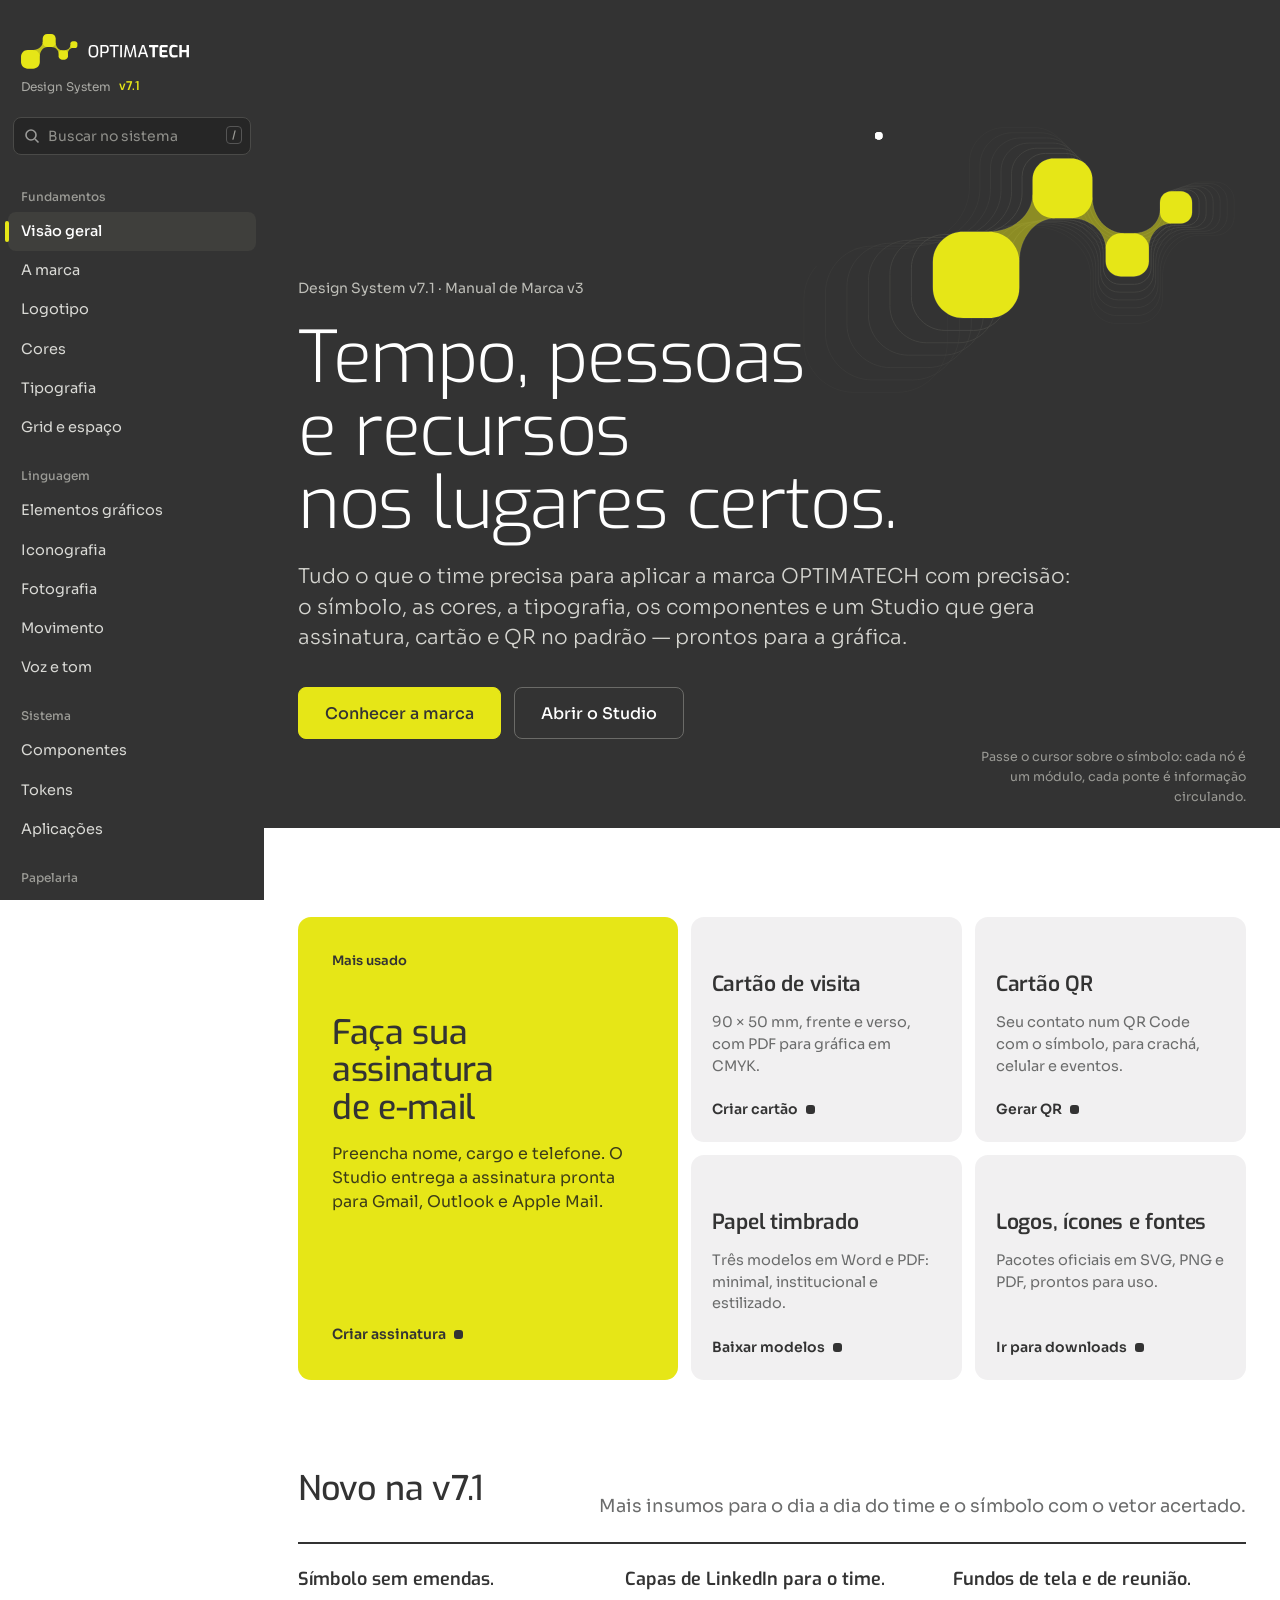
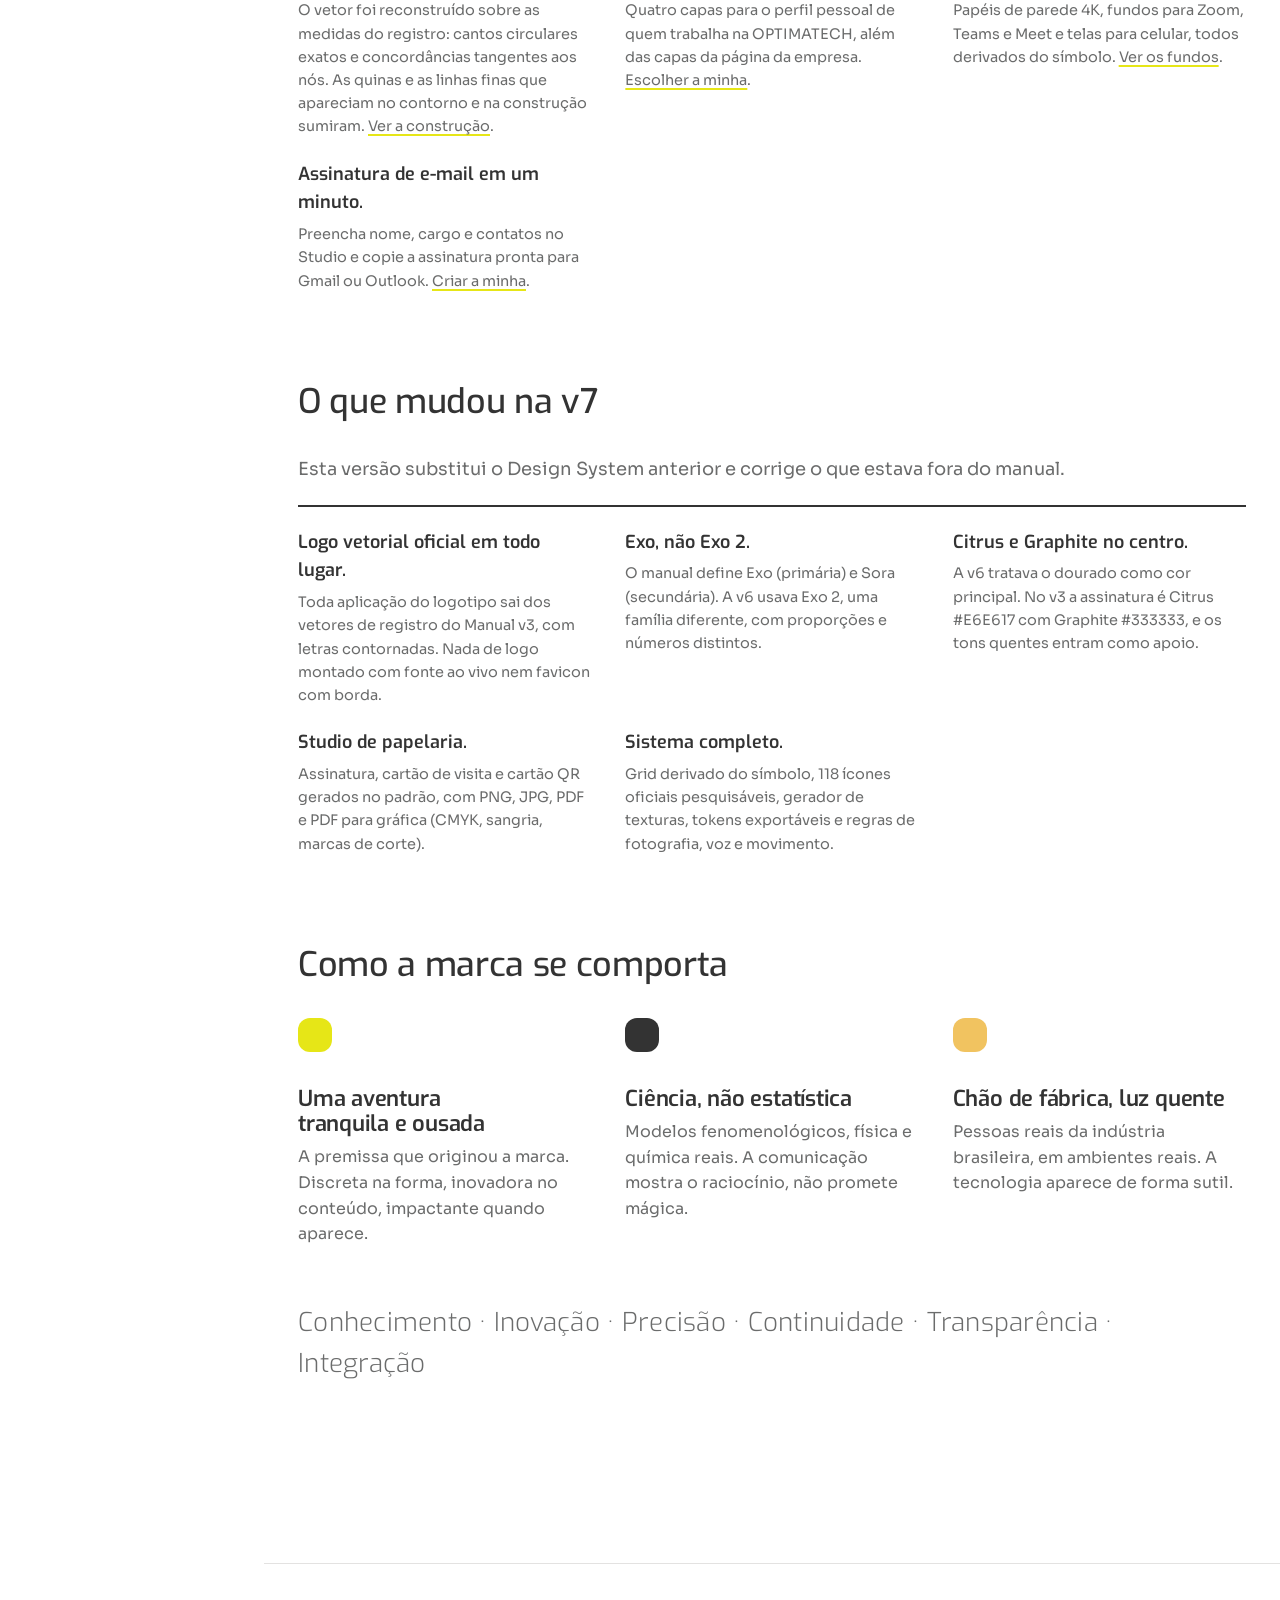
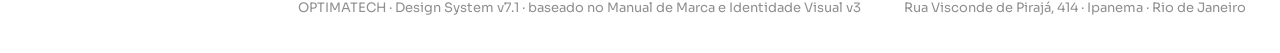
<file: index.html>
<!doctype html>
<html lang="pt-BR">
<head>
<meta charset="utf-8">
<meta name="viewport" content="width=device-width,initial-scale=1">
<title>OPTIMATECH Design System</title>
<meta name="description" content="Marca, regras e ferramentas para aplicar a identidade OPTIMATECH sem erro. Baseado no Manual de Marca v3.">
<meta name="theme-color" content="#333333">
<link rel="icon" href="assets/brand/favicon.svg" type="image/svg+xml">
<link rel="preload" href="assets/fonts/exo-latin-500-normal.woff2" as="font" type="font/woff2" crossorigin>
<link rel="preload" href="assets/fonts/sora-latin-400-normal.woff2" as="font" type="font/woff2" crossorigin>
<link rel="stylesheet" href="assets/css/tokens.css">
<link rel="stylesheet" href="assets/css/base.css">
<link rel="stylesheet" href="assets/css/ds.css">
</head>
<body>
<a class="sr-only" href="#main">Pular para o conteúdo</a>
<div class="shell">
<aside class="rail"></aside>
<div>
<header class="topbar"></header>
<main id="main">

<!-- ===================================================== INÍCIO -->
<section class="page" id="p-inicio" data-page="inicio">
  <div class="hero">
    <div class="hero__stage" id="heroStage" aria-hidden="true"></div>
    <div class="wrap hero__copy">
      <p class="hero__kicker">Design System v7.1 · Manual de Marca v3</p>
      <h1>Tempo, pessoas e recursos<br>nos lugares certos.</h1>
      <p class="hero__lead">Tudo o que o time precisa para aplicar a marca OPTIMATECH com precisão: o símbolo, as cores, a tipografia, os componentes e um Studio que gera assinatura, cartão e QR no padrão — prontos para a gráfica.</p>
      <div class="hero__cta">
        <a class="btn btn--accent btn--lg" href="#logotipo">Conhecer a marca</a>
        <a class="btn btn--ghost btn--lg" href="studio.html#assinatura">Abrir o Studio</a>
      </div>
    </div>
    <p class="hero__hint">Passe o cursor sobre o símbolo: cada nó é um módulo, cada ponte é informação circulando.</p>
  </div>

  <div class="wrap">
    <div class="sec">
      <div class="start-grid">
        <a class="start start--studio" href="studio.html#assinatura">
          <span class="start__k">Mais usado</span>
          <h3>Faça sua assinatura de e-mail</h3>
          <p>Preencha nome, cargo e telefone. O Studio entrega a assinatura pronta para Gmail, Outlook e Apple Mail.</p>
          <span class="start__go">Criar assinatura</span>
        </a>
        <a class="start" href="studio.html#cartao">
          <h3>Cartão de visita</h3>
          <p>90 × 50 mm, frente e verso, com PDF para gráfica em CMYK.</p>
          <span class="start__go">Criar cartão</span>
        </a>
        <a class="start" href="studio.html#qr">
          <h3>Cartão QR</h3>
          <p>Seu contato num QR Code com o símbolo, para crachá, celular e eventos.</p>
          <span class="start__go">Gerar QR</span>
        </a>
        <a class="start" href="#papelaria">
          <h3>Papel timbrado</h3>
          <p>Três modelos em Word e PDF: minimal, institucional e estilizado.</p>
          <span class="start__go">Baixar modelos</span>
        </a>
        <a class="start" href="#downloads">
          <h3>Logos, ícones e fontes</h3>
          <p>Pacotes oficiais em SVG, PNG e PDF, prontos para uso.</p>
          <span class="start__go">Ir para downloads</span>
        </a>
      </div>
    </div>

    <div class="sec">
      <div class="sec-head"><h2 class="h">Novo na v7.1</h2><p class="intro">Mais insumos para o dia a dia do time e o símbolo com o vetor acertado.</p></div>
      <div class="changes">
        <div><b>Símbolo sem emendas.</b><p>O vetor foi reconstruído sobre as medidas do registro: cantos circulares exatos e concordâncias tangentes aos nós. As quinas e as linhas finas que apareciam no contorno e na construção sumiram. <a href="#logotipo/construcao">Ver a construção</a>.</p></div>
        <div><b>Capas de LinkedIn para o time.</b><p>Quatro capas para o perfil pessoal de quem trabalha na OPTIMATECH, além das capas da página da empresa. <a href="#fundos">Escolher a minha</a>.</p></div>
        <div><b>Fundos de tela e de reunião.</b><p>Papéis de parede 4K, fundos para Zoom, Teams e Meet e telas para celular, todos derivados do símbolo. <a href="#fundos/reuniao">Ver os fundos</a>.</p></div>
        <div><b>Assinatura de e-mail em um minuto.</b><p>Preencha nome, cargo e contatos no Studio e copie a assinatura pronta para Gmail ou Outlook. <a href="studio.html#assinatura">Criar a minha</a>.</p></div>
      </div>
    </div>

    <div class="sec">
      <div class="sec-head"><h2 class="h">O que mudou na v7</h2><p class="intro">Esta versão substitui o Design System anterior e corrige o que estava fora do manual.</p></div>
      <div class="changes">
        <div><b>Logo vetorial oficial em todo lugar.</b><p>Toda aplicação do logotipo sai dos vetores de registro do Manual v3, com letras contornadas. Nada de logo montado com fonte ao vivo nem favicon com borda.</p></div>
        <div><b>Exo, não Exo 2.</b><p>O manual define Exo (primária) e Sora (secundária). A v6 usava Exo 2, uma família diferente, com proporções e números distintos.</p></div>
        <div><b>Citrus e Graphite no centro.</b><p>A v6 tratava o dourado como cor principal. No v3 a assinatura é Citrus #E6E617 com Graphite #333333, e os tons quentes entram como apoio.</p></div>
        <div><b>Studio de papelaria.</b><p>Assinatura, cartão de visita e cartão QR gerados no padrão, com PNG, JPG, PDF e PDF para gráfica (CMYK, sangria, marcas de corte).</p></div>
        <div><b>Sistema completo.</b><p>Grid derivado do símbolo, 118 ícones oficiais pesquisáveis, gerador de texturas, tokens exportáveis e regras de fotografia, voz e movimento.</p></div>
      </div>
    </div>

    <div class="sec">
      <div class="sec-head"><h2 class="h">Como a marca se comporta</h2></div>
      <div class="pillars">
        <div class="pillar"><span class="pillar__n" style="--c:var(--ot-citrus)"></span><h3>Uma aventura tranquila e ousada</h3><p>A premissa que originou a marca. Discreta na forma, inovadora no conteúdo, impactante quando aparece.</p></div>
        <div class="pillar"><span class="pillar__n" style="--c:var(--ot-graphite)"></span><h3>Ciência, não estatística</h3><p>Modelos fenomenológicos, física e química reais. A comunicação mostra o raciocínio, não promete mágica.</p></div>
        <div class="pillar"><span class="pillar__n" style="--c:var(--ot-sand)"></span><h3>Chão de fábrica, luz quente</h3><p>Pessoas reais da indústria brasileira, em ambientes reais. A tecnologia aparece de forma sutil.</p></div>
      </div>
      <p class="values">Conhecimento · Inovação · Precisão · Continuidade · Transparência · Integração</p>
    </div>
  </div>
</section>

<!-- ===================================================== MARCA -->
<section class="page" id="p-marca" data-page="marca">
  <header class="p-head"><svg class="p-head__trail" data-trail></svg><div class="wrap">
    <p class="crumb">Fundamentos</p>
    <h1>A marca</h1>
    <p class="lead">Por que a OPTIMATECH existe, o que o símbolo representa e como isso orienta cada peça.</p>
  </div></header>
  <div class="wrap">
    <div class="sec">
      <div class="purpose">
        <div><h2 class="h">Propósito</h2><p class="big">Contribuir com o desenvolvimento da indústria brasileira, de forma consistente e preparada para o futuro, com mais controle, conhecimento, clareza e capacidade para tomar decisões complexas.</p></div>
        <div><h3>Proposta de valor</h3><p>Automatizamos e integramos sistemas produtivos por meio do conhecimento científico, aliando modelos fenomenológicos e ciência de dados. Conduzimos as plantas industriais para operarem com menos desperdício e mais segurança, e devolvemos ao cliente tempo para o que é estratégico.</p>
        <h3>Assinatura verbal</h3><p><b class="sig">Tempo, pessoas e recursos nos lugares certos.</b><br>Slogan de apresentação: <i>Junte-se à transformação digital da indústria.</i></p></div>
      </div>
    </div>
    <div class="sec">
      <h2 class="h">O símbolo</h2>
      <p class="intro">Quatro nós de cantos arredondados ligados por pontes orgânicas. Os nós são estrutura (dados, módulos, soluções); as pontes são inteligência e informação circulando entre eles. A leitura é de molécula, de rede e de movimento ascendente.</p>
      <div class="concept">
        <div class="concept__art" id="conceptArt"></div>
        <ol class="concept__steps">
          <li data-step="nodes"><b>Nós</b><span>Estrutura, dados, informações. Hubs, módulos e soluções da plataforma.</span></li>
          <li data-step="bridges"><b>Pontes</b><span>Inteligências e informações que conectam os módulos.</span></li>
          <li data-step="merged"><b>Fusão</b><span>Juntos, formam um só fluxo: a planta operando como sistema.</span></li>
          <li data-step="trail"><b>Trilha</b><span>O contorno vira linguagem gráfica: linhas, padrões e supergráficos.</span></li>
        </ol>
      </div>
      <p class="note">A versão 2021 da marca partia do astrolábio, instrumento que dava precisão e direção aos navegadores. A v3 preserva essa ideia de guia no desconhecido e a traduz para o vocabulário da indústria química: moléculas, sensores e redes.</p>
    </div>
    <div class="sec">
      <h2 class="h">Personalidade</h2>
      <div class="traits">
        <div><h3>Discreta</h3><p>Neutra, sóbria, sem excessos. Muito branco, muito Graphite, poucas cores por peça.</p></div>
        <div><h3>Inovadora</h3><p>Forma geométrica e tecnológica, linguagem que antecipa o que a planta ainda não vê.</p></div>
        <div><h3>Impactante</h3><p>Quando o Citrus entra, ele aparece de verdade: grande, chapado, em contraste com Graphite.</p></div>
      </div>
    </div>
  </div>
</section>

<!-- ===================================================== LOGOTIPO -->
<section class="page" id="p-logotipo" data-page="logotipo">
  <header class="p-head"><svg class="p-head__trail" data-trail></svg><div class="wrap">
    <p class="crumb">Fundamentos</p>
    <h1>Logotipo</h1>
    <p class="lead">Símbolo e palavra formam a assinatura principal. Use sempre os arquivos oficiais: as letras são contornadas e a geometria não deve ser redesenhada.</p>
    <nav class="toc"><a href="#logotipo/anatomia">Anatomia</a><a href="#logotipo/construcao">Construção</a><a href="#logotipo/protecao">Área de proteção</a><a href="#logotipo/versoes">Versões</a><a href="#logotipo/cores">Cores</a><a href="#logotipo/gerador">Gerador</a><a href="#logotipo/incorreto">Usos incorretos</a><a href="#logotipo/favicon">Favicon e app</a></nav>
  </div></header>
  <div class="wrap">
    <div class="sec" id="logotipo-anatomia">
      <h2 class="h">Anatomia</h2>
      <p class="intro">Passe o cursor pelas partes para ver o papel de cada uma.</p>
      <div class="anatomy" id="anatomy">
        <div class="anatomy__art" id="anatomyArt"></div>
        <ul class="anatomy__legend">
          <li data-part="nodes"><i style="background:#333"></i><b>Nós</b> quatro quadrados com raio de 35% do lado, em proporção decrescente.</li>
          <li data-part="bridges"><i style="background:#999"></i><b>Pontes</b> curvas de transição entre nós. Podem receber tom de 80% ou 50%.</li>
          <li data-part="optima"><i style="background:#555"></i><b>OPTIMA</b> Exo Medium, contornada.</li>
          <li data-part="tech"><i style="background:#111"></i><b>TECH</b> Exo Bold, contornada. O contraste de peso é parte da marca.</li>
        </ul>
      </div>
    </div>

    <div class="sec" id="logotipo-construcao">
      <h2 class="h">Construção</h2>
      <p class="intro">O módulo <b>u</b> é o lado do menor nó. O símbolo mede 8u de largura; os demais nós crescem em progressão até o maior, que concentra o peso visual na base. Os nós usam sempre raio de 35% do próprio lado, regra que também gera os raios da interface.</p>
      <div class="build" id="buildArt"></div>
      <p class="cap">Em laranja, as seis concordâncias que ligam os nós. Cada uma é um quarto de elipse que nasce e termina tangente a um lado reto (os pontos marcam as doze tangências), por isso o contorno corre sem quinas. A geometria é gerada por <code>tools/build-geometry.mjs</code>; não redesenhe à mão.</p>
    </div>

    <div class="sec" id="logotipo-protecao">
      <h2 class="h">Área de proteção e tamanho mínimo</h2>
      <div class="grid g2">
        <div><div class="clear" id="clearArt"></div><p class="cap">Mantenha 2u livres em todos os lados. Nenhum texto, borda ou imagem entra nessa área.</p></div>
        <div class="minsizes" id="minSizes"></div>
      </div>
    </div>

    <div class="sec" id="logotipo-versoes">
      <h2 class="h">Versões</h2>
      <p class="intro">A assinatura horizontal é a preferencial. O símbolo isolado entra quando a marca já está presente no contexto ou o espaço é pequeno. As variações de símbolo existem para linguagem gráfica, não para substituir o logo.</p>
      <div class="versions" id="versions"></div>
      <h3>Variações do símbolo</h3>
      <div class="symvars" id="symVars"></div>
    </div>

    <div class="sec" id="logotipo-cores">
      <div class="sec-head"><h2 class="h">Versões cromáticas</h2><p class="intro">As combinações aprovadas no manual. Clique para baixar SVG ou PNG.</p></div>
      <div class="variants" id="variants"></div>
    </div>

    <div class="sec" id="logotipo-gerador">
      <h2 class="h">Gerador de logo</h2>
      <p class="intro">Monte exatamente o arquivo que você precisa, dentro das combinações aprovadas.</p>
      <div class="lgen">
        <div class="lgen__preview" id="lgPrev"></div>
        <div class="lgen__ctrl">
          <div class="field"><label>Formato</label><div class="seg" data-lg="layout"><button aria-pressed="true" value="horizontal">Horizontal</button><button value="symbol">Símbolo</button><button value="app">Ícone de app</button></div></div>
          <div class="field"><label>Combinação</label><select class="select" id="lgVariant"></select></div>
          <div class="field"><label>Pontes</label><div class="seg" data-lg="bridge"><button aria-pressed="true" value="solid">Sólidas</button><button value="tint">Tom 80%</button></div></div>
          <div class="field"><label>Área de proteção</label><div class="seg" data-lg="pad"><button value="0">Justo</button><button aria-pressed="true" value="2">2u</button><button value="3">3u</button></div></div>
          <div class="field"><label>Fundo no arquivo</label><div class="seg" data-lg="bg"><button aria-pressed="true" value="1">Com fundo</button><button value="0">Transparente</button></div></div>
          <div class="field"><label for="lgW">Largura do PNG (px)</label><input class="input" id="lgW" type="number" value="2000" min="64" max="8000" step="10"></div>
          <div class="lgen__btns"><button class="btn" id="lgSvg">Baixar SVG</button><button class="btn btn--ghost" id="lgPng">Baixar PNG</button><button class="btn btn--ghost" id="lgCopy">Copiar SVG</button></div>
        </div>
      </div>
    </div>

    <div class="sec" id="logotipo-incorreto">
      <h2 class="h">Usos incorretos</h2>
      <p class="intro">Os erros mais comuns que encontramos em materiais antigos. Se precisar de algo fora das regras, fale com o marketing antes.</p>
      <div class="donts" id="donts"></div>
    </div>

    <div class="sec" id="logotipo-favicon">
      <h2 class="h">Favicon e ícone de app</h2>
      <p class="intro">Tile Graphite com o símbolo centralizado, cantos de 9% do lado. Citrus é a versão principal; laranja e branco são alternativas aprovadas.</p>
      <div class="apps" id="apps"></div>
    </div>
  </div>
</section>

<!-- ===================================================== CORES -->
<section class="page" id="p-cores" data-page="cores">
  <header class="p-head"><svg class="p-head__trail" data-trail></svg><div class="wrap">
    <p class="crumb">Fundamentos</p>
    <h1>Cores</h1>
    <p class="lead">A paleta nasce do chão de fábrica: cinzas sóbrios, aço e o amarelo das sinalizações. Clique em qualquer valor para copiar.</p>
    <nav class="toc"><a href="#cores/primarias">Primárias</a><a href="#cores/neutros">Neutros</a><a href="#cores/quentes">Quentes</a><a href="#cores/solucoes">Soluções</a><a href="#cores/proporcao">Proporção</a><a href="#cores/contraste">Contraste</a><a href="#cores/campanha">Paleta de campanha</a></nav>
  </div></header>
  <div class="wrap">
    <div class="sec" id="cores-primarias"><h2 class="h">Primárias</h2><p class="intro">Citrus, Graphite e branco são a assinatura cromática. Citrus é sinal: entra para chamar atenção, nunca como cor de texto sobre branco.</p><div class="sw-hero" id="swPrimary"></div></div>
    <div class="sec" id="cores-neutros"><h2 class="h">Neutros de fábrica</h2><p class="intro">Fundos, textos e estrutura. Gelo para fundos claros, Iron e Steel para texto secundário, Graphite para texto principal.</p><div class="sw-row" id="swNeutral"></div></div>
    <div class="sec" id="cores-quentes"><h2 class="h">Quentes</h2><p class="intro">A luz de fim de tarde na planta. Areia, âmbar e bronze aquecem fundos, gradientes e fotografias; laranja é acento de alerta e destaque.</p><div class="sw-row" id="swWarm"></div></div>
    <div class="sec" id="cores-solucoes"><h2 class="h">Cores das soluções</h2><p class="intro">Cada frente de produto tem uma cor de identificação para tags, ícones e capas. Use apenas para diferenciar soluções.</p><div class="sol-row" id="swSol"></div></div>
    <div class="sec" id="cores-proporcao"><h2 class="h">Proporção</h2><p class="intro">Uma peça institucional típica: muito respiro claro, Graphite estruturando, Citrus em um único ponto de atenção.</p><div class="ratio" id="ratio"></div><p class="cap">Referência de uso, não fórmula. Peças de campanha podem inverter a dominância (fundo Citrus com elementos Graphite).</p></div>
    <div class="sec" id="cores-contraste"><h2 class="h">Contraste de texto</h2><p class="intro">Combinações calculadas pela WCAG 2.2. Para texto corrido, use apenas AA ou AAA.</p><div class="tbl-wrap"><table class="t contrast" id="contrast"></table></div></div>
    <div class="sec" id="cores-campanha"><h2 class="h">Paleta de campanha</h2><p class="intro">O manual prevê uma extensão vibrante para campanhas, eventos e sub-marcas. Não use em materiais institucionais nem combine mais de duas destas cores na mesma peça.</p><div class="camp" id="swCamp"></div></div>
  </div>
</section>

<!-- ===================================================== TIPOGRAFIA -->
<section class="page" id="p-tipografia" data-page="tipografia">
  <header class="p-head"><svg class="p-head__trail" data-trail></svg><div class="wrap">
    <p class="crumb">Fundamentos</p>
    <h1>Tipografia</h1>
    <p class="lead">Exo dá a voz da marca: geométrica, precisa, tecnológica. Sora garante leitura confortável em telas. A escala segue Fibonacci.</p>
  </div></header>
  <div class="wrap">
    <div class="sec">
      <div class="faces">
        <article class="face face--exo">
          <div class="face__glyph">Aa</div>
          <div><h2 class="h">Exo</h2><p class="role">Primária · títulos, números, destaques, marca</p>
          <p>Escolhida por representar clareza, neutralidade e sofisticação. É a família do logotipo (OPTIMA em Medium, TECH em Bold). Use em títulos, chamadas, números de impacto e nomes de soluções.</p>
          <div class="weights" data-font="Exo" data-w="300,400,500,600,700,800"></div></div>
        </article>
        <article class="face face--sora">
          <div class="face__glyph">Aa</div>
          <div><h2 class="h">Sora</h2><p class="role">Secundária · texto corrido, interface, legendas</p>
          <p>Geométrica com formas abertas e bom espaçamento interno, feita para telas. Disponível no Google Fonts (código aberto), o que garante a mesma aparência em sites, produtos e sistemas.</p>
          <div class="weights" data-font="Sora" data-w="200,300,400,600,700,800"></div></div>
        </article>
      </div>
    </div>
    <div class="sec">
      <h2 class="h">Escala</h2>
      <p class="intro">8 · 13 · 21 · 34 · 55 · 89. Cada degrau é o anterior multiplicado pela razão áurea (1,618).</p>
      <div class="scale" id="typeScale"></div>
    </div>
    <div class="sec">
      <h2 class="h">Hierarquia em uso</h2>
      <div class="hier">
        <div class="hier__demo">
          <p class="hd-date">Março / 2026</p>
          <h3 class="hd-title">Alta Performance Operacional<br>para a <b>Indústria Brasileira</b></h3>
          <p class="hd-body">Gêmeos digitais fenomenológicos e inteligência artificial para otimizar processos industriais complexos. Do mineral ao metal, do petróleo à energia: ciência, não estatística.</p>
          <div class="hd-kpis"><div><b>480x</b><span>mais rápido que análise laboratorial</span></div><div><b>16+</b><span>clientes industriais ativos</span></div><div><b>1 min</b><span>de atualização do gêmeo digital</span></div></div>
        </div>
        <ul class="hier__rules">
          <li><b>Título em dois pesos.</b> Exo Light ou Regular para o contexto, Bold para a ideia-chave, como no logotipo.</li>
          <li><b>Números em Exo.</b> Indicadores grandes, legenda curta em Sora logo abaixo.</li>
          <li><b>Texto corrido em Sora</b> Light ou Regular, 16 a 21 px na tela, até 70 caracteres por linha.</li>
          <li><b>Caixa alta só no logotipo.</b> Títulos e botões usam caixa de frase.</li>
        </ul>
      </div>
    </div>
    <div class="sec">
      <h2 class="h">Teste a tipografia</h2>
      <div class="tester">
        <div class="tester__bar">
          <div class="seg" data-tt="font"><button aria-pressed="true" value="Exo">Exo</button><button value="Sora">Sora</button></div>
          <label>Peso <input type="range" id="ttW" min="200" max="800" step="100" value="500"></label>
          <label>Tamanho <input type="range" id="ttS" min="13" max="144" value="55"></label>
          <span class="tester__val" id="ttVal">Exo 500 · 55 px</span>
        </div>
        <div class="tester__out" id="ttOut" contenteditable="true" spellcheck="false">Fábricas complexas não precisam operar no escuro.</div>
      </div>
    </div>
    <div class="sec">
      <h2 class="h">Quando a fonte não estiver disponível</h2>
      <p>No PowerPoint, Word e e-mail sem as fontes instaladas, use <b>Arial</b> como substituta (títulos em negrito, texto regular). Instale Exo e Sora a partir da página de downloads para ter a marca completa. Nunca substitua o logotipo por texto digitado.</p>
      <p class="note">O manual v3 cita a Neue Haas Grotesk em um parágrafo da página de Exo. Como é uma fonte comercial sem licença registrada aqui, ela não entra no sistema até o marketing confirmar a intenção e a licença.</p>
    </div>
  </div>
</section>

<!-- ===================================================== GRID -->
<section class="page" id="p-grid" data-page="grid">
  <header class="p-head"><svg class="p-head__trail" data-trail></svg><div class="wrap">
    <p class="crumb">Fundamentos</p>
    <h1>Grid e espaço</h1>
    <p class="lead">O mesmo raciocínio que constrói o símbolo organiza as páginas: módulo, proporção áurea e cantos de 35%.</p>
  </div></header>
  <div class="wrap">
    <div class="sec"><h2 class="h">Espaçamento</h2><p class="intro">Escala Fibonacci em pixels. Use os degraus vizinhos para relacionar elementos e saltos maiores para separar blocos.</p><div class="space" id="spaceScale"></div></div>
    <div class="sec"><h2 class="h">Raios</h2><p class="intro">Os nós do símbolo têm raio igual a 35% do lado. Em elementos de interface, que são retangulares, o raio vem de uma escala fixa; em formas quadradas gráficas (tiles, blocos, máscaras de foto), aplique 35%.</p><div class="radii" id="radii"></div></div>
    <div class="sec"><h2 class="h">Grids de layout</h2><div class="layouts" id="layouts"></div></div>
  </div>
</section>

<!-- ===================================================== ELEMENTOS -->
<section class="page" id="p-elementos" data-page="elementos">
  <header class="p-head"><svg class="p-head__trail" data-trail></svg><div class="wrap">
    <p class="crumb">Linguagem</p>
    <h1>Elementos gráficos</h1>
    <p class="lead">Supergráficos, trilhas, padrões e blocos derivados do símbolo. Ajuste cor e escala e baixe em SVG ou PNG para apresentações, posts e ambientação.</p>
  </div></header>
  <div class="wrap">
    <div class="sec">
      <div class="tex" id="tex">
        <div class="tex__tabs seg" id="texTabs"></div>
        <div class="tex__body">
          <div class="tex__preview" id="texPrev"></div>
          <div class="tex__ctrl">
            <p class="tex__desc" id="texDesc"></p>
            <div class="field"><label>Combinação</label><div class="tex__pal" id="texPal"></div></div>
            <div class="field"><label for="texScale">Escala</label><input type="range" id="texScale" min="40" max="260" value="100"></div>
            <div class="field"><label for="texSeed">Variação</label><input type="range" id="texSeed" min="1" max="40" value="7"></div>
            <div class="field"><label>Formato</label><div class="seg" id="texFmt"><button aria-pressed="true" value="1920x1080">16:9</button><button value="1080x1080">1:1</button><button value="1080x1350">4:5</button><button value="1080x1920">9:16</button><button value="2480x3508">A4</button></div></div>
            <div class="lgen__btns"><button class="btn" id="texSvg">Baixar SVG</button><button class="btn btn--ghost" id="texPng">Baixar PNG</button></div>
          </div>
        </div>
      </div>
    </div>
    <div class="sec">
      <h2 class="h">Regras de uso</h2>
      <div class="grid g3 rules">
        <div><h3>Um elemento por peça</h3><p>Escolha um recurso (trilha, padrão ou supergráfico) e deixe ele trabalhar. Combinar vários tira a força da marca.</p></div>
        <div><h3>Gradiente só no símbolo</h3><p>Efeitos metalizados e gradientes podem ser aplicados ao símbolo sobre fundo claro ou escuro, nunca ao logotipo completo nem sobre fotos.</p></div>
        <div><h3>Cortes intencionais</h3><p>O supergráfico sai da página em pelo menos dois lados. Um corte tímido parece erro de diagramação.</p></div>
      </div>
    </div>
  </div>
</section>

<!-- ===================================================== ICONOGRAFIA -->
<section class="page" id="p-iconografia" data-page="iconografia">
  <header class="p-head"><svg class="p-head__trail" data-trail></svg><div class="wrap">
    <p class="crumb">Linguagem</p>
    <h1>Iconografia</h1>
    <p class="lead">118 ícones oficiais em traço técnico, monocromáticos. Busque, troque a cor e baixe em SVG ou PNG.</p>
  </div></header>
  <div class="wrap">
    <div class="sec">
      <div class="ic-bar">
        <input class="input" id="icQ" type="search" placeholder="Buscar ícone: energia, dados, equipe…" aria-label="Buscar ícone">
        <div class="seg" id="icCat"></div>
        <div class="ic-colors" id="icColors" aria-label="Cor dos ícones"></div>
        <label class="ic-size">Tamanho <input type="range" id="icSize" min="32" max="96" value="56"></label>
      </div>
      <p class="ic-count" id="icCount"></p>
      <div class="ic-grid" id="icGrid"></div>
    </div>
    <div class="sec">
      <h2 class="h">Regras</h2>
      <div class="grid g3 rules">
        <div><h3>Uma cor</h3><p>Graphite sobre claro, branco ou Citrus sobre Graphite. Não preencha áreas internas nem aplique duas cores.</p></div>
        <div><h3>A partir de 24 px</h3><p>Abaixo disso os detalhes de traço se perdem. Em interfaces pequenas, prefira ícones de sistema simples.</p></div>
        <div><h3>Ícone acompanha texto</h3><p>Em diagramas e cards, o ícone ilustra um rótulo; ele não substitui a palavra.</p></div>
      </div>
    </div>
  </div>
  <div class="drawer" id="icDrawer" hidden>
    <div class="drawer__in">
      <button class="drawer__x" id="icX" aria-label="Fechar">×</button>
      <div class="drawer__art" id="icArt"></div>
      <h3 id="icName"></h3><p class="cap" id="icMeta"></p>
      <div class="lgen__btns"><button class="btn" id="icDlSvg">Baixar SVG</button><button class="btn btn--ghost" id="icDlPng">Baixar PNG 512</button><button class="btn btn--ghost" id="icCopy">Copiar SVG</button></div>
    </div>
  </div>
</section>

<!-- ===================================================== FOTOGRAFIA -->
<section class="page" id="p-fotografia" data-page="fotografia">
  <header class="p-head"><svg class="p-head__trail" data-trail></svg><div class="wrap">
    <p class="crumb">Linguagem</p>
    <h1>Fotografia</h1>
    <p class="lead">Pessoas reais da indústria brasileira, máquinas reais dos nossos setores, luz quente. O cliente precisa reconhecer a própria planta na imagem.</p>
  </div></header>
  <div class="wrap">
    <div class="sec">
      <div class="photo-mosaic" id="photoMosaic"></div>
    </div>
    <div class="sec">
      <h2 class="h">Direção</h2>
      <div class="grid g2 rules">
        <div><h3>O humano em primeiro plano</h3><p>Operador, engenheira, gerente de processo. Rostos, mãos, olhar atento. A tecnologia aparece de forma sutil, num tablet ou numa tela ao fundo.</p></div>
        <div><h3>Luz de fim de tarde</h3><p>Âmbar, cobre e areia. O quente é a marca. Evite azul frio dominante; se a cena for noturna, mantenha pontos de luz quente.</p></div>
        <div><h3>Equipamento verdadeiro</h3><p>Alto-forno, disco pelotizador, coluna de destilação, evaporador. Cada setor reconhece suas máquinas; maquinário genérico enfraquece a mensagem.</p></div>
        <div><h3>Brasil, não banco de imagem</h3><p>Pessoas e ambientes brasileiros e latino-americanos, sem pose de estúdio, sem sorriso para a câmera fora de contexto.</p></div>
      </div>
    </div>
    <div class="sec">
      <h2 class="h">Tratamento com a marca</h2>
      <p class="intro">Arraste para comparar a foto original com o tratamento em duotone Graphite e Citrus, usado em capas e chamadas fortes.</p>
      <div class="duo" id="duo"><img src="assets/img/foto/engenheira-tablet-forno.jpg" alt="Engenheira com tablet diante de um forno industrial"><div class="duo__fx"><img src="assets/img/foto/engenheira-tablet-forno.jpg" alt=""></div><input type="range" min="0" max="100" value="50" aria-label="Comparar tratamento"><span class="duo__h"></span></div>
      <div class="grid g3" style="margin-top:var(--s-6)">
        <figure class="do"><div class="ph" style="background-image:url(assets/img/foto/pelotizacao-forno-grelha.jpg)"><span class="ph__logo" data-logo="white"></span></div><figcaption>Logo branco chapado, no canto com área livre.</figcaption></figure>
        <figure class="dont"><div class="ph" style="background-image:url(assets/img/foto/pelotizacao-forno-grelha.jpg)"><span class="ph__logo ph__logo--mid" data-logo="citrus"></span></div><figcaption>Logo colorido sobre área de imagem movimentada.</figcaption></figure>
        <figure class="dont"><div class="ph ph--cold" style="background-image:url(assets/img/foto/operador-sala-controle-calma.jpg)"></div><figcaption>Filtro azul frio. Contraria a temperatura da marca.</figcaption></figure>
      </div>
    </div>
  </div>
</section>

<!-- ===================================================== MOVIMENTO -->
<section class="page" id="p-movimento" data-page="movimento">
  <header class="p-head"><svg class="p-head__trail" data-trail></svg><div class="wrap">
    <p class="crumb">Linguagem</p>
    <h1>Movimento</h1>
    <p class="lead">A marca se move como um processo bem controlado: entra com fluidez, encaixa com precisão e nunca balança sem motivo.</p>
  </div></header>
  <div class="wrap">
    <div class="sec">
      <div class="motion" id="motionDemos"></div>
    </div>
    <div class="sec">
      <h2 class="h">Curvas e durações</h2>
      <div class="grid g2">
        <div class="easing" id="easing"></div>
        <div><div class="tbl-wrap"><table class="t"><thead><tr><th>Token</th><th>Valor</th><th>Uso</th></tr></thead><tbody>
          <tr><td><code>--t-fast</code></td><td>130 ms</td><td>Hover, foco, toggles</td></tr>
          <tr><td><code>--t-base</code></td><td>210 ms</td><td>Abrir menus, trocar abas</td></tr>
          <tr><td><code>--t-slow</code></td><td>550 ms</td><td>Entrada de página, painéis</td></tr>
          <tr><td><code>--t-scene</code></td><td>890 ms</td><td>Assinatura animada, aberturas de vídeo</td></tr>
          <tr><td><code>--ease-flow</code></td><td>cubic-bezier(.22,.8,.2,1)</td><td>Entradas e transições</td></tr>
          <tr><td><code>--ease-snap</code></td><td>cubic-bezier(.5,0,.2,1.4)</td><td>Encaixe de nós, confirmações</td></tr>
        </tbody></table></div>
        <p class="cap" style="margin-top:var(--s-4)">Respeite a preferência de movimento reduzido do sistema: os tokens zeram automaticamente.</p></div>
      </div>
    </div>
  </div>
</section>

<!-- ===================================================== VOZ -->
<section class="page" id="p-voz" data-page="voz">
  <header class="p-head"><svg class="p-head__trail" data-trail></svg><div class="wrap">
    <p class="crumb">Linguagem</p>
    <h1>Voz e tom</h1>
    <p class="lead">Falamos como engenheiros que explicam bem: autoridade técnica sem jargão, números concretos, nenhum exagero.</p>
  </div></header>
  <div class="wrap">
    <div class="sec">
      <div class="voice">
        <div><h3>Somos</h3><ul><li>Precisos e concretos</li><li>Calmos diante de problemas complexos</li><li>Curiosos e científicos</li><li>Parceiros do chão de fábrica</li></ul></div>
        <div><h3>Não somos</h3><ul><li>Vagos ou promocionais</li><li>Alarmistas</li><li>Herméticos, cheios de siglas</li><li>Distantes, de consultoria de slide</li></ul></div>
      </div>
    </div>
    <div class="sec">
      <h2 class="h">Chamadas que funcionam</h2>
      <p class="intro">Frases do manual v3. Curtas, com um problema real e uma resposta verificável.</p>
      <div class="lines" id="lines"></div>
    </div>
    <div class="sec">
      <h2 class="h">Reescrevendo</h2>
      <div class="rewrite" id="rewrite"></div>
    </div>
    <div class="sec">
      <h2 class="h">Vocabulário</h2>
      <div class="tbl-wrap"><table class="t"><thead><tr><th>Prefira</th><th>Evite</th><th>Por quê</th></tr></thead><tbody>
        <tr><td>Modelagem fenomenológica, física e química reais</td><td>IA que aprende sozinha, caixa-preta</td><td>Nosso diferencial é ciência aplicada, não estatística opaca.</td></tr>
        <tr><td>Gêmeo digital (digital twin na primeira menção em inglês)</td><td>Réplica virtual, avatar da planta</td><td>Termo consolidado no mercado e nos nossos materiais.</td></tr>
        <tr><td>480x mais rápido que a análise laboratorial</td><td>+47% de eficiência</td><td>Número concreto, com referência, convence mais que percentual solto.</td></tr>
        <tr><td>Plataforma Master: Middler, Motor, Monitor</td><td>Planos Básico, Intermediário, Avançado</td><td>Mostramos arquitetura e funcionalidades, não pacotes.</td></tr>
        <tr><td>Planta, operação, processo</td><td>Negócio, ecossistema, jornada</td><td>Falamos a língua de quem opera.</td></tr>
      </tbody></table></div>
    </div>
  </div>
</section>

<!-- ===================================================== COMPONENTES -->
<section class="page" id="p-componentes" data-page="componentes">
  <header class="p-head"><svg class="p-head__trail" data-trail></svg><div class="wrap">
    <p class="crumb">Sistema</p>
    <h1>Componentes</h1>
    <p class="lead">Blocos de interface prontos para o site, apresentações HTML e ferramentas internas. Copie o código e use com os tokens.</p>
    <nav class="toc" id="compToc"></nav>
  </div></header>
  <div class="wrap" id="components"></div>
</section>

<!-- ===================================================== TOKENS -->
<section class="page" id="p-tokens" data-page="tokens">
  <header class="p-head"><svg class="p-head__trail" data-trail></svg><div class="wrap">
    <p class="crumb">Sistema</p>
    <h1>Tokens</h1>
    <p class="lead">Os valores de cor, tipo, espaço, raio e movimento num formato que desenvolvedores e ferramentas leem direto.</p>
    <div class="p-meta"><button class="btn btn--sm" data-export="css">Baixar CSS</button><button class="btn btn--sm btn--ghost" data-export="json">Baixar JSON</button><button class="btn btn--sm btn--ghost" data-export="scss">Baixar SCSS</button><button class="btn btn--sm btn--ghost" data-export="tailwind">Baixar Tailwind</button></div>
  </div></header>
  <div class="wrap"><div class="sec"><div class="tbl-wrap"><table class="t" id="tokTable"></table></div></div></div>
</section>

<!-- ===================================================== APLICAÇÕES -->
<section class="page" id="p-aplicacoes" data-page="aplicacoes">
  <header class="p-head"><svg class="p-head__trail" data-trail></svg><div class="wrap">
    <p class="crumb">Sistema</p>
    <h1>Aplicações</h1>
    <p class="lead">Referências do Manual v3 mostrando a marca em uso. Use como direção de arte, não como template para copiar.</p>
  </div></header>
  <div class="wrap"><div class="sec" id="apps-gallery"></div></div>
  <div class="lightbox" id="lightbox" hidden><button aria-label="Fechar">×</button><img alt=""><p></p></div>
</section>

<!-- ===================================================== PAPELARIA -->
<section class="page" id="p-papelaria" data-page="papelaria">
  <header class="p-head"><svg class="p-head__trail" data-trail></svg><div class="wrap">
    <p class="crumb">Papelaria</p>
    <h1>Papel timbrado</h1>
    <p class="lead">Três modelos A4 na nova marca. O arquivo Word abre pronto para escrever: a arte fica no cabeçalho, atrás do texto, e se repete em todas as páginas.</p>
  </div></header>
  <div class="wrap">
    <div class="sec"><div class="lh" id="letterheads"><p class="cap">Carregando modelos…</p></div></div>
    <div class="sec">
      <h2 class="h">Como usar</h2>
      <div class="grid g3 rules">
        <div><h3>Word (.docx)</h3><p>Abra, escreva no corpo e salve com outro nome. Para criar sempre a partir do modelo, use o arquivo .dotx.</p></div>
        <div><h3>PDF</h3><p>Para imprimir a folha em branco na gráfica ou anexar como fundo em outros programas.</p></div>
        <div><h3>Impressão no escritório</h3><p>Imprima em A4 75 a 90 g/m², escala 100%. Impressoras domésticas não imprimem até a borda: o modelo já respeita essa margem.</p></div>
      </div>
      <div class="studio-cta dark">
        <div><h3>Cartão, assinatura e QR</h3><p>A papelaria pessoal é gerada no Studio com os seus dados.</p></div>
        <div class="lgen__btns"><a class="btn btn--accent" href="studio.html#cartao">Criar cartão de visita</a><a class="btn btn--ghost" href="studio.html#assinatura">Criar assinatura</a></div>
      </div>
    </div>
  </div>
</section>

<!-- ===================================================== DOWNLOADS -->
<section class="page" id="p-fundos" data-page="fundos">
  <header class="p-head"><svg class="p-head__trail" data-trail></svg><div class="wrap">
    <p class="crumb">Papelaria</p>
    <h1>Fundos e capas</h1>
    <p class="lead">A marca na tela de quem faz a OPTIMATECH: capa do LinkedIn, fundo de reunião, papel de parede e celular. Clique em uma imagem para ampliar ou baixe direto.</p>
  </div></header>
  <div class="wrap">
    <div class="sec" id="fundos-linkedin">
      <div class="sec-head"><h2 class="h">Capas de LinkedIn para o time</h2><p class="intro">Quatro versões para o seu perfil pessoal. Escolha a que combina com você; todas levam o logotipo e a assinatura da marca.</p></div>
      <div class="bgs bgs--cover" id="bgColab"><p class="cap">Carregando capas…</p></div>
      <p class="cap">A foto de perfil cobre o canto inferior esquerdo (círculo tracejado na prévia). Por isso logotipo e assinatura ficam à direita. Arquivo em 3168 × 792 px, o dobro da medida do LinkedIn, para manter a nitidez.</p>
    </div>
    <div class="sec" id="fundos-empresa">
      <div class="sec-head"><h2 class="h">Capas da página da empresa</h2><p class="intro">Para a página institucional da OPTIMATECH. Uso do marketing.</p></div>
      <div class="bgs bgs--cover" id="bgEmp"></div>
    </div>
    <div class="sec" id="fundos-reuniao">
      <div class="sec-head"><h2 class="h">Fundos de reunião</h2><p class="intro">1920 × 1080 px para Zoom, Teams e Google Meet. O logotipo fica no canto superior esquerdo, fora da área do rosto.</p></div>
      <div class="bgs" id="bgMeet"></div>
      <h3 class="h" style="margin-top:var(--s-6)">Ambientes</h3>
      <p class="intro">As cenas fotográficas da identidade, para quando a reunião pede um cenário.</p>
      <div class="bgs" id="bgAmb"></div>
    </div>
    <div class="sec" id="fundos-desktop">
      <div class="sec-head"><h2 class="h">Papéis de parede</h2><p class="intro">3840 × 2160 px (4K). Servem em qualquer monitor 16:9.</p></div>
      <div class="bgs" id="bgDesk"></div>
    </div>
    <div class="sec" id="fundos-celular">
      <div class="sec-head"><h2 class="h">Celular</h2><p class="intro">1290 × 2796 px para tela de bloqueio e de início.</p></div>
      <div class="bgs bgs--phone" id="bgCel"></div>
    </div>
    <div class="sec">
      <h2 class="h">Como aplicar</h2>
      <div class="grid g3 rules">
        <div><h3>LinkedIn</h3><p>No seu perfil, clique no lápis sobre a capa atual, envie o arquivo e confirme sem recortar.</p></div>
        <div><h3>Zoom, Teams e Meet</h3><p>Zoom: Configurações, Plano de fundo e efeitos, botão +. Teams: Mais, Efeitos de vídeo, Adicionar novo. Meet: Aplicar efeitos visuais, Fazer upload. Se o logotipo aparecer invertido para você, desmarque “Espelhar meu vídeo”; os outros veem certo.</p></div>
        <div><h3>Não altere</h3><p>Não recorte, não estique e não aplique filtros. Precisa de outra medida ou de uma versão com o nome de um evento? Peça ao marketing.</p></div>
      </div>
      <div class="studio-cta dark">
        <div><h3>Tudo de uma vez</h3><p>Os pacotes completos de capas e fundos estão em Downloads.</p></div>
        <div class="lgen__btns"><a class="btn btn--accent" href="downloads/optimatech-linkedin-capas.zip" download>Capas (.zip)</a><a class="btn btn--ghost" href="downloads/optimatech-fundos-de-tela.zip" download>Fundos (.zip)</a></div>
      </div>
    </div>
  </div>
  <div class="lightbox" id="lightboxBg" hidden><button aria-label="Fechar">×</button><img alt=""><p></p></div>
</section>

<section class="page" id="p-downloads" data-page="downloads">
  <header class="p-head"><svg class="p-head__trail" data-trail></svg><div class="wrap">
    <p class="crumb">Papelaria</p>
    <h1>Downloads</h1>
    <p class="lead">Pacotes oficiais da marca. Ao baixar, você concorda em usar os arquivos conforme este Design System.</p>
  </div></header>
  <div class="wrap"><div class="sec"><div class="dl" id="dlList"><p class="cap">Carregando pacotes…</p></div></div></div>
</section>

<footer class="foot"><div class="wrap"><span>OPTIMATECH · Design System v7.1 · baseado no Manual de Marca e Identidade Visual v3</span><span>Rua Visconde de Pirajá, 414 · Ipanema · Rio de Janeiro</span></div></footer>
</main>
</div>
</div>
<script src="assets/js/brand.js"></script>
<script src="assets/js/shell.js"></script>
<script src="assets/js/icons.js" defer></script>
<script src="assets/js/app.js" defer></script>
</body>
</html>
</file>
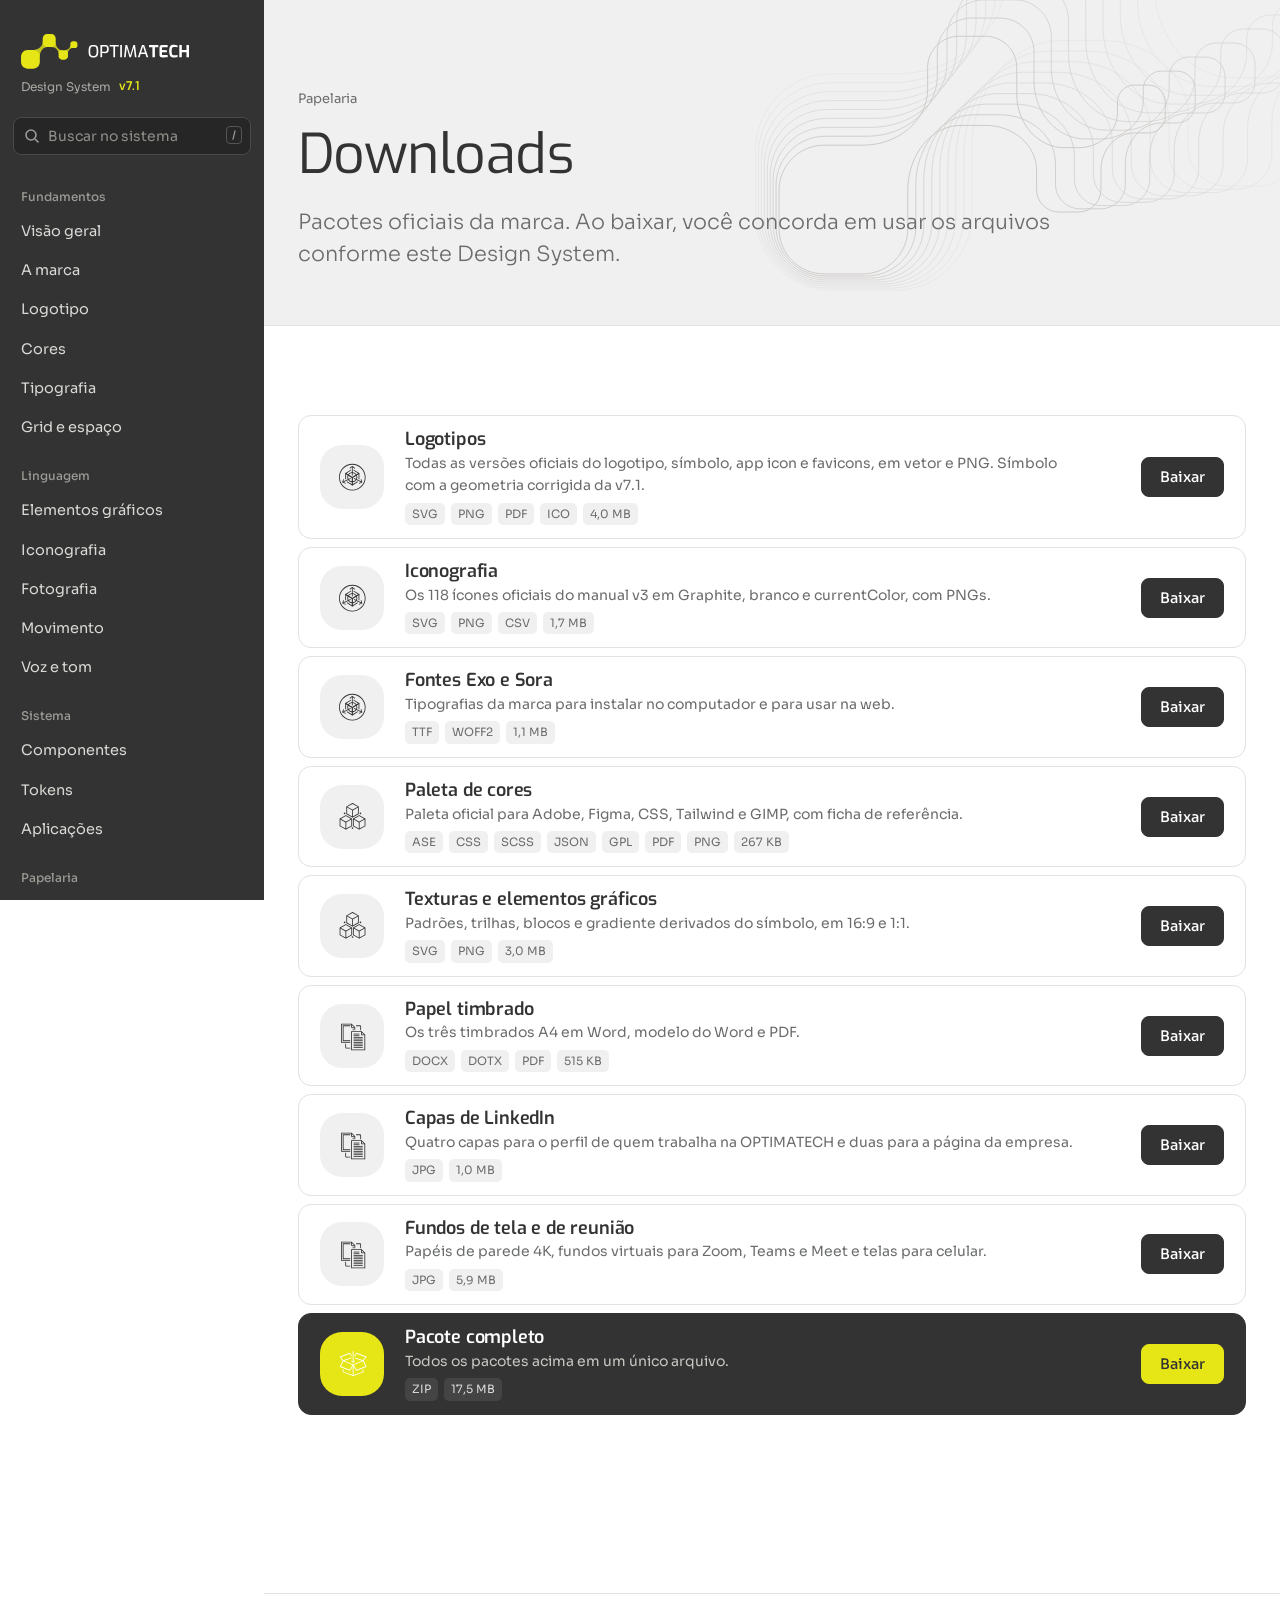
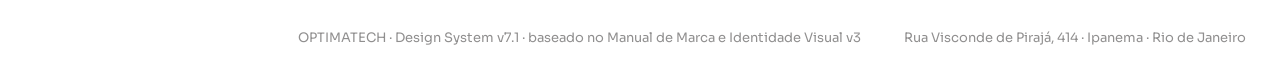
<file: assets.html>
<!doctype html><meta charset="utf-8"><title>OPTIMATECH Design System</title><meta http-equiv="refresh" content="0;url=index.html#downloads"><link rel="canonical" href="index.html#downloads"><script>location.replace("index.html#downloads")</script><a href="index.html#downloads">Ir para a nova página</a>
</file>
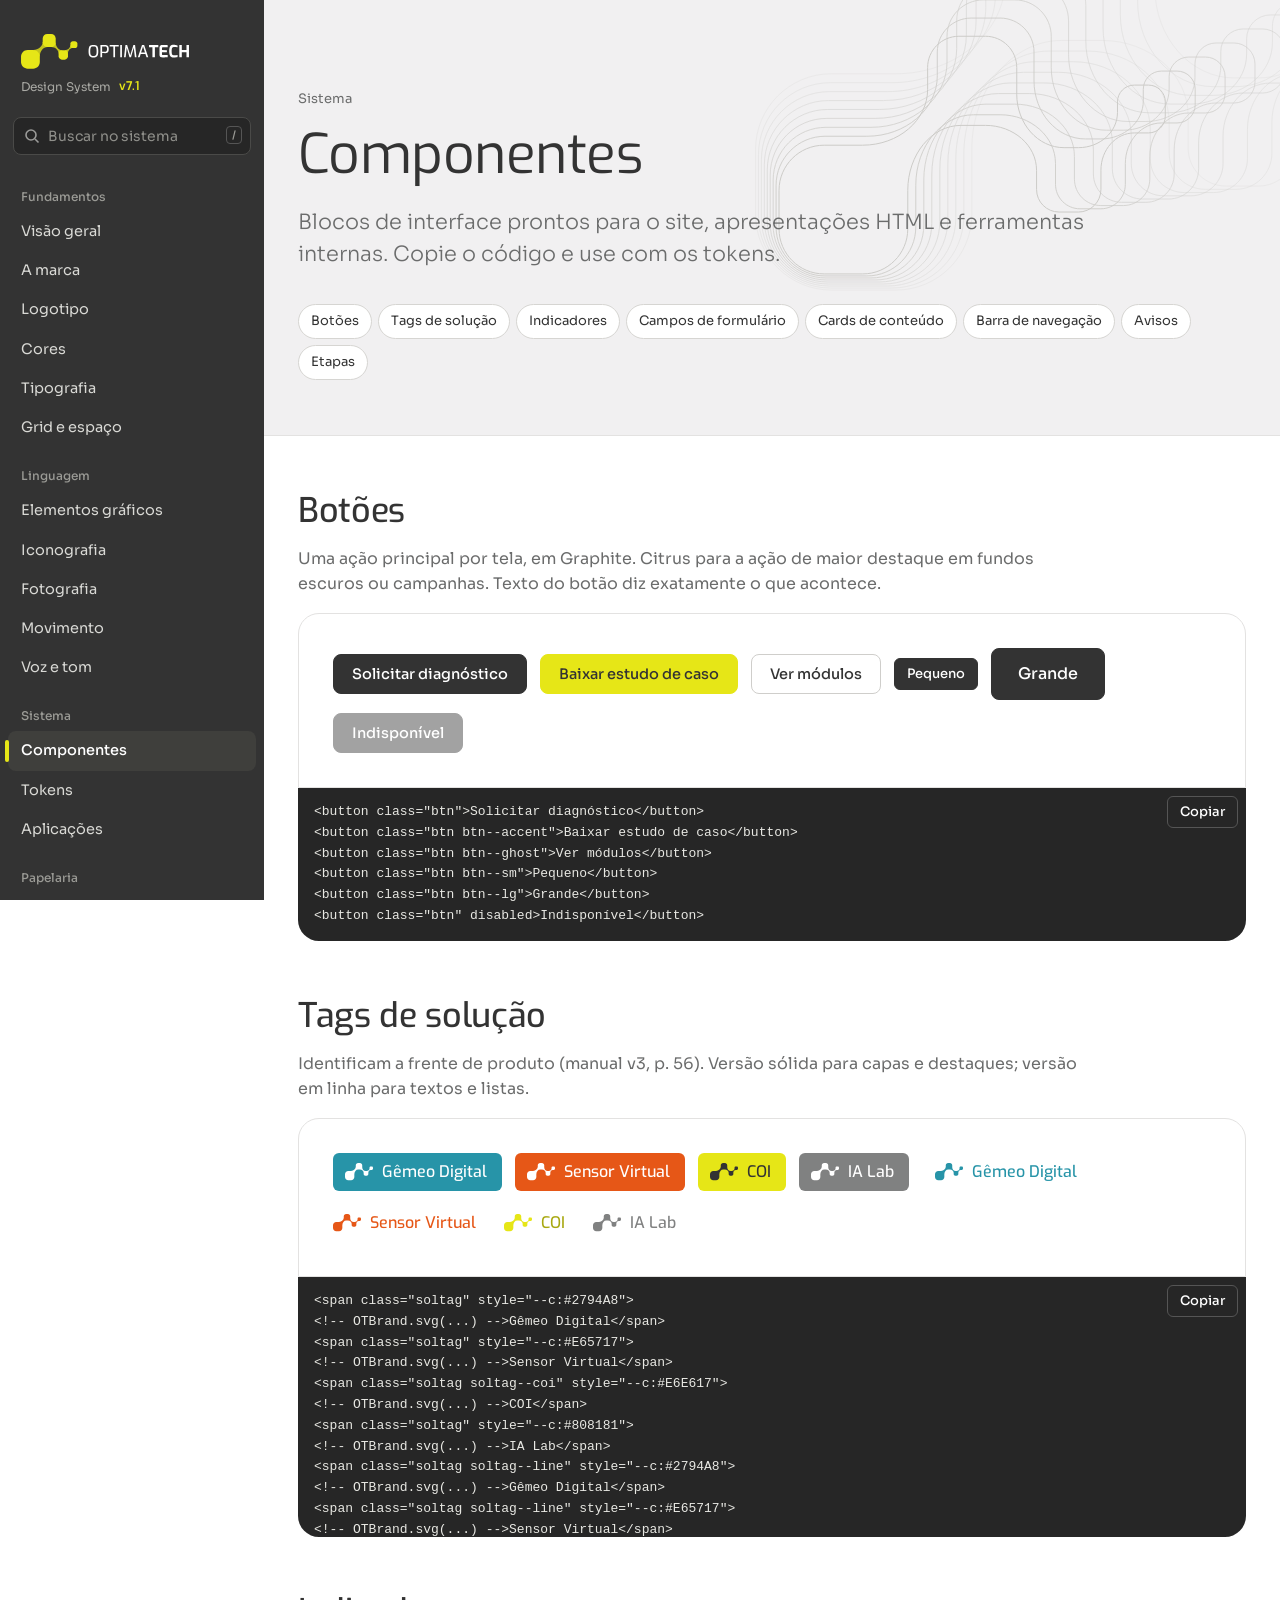
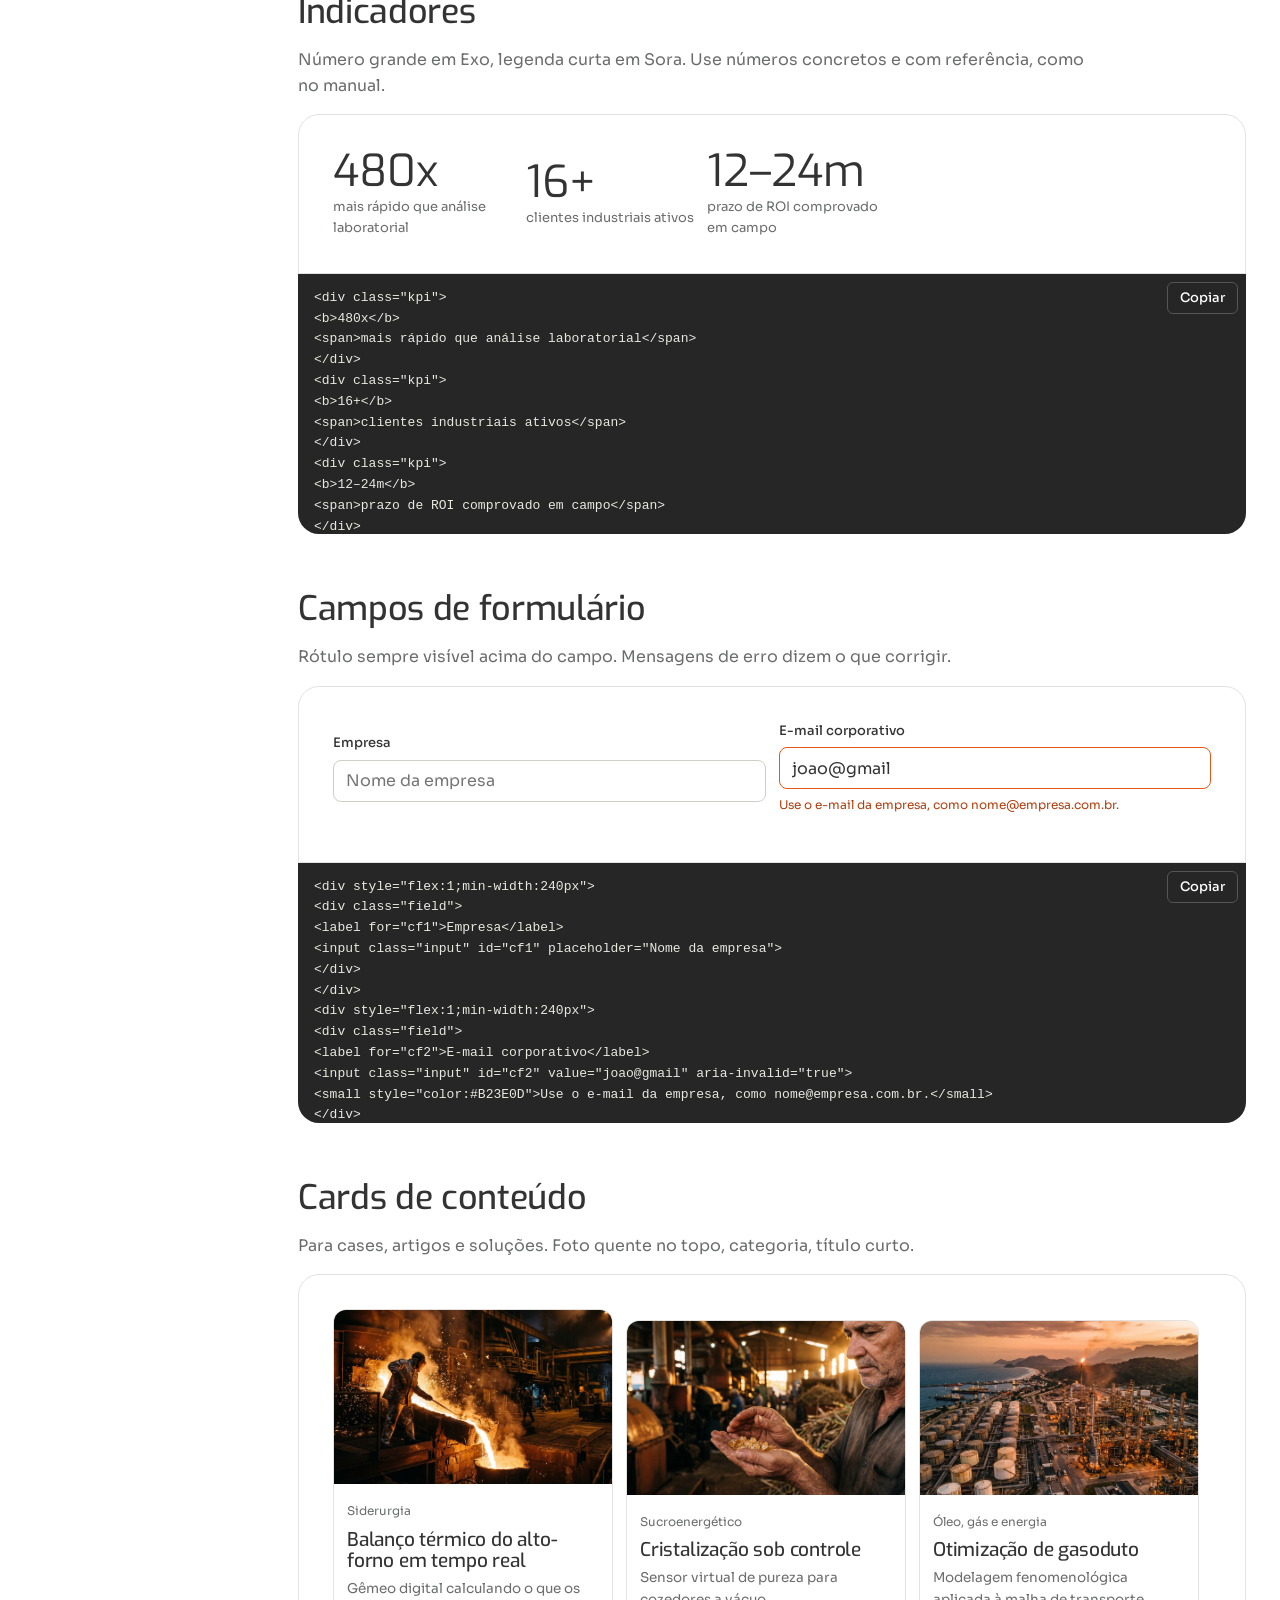
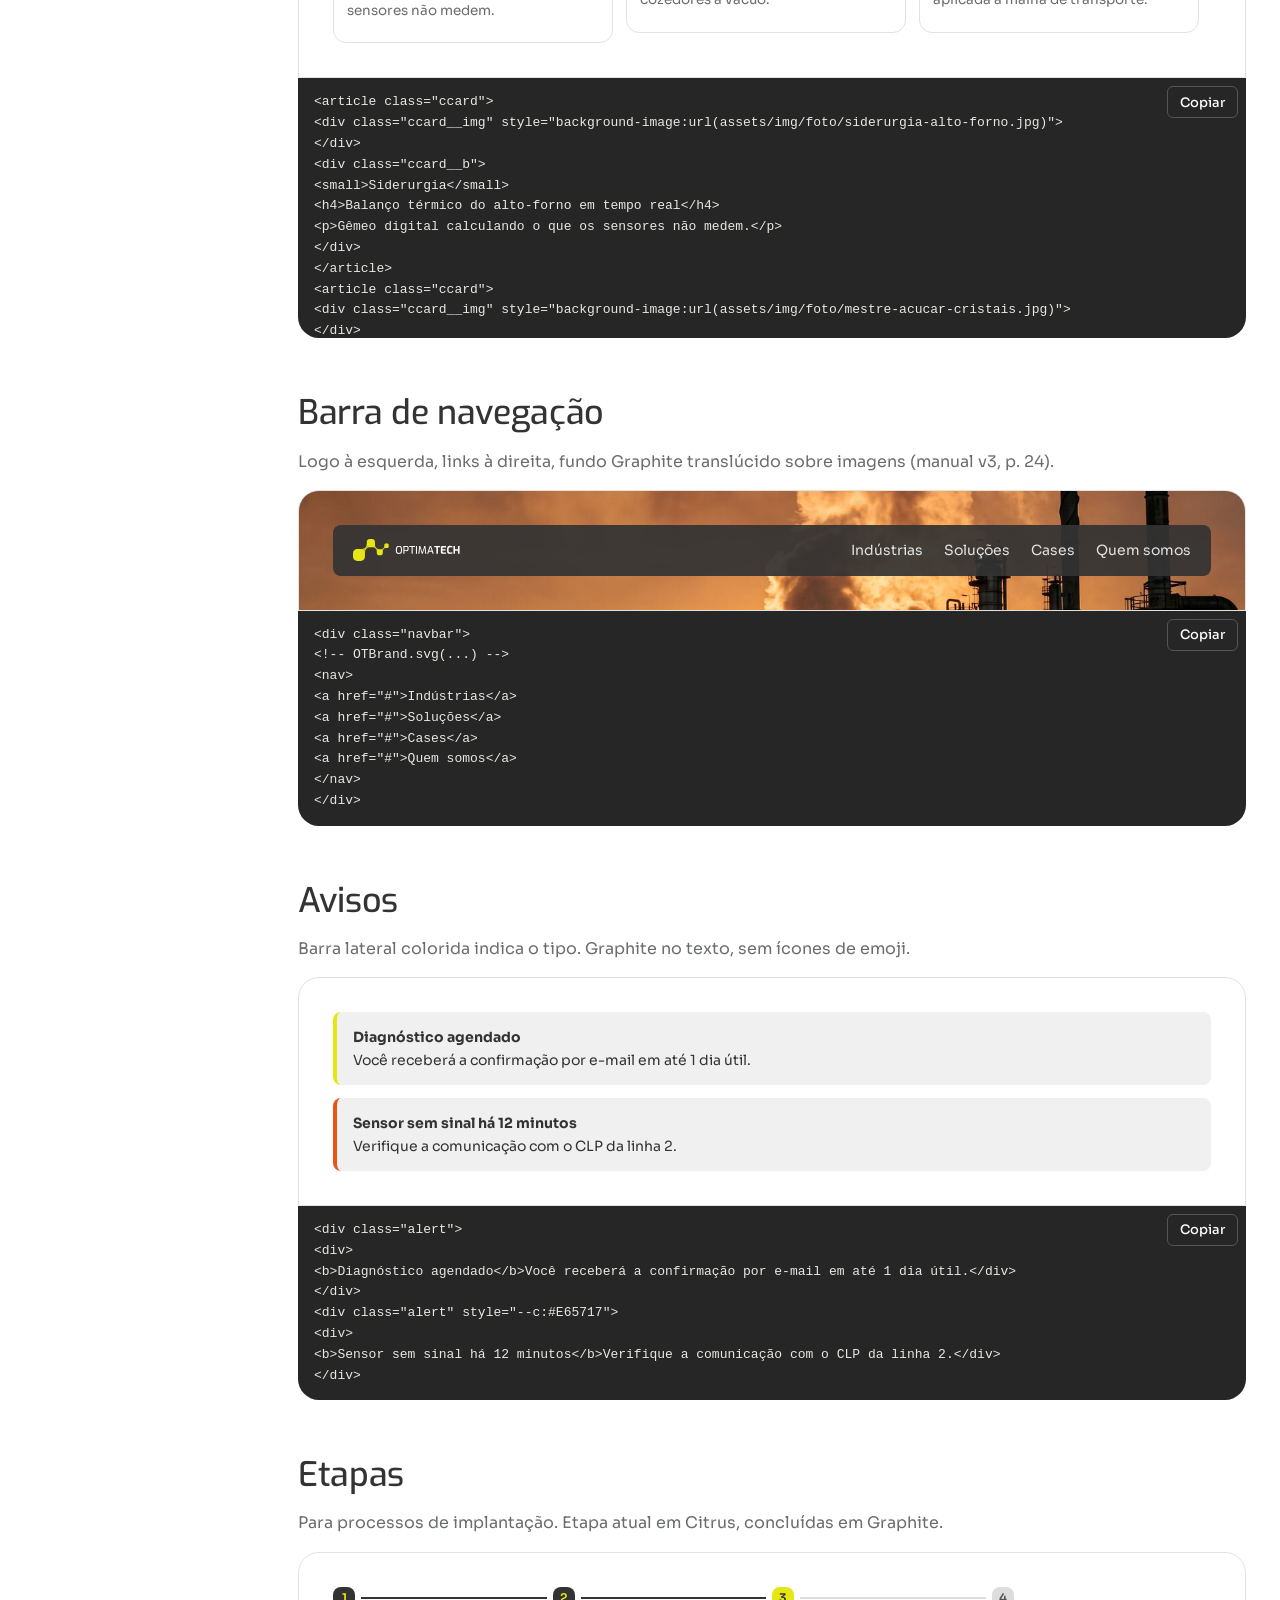
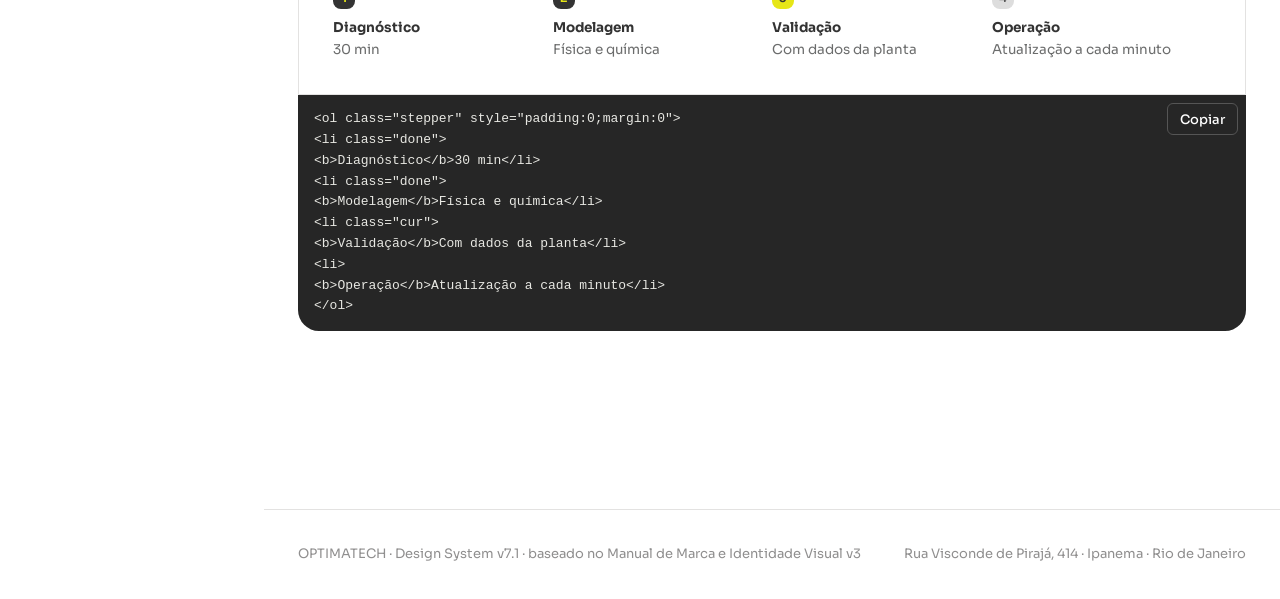
<file: componentes.html>
<!doctype html><meta charset="utf-8"><title>OPTIMATECH Design System</title><meta http-equiv="refresh" content="0;url=index.html#componentes"><link rel="canonical" href="index.html#componentes"><script>location.replace("index.html#componentes")</script><a href="index.html#componentes">Ir para a nova página</a>
</file>
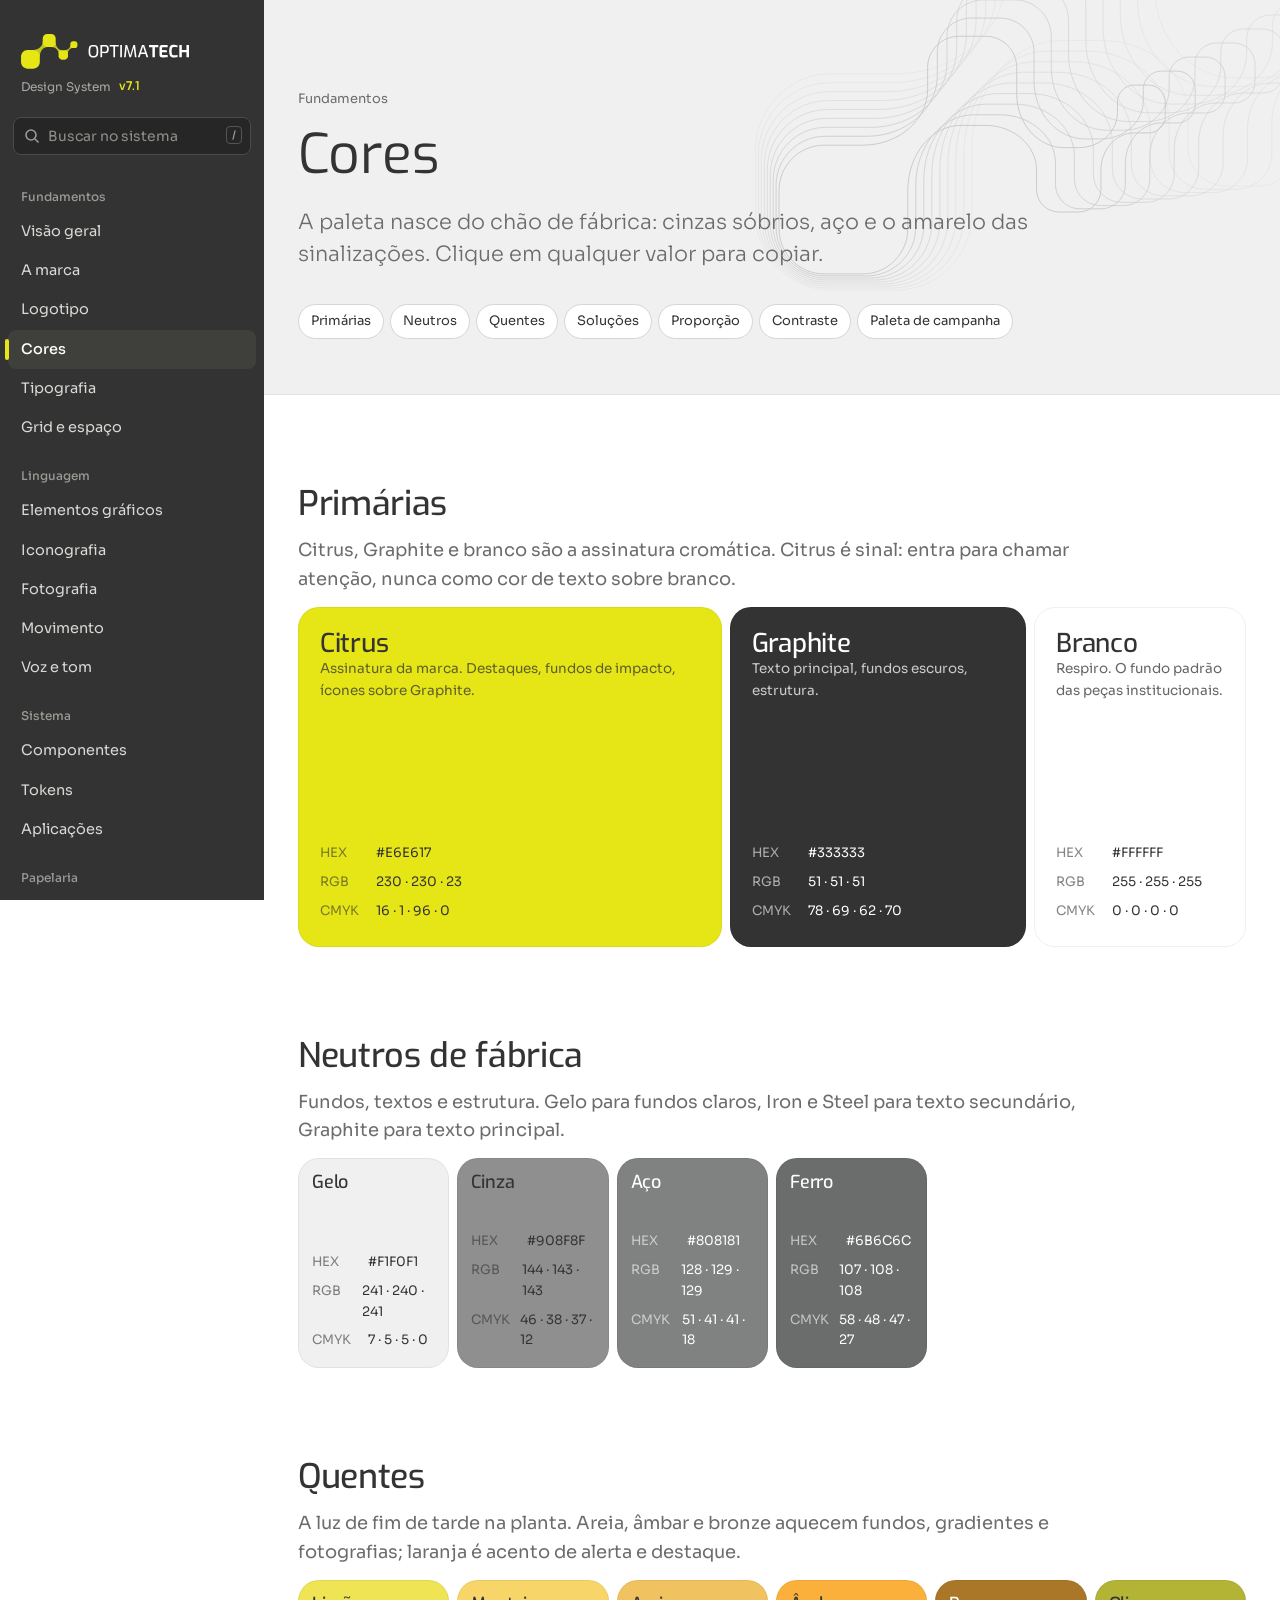
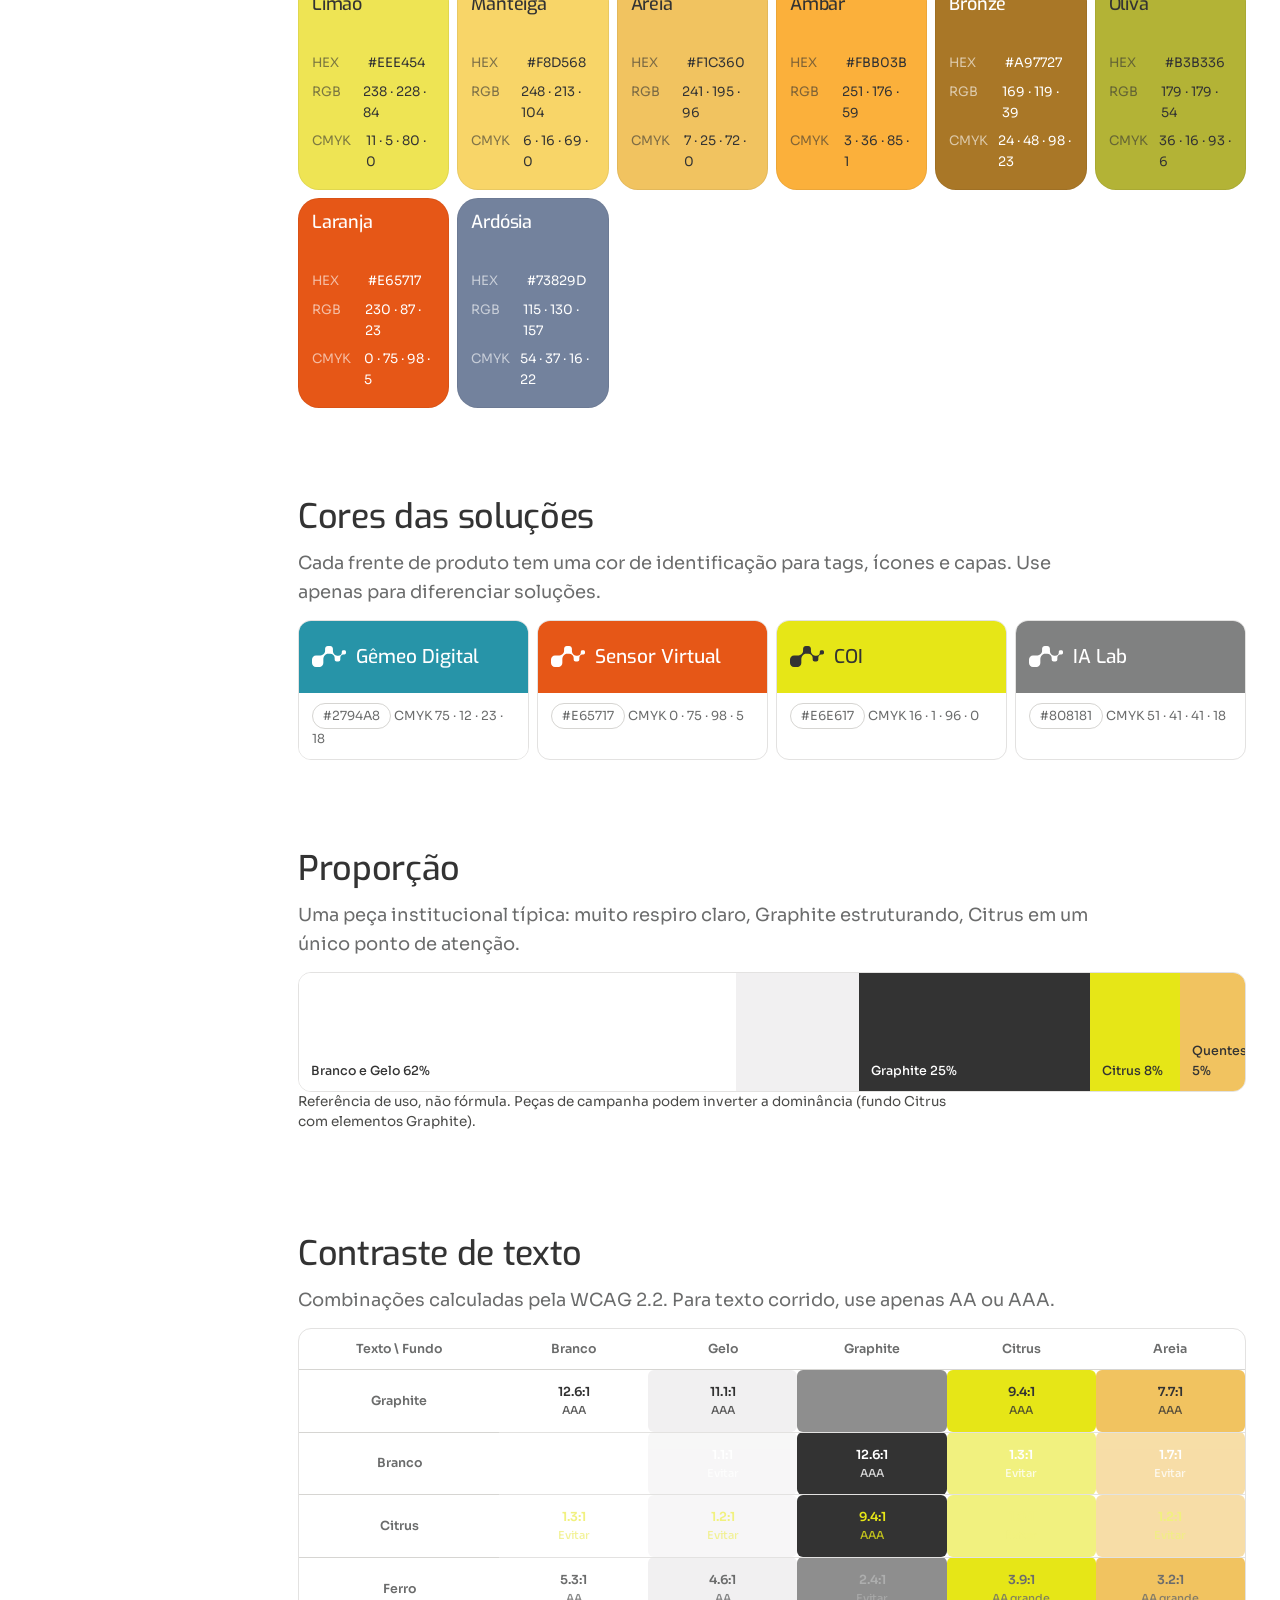
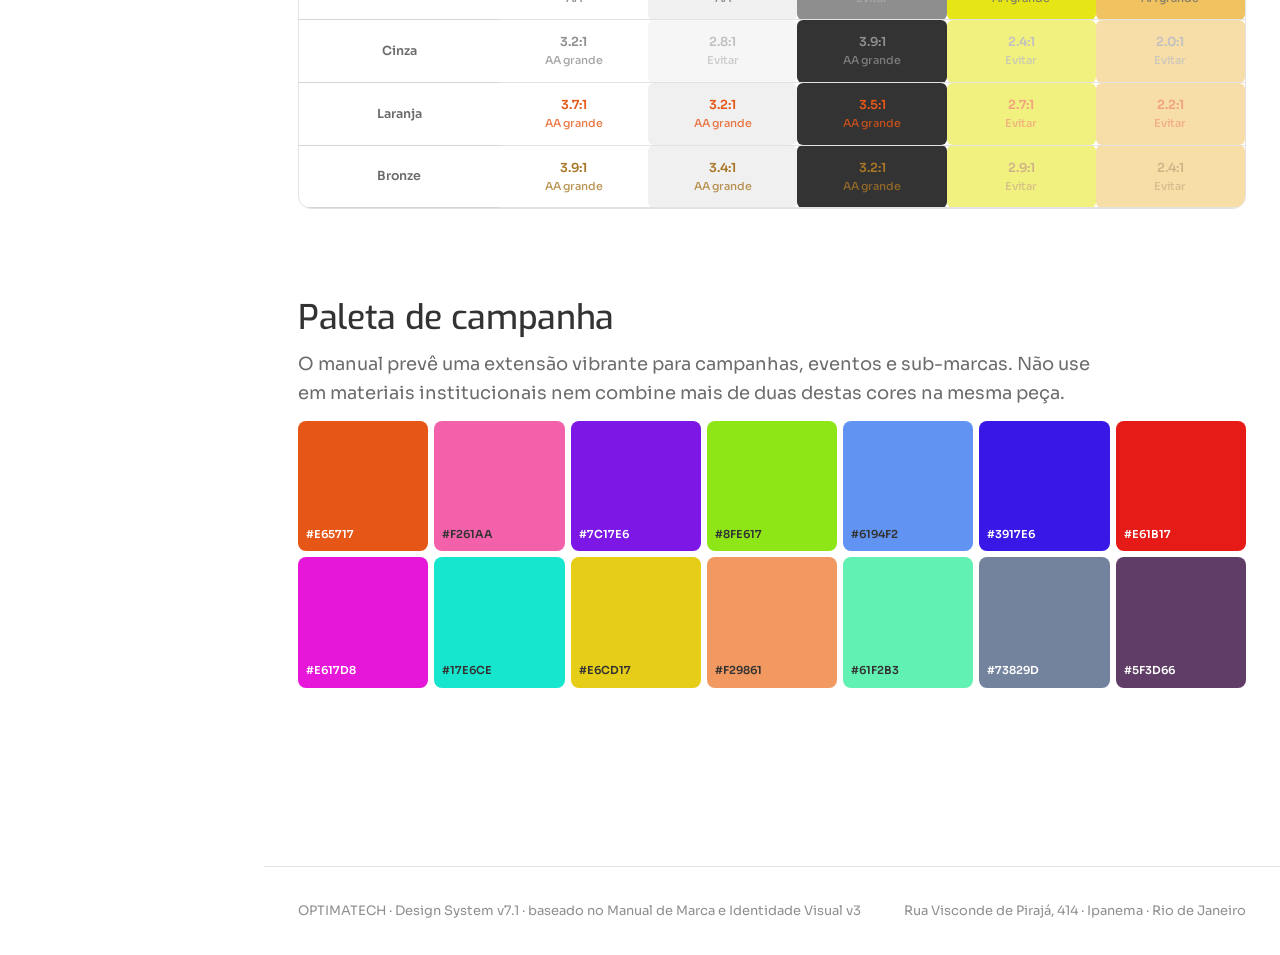
<file: cores.html>
<!doctype html><meta charset="utf-8"><title>OPTIMATECH Design System</title><meta http-equiv="refresh" content="0;url=index.html#cores"><link rel="canonical" href="index.html#cores"><script>location.replace("index.html#cores")</script><a href="index.html#cores">Ir para a nova página</a>
</file>
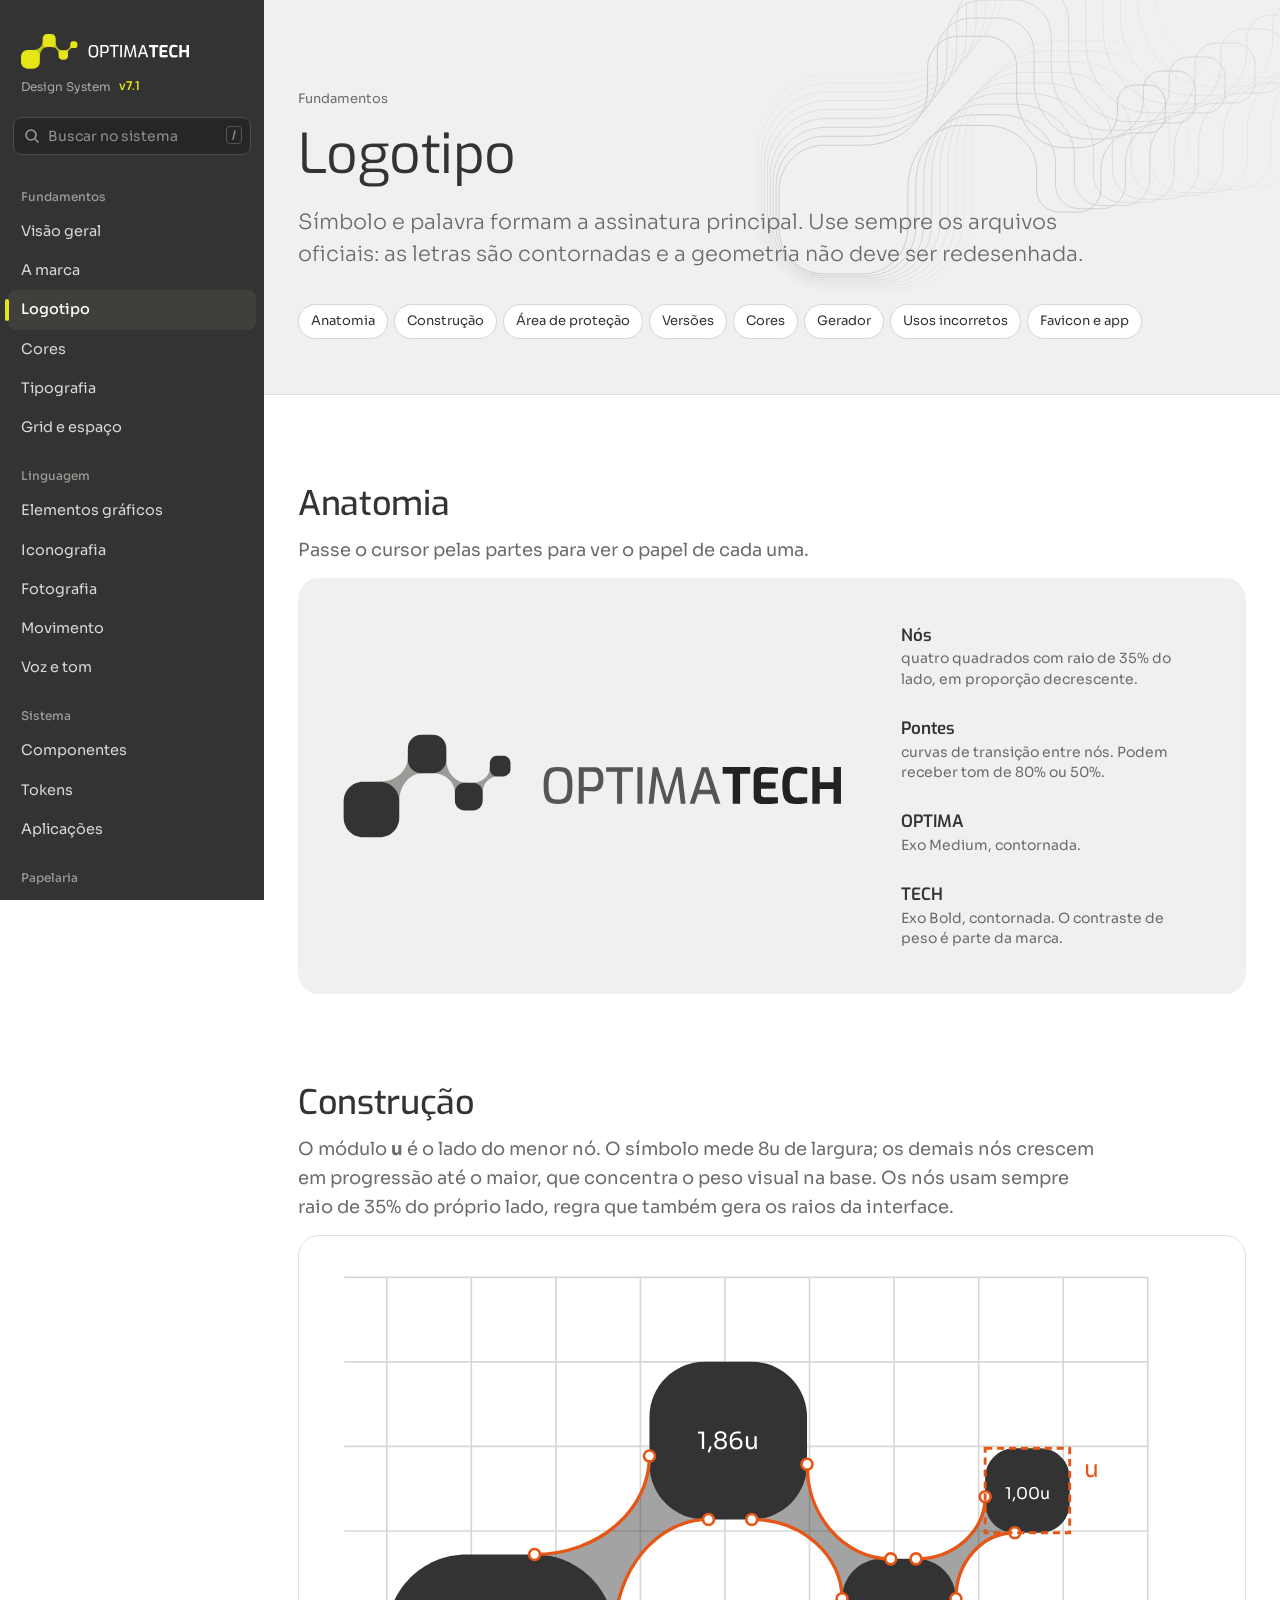
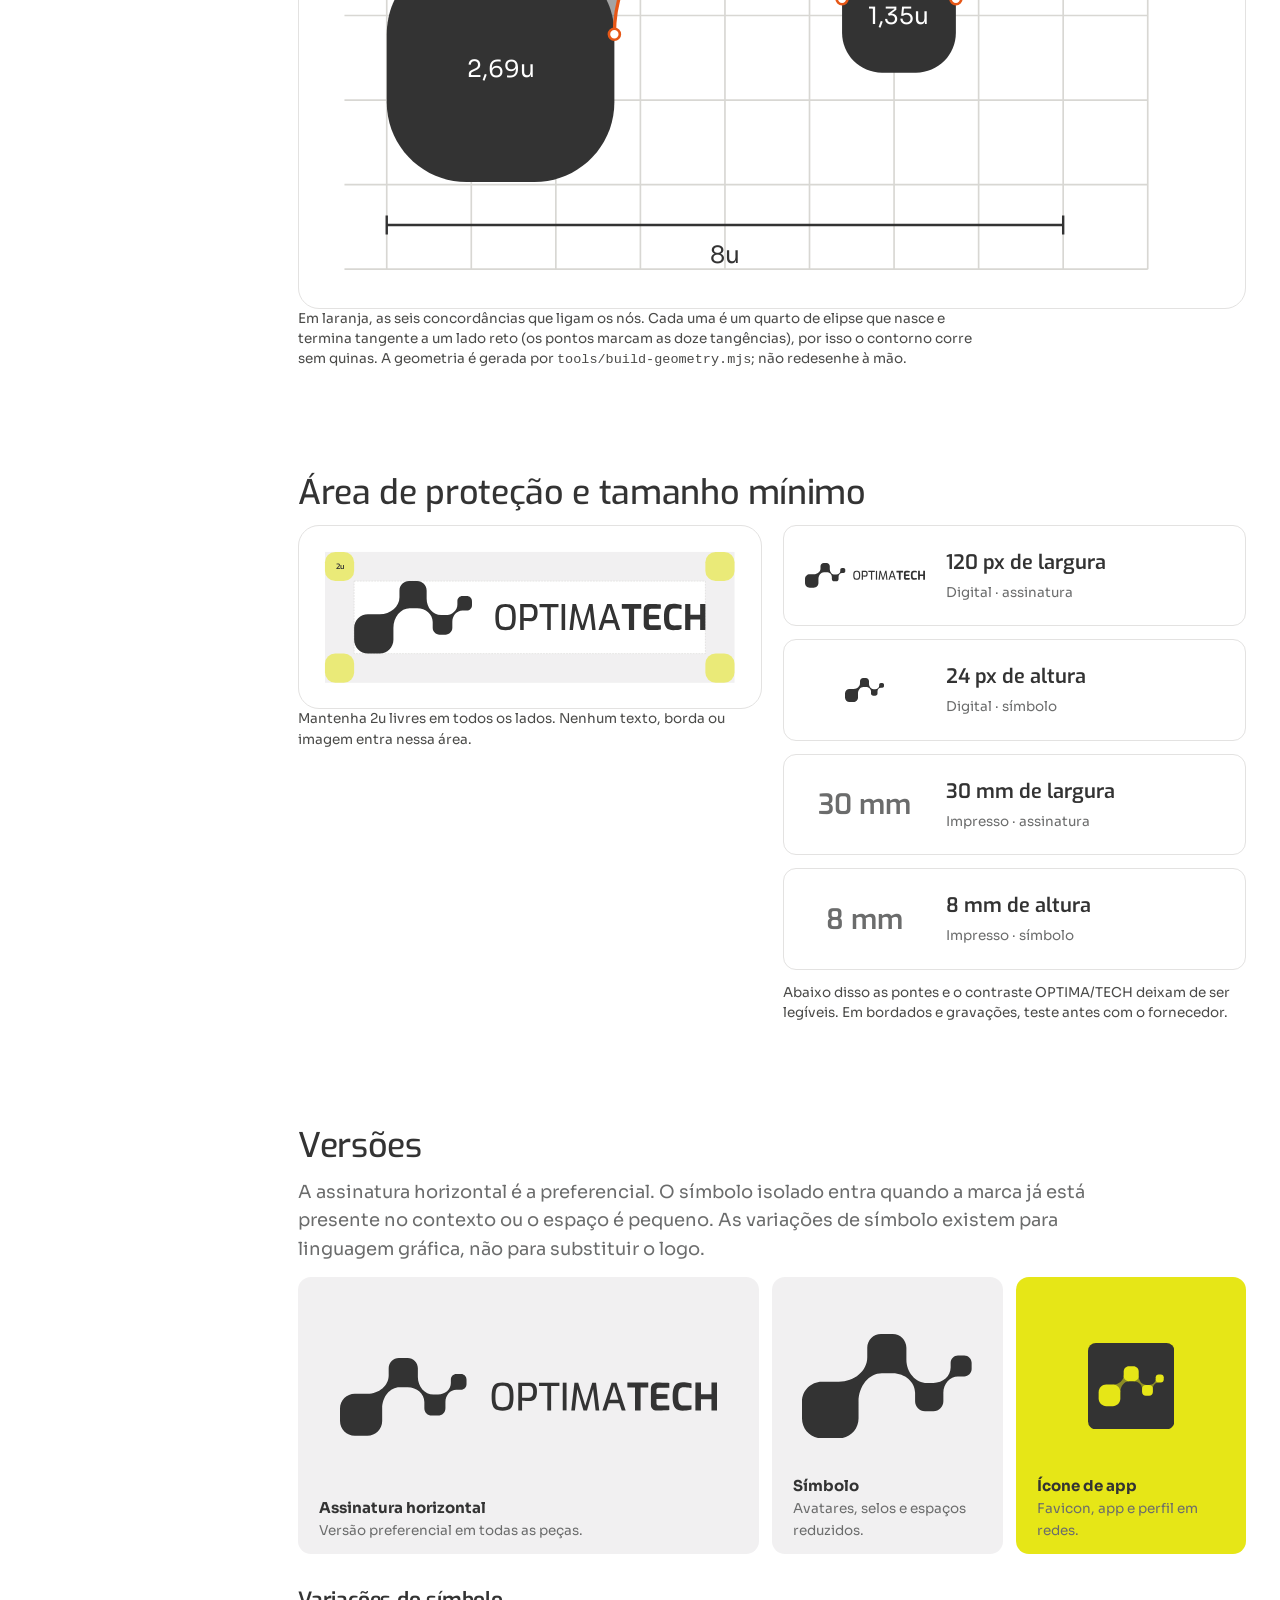
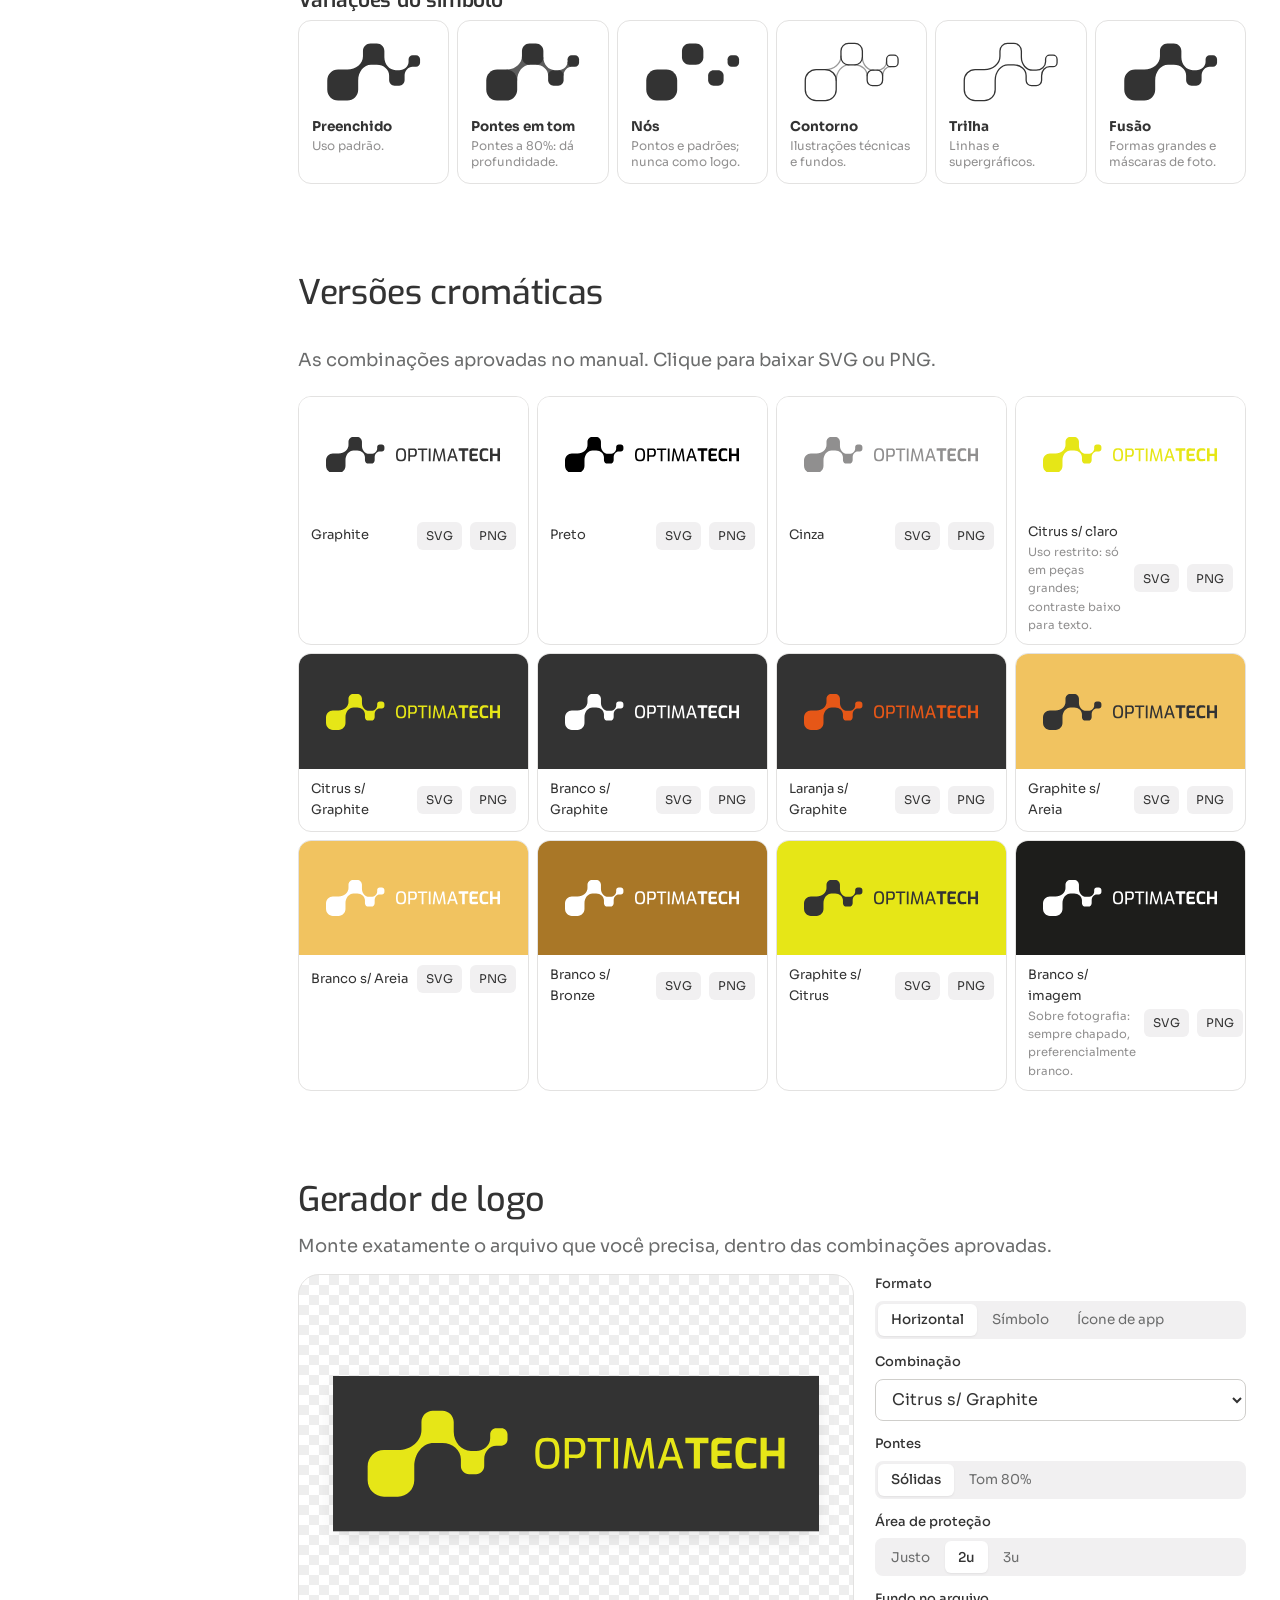
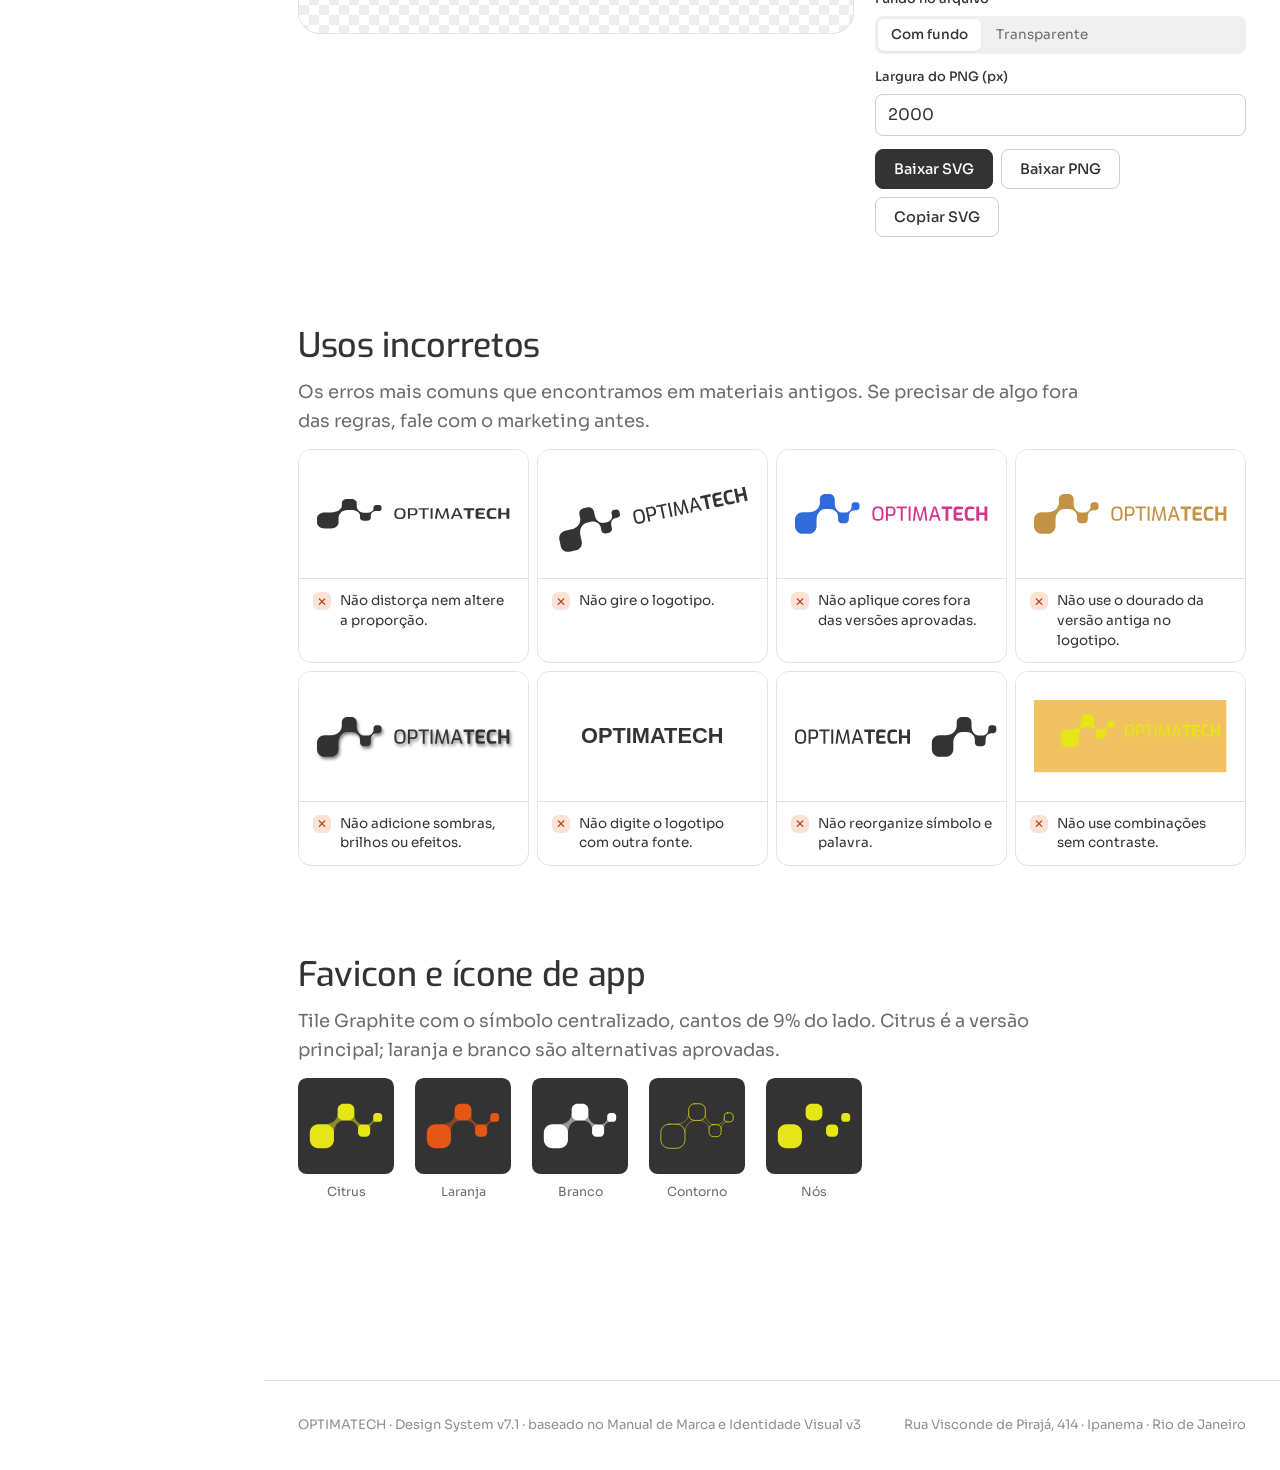
<file: marca.html>
<!doctype html><meta charset="utf-8"><title>OPTIMATECH Design System</title><meta http-equiv="refresh" content="0;url=index.html#logotipo"><link rel="canonical" href="index.html#logotipo"><script>location.replace("index.html#logotipo")</script><a href="index.html#logotipo">Ir para a nova página</a>
</file>
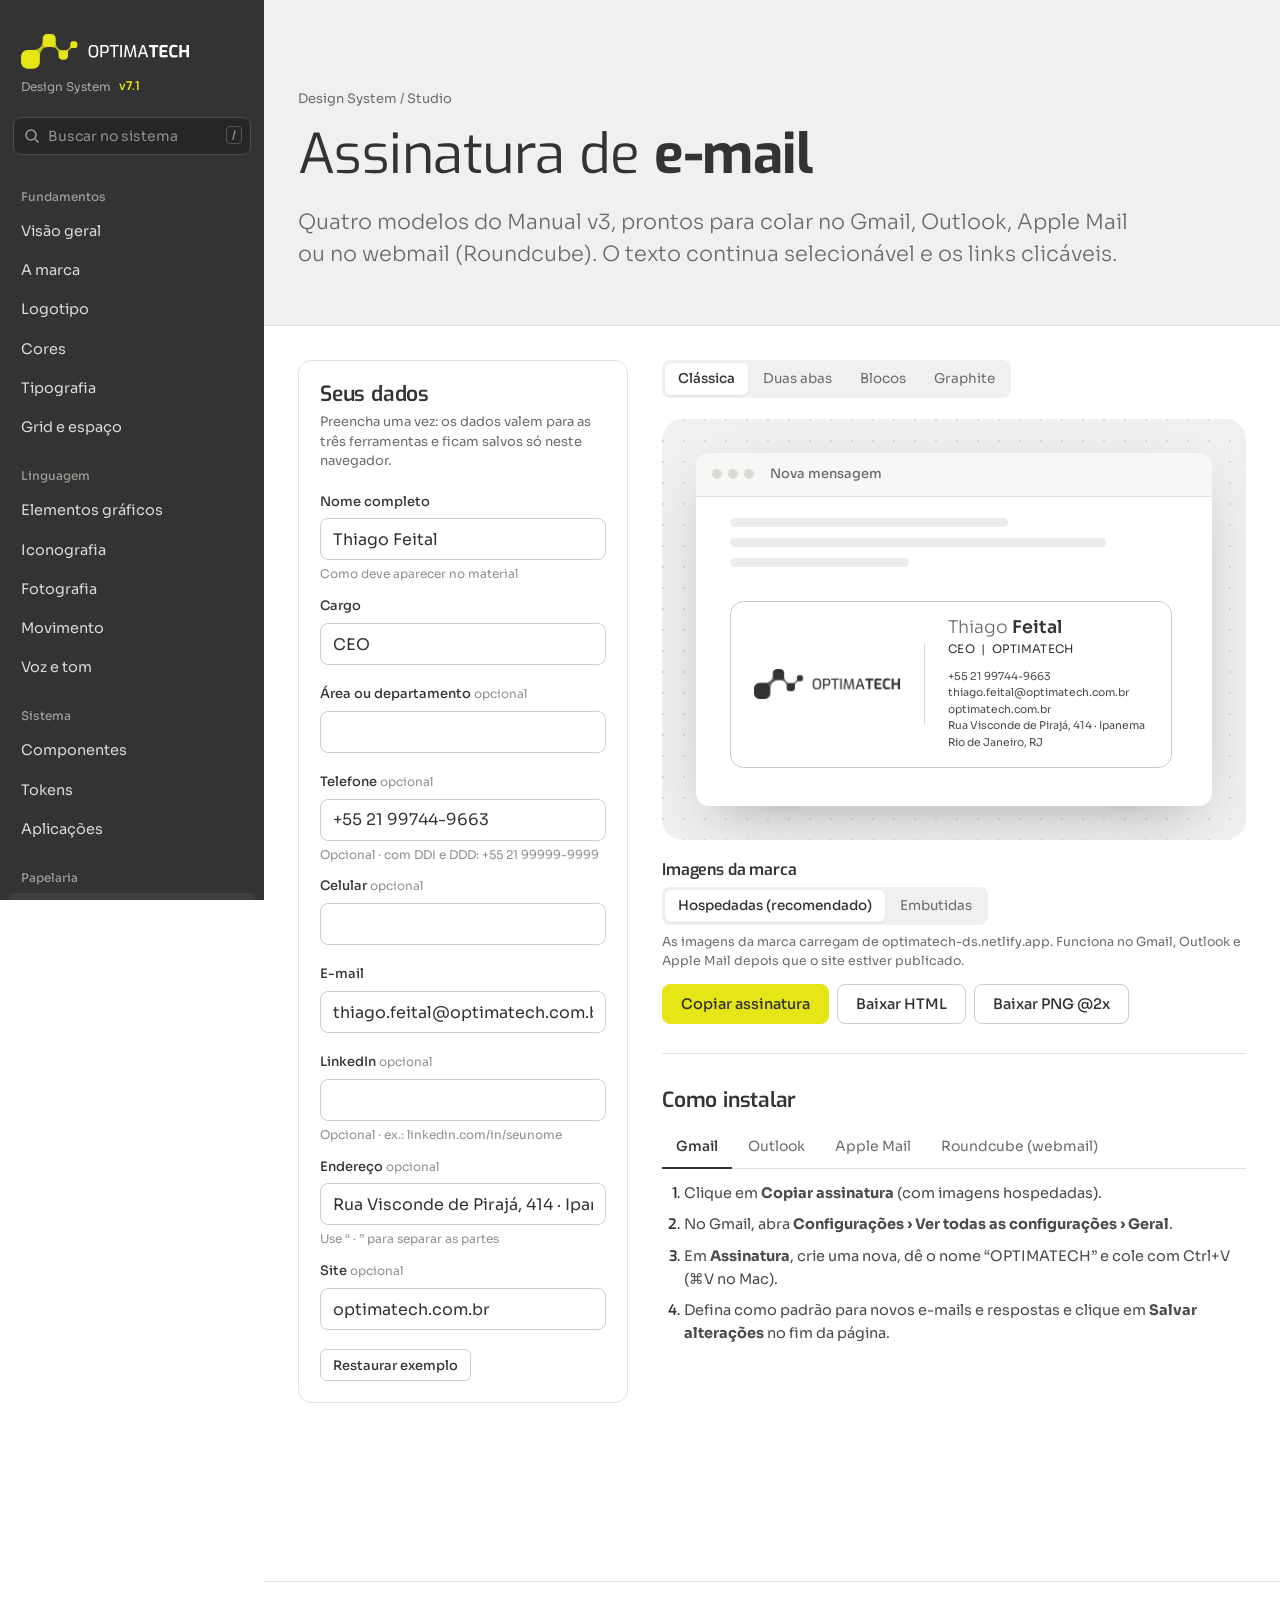
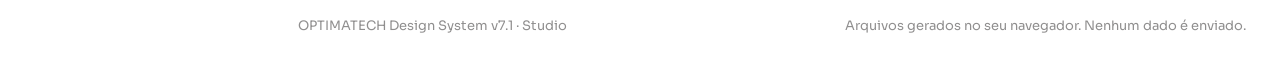
<file: studio.html>
<!doctype html>
<html lang="pt-BR">
<head>
<meta charset="utf-8">
<meta name="viewport" content="width=device-width,initial-scale=1">
<title>Studio de papelaria · OPTIMATECH Design System</title>
<meta name="description" content="Gere sua assinatura de e-mail, cartão de visita e cartão QR no padrão da marca OPTIMATECH.">
<link rel="icon" href="assets/brand/favicon.svg" type="image/svg+xml">
<link rel="preload" href="assets/fonts/sora-latin-300-normal.woff2" as="font" type="font/woff2" crossorigin>
<link rel="preload" href="assets/fonts/sora-latin-600-normal.woff2" as="font" type="font/woff2" crossorigin>
<link rel="stylesheet" href="assets/css/tokens.css">
<link rel="stylesheet" href="assets/css/base.css">
<link rel="stylesheet" href="assets/css/studio.css?v=7.1.2">
</head>
<body class="studio">
<div class="shell">
<aside class="rail"></aside>
<div>
<header class="topbar"></header>
<main id="main">

<!-- ================= ASSINATURA ================= -->
<section class="page" id="p-assinatura" aria-labelledby="h-sig">
  <header class="p-head"><div class="wrap">
    <p class="crumb"><a href="index.html#inicio">Design System</a> / Studio</p>
    <h1 id="h-sig">Assinatura de <strong>e-mail</strong></h1>
    <p class="lead">Quatro modelos do Manual v3, prontos para colar no Gmail, Outlook, Apple Mail ou no webmail (Roundcube). O texto continua selecionável e os links clicáveis.</p>
  </div></header>
  <div class="wrap st-tool">
    <div class="st-side"><form id="formSig"></form></div>
    <div class="st-main">
      <div class="st-bar">
        <div class="seg" id="sigModels" role="group" aria-label="Modelo de assinatura">
          <button type="button" data-m="classica" aria-pressed="true">Clássica</button>
          <button type="button" data-m="abas" aria-pressed="false">Duas abas</button>
          <button type="button" data-m="blocos" aria-pressed="false">Blocos</button>
          <button type="button" data-m="graphite" aria-pressed="false">Graphite</button>
        </div>
      </div>
      <div class="st-stage st-stage--mail">
        <div class="st-mail">
          <div class="st-mail__head"><span></span><span></span><span></span><b>Nova mensagem</b></div>
          <div class="st-mail__body">
            <p class="st-mail__line" style="width:62%"></p><p class="st-mail__line" style="width:84%"></p><p class="st-mail__line" style="width:40%"></p>
            <div class="st-mail__sig" id="sigPreview"></div>
          </div>
        </div>
      </div>
      <div class="st-export">
        <div class="st-export__row">
          <div><h3>Imagens da marca</h3>
            <div class="seg" id="sigHost" role="group" aria-label="Como incluir as imagens">
              <button type="button" data-h="hosted" aria-pressed="true">Hospedadas (recomendado)</button>
              <button type="button" data-h="embed" aria-pressed="false">Embutidas</button>
            </div>
            <p class="st-note" id="sigHostNote"></p>
          </div>
        </div>
        <div class="st-actions">
          <button type="button" class="btn btn--accent" data-x="sig:copy">Copiar assinatura</button>
          <button type="button" class="btn btn--ghost" data-x="sig:html">Baixar HTML</button>
          <button type="button" class="btn btn--ghost" data-x="sig:png">Baixar PNG @2x</button>
        </div>
      </div>
      <div class="st-howto">
        <h2 class="h">Como instalar</h2>
        <div class="st-tabs" role="tablist" aria-label="Cliente de e-mail">
          <button role="tab" aria-selected="true" aria-controls="ht-gmail" id="t-gmail">Gmail</button>
          <button role="tab" aria-selected="false" aria-controls="ht-outlook" id="t-outlook">Outlook</button>
          <button role="tab" aria-selected="false" aria-controls="ht-apple" id="t-apple">Apple Mail</button>
          <button role="tab" aria-selected="false" aria-controls="ht-roundcube" id="t-roundcube">Roundcube (webmail)</button>
        </div>
        <ol role="tabpanel" id="ht-gmail" aria-labelledby="t-gmail">
          <li>Clique em <b>Copiar assinatura</b> (com imagens hospedadas).</li>
          <li>No Gmail, abra <b>Configurações › Ver todas as configurações › Geral</b>.</li>
          <li>Em <b>Assinatura</b>, crie uma nova, dê o nome “OPTIMATECH” e cole com Ctrl+V (⌘V no Mac).</li>
          <li>Defina como padrão para novos e-mails e respostas e clique em <b>Salvar alterações</b> no fim da página.</li>
        </ol>
        <ol role="tabpanel" id="ht-outlook" aria-labelledby="t-outlook" hidden>
          <li><b>Outlook na web / novo Outlook:</b> Configurações › Contas › Assinaturas › Nova assinatura. Cole e salve.</li>
          <li><b>Outlook para Windows clássico:</b> Arquivo › Opções › Email › Assinaturas › Novo. Cole no editor e escolha a assinatura padrão.</li>
          <li>Se as imagens não aparecerem no Outlook para desktop, troque para <b>Embutidas</b>, copie de novo e cole.</li>
          <li>Os cantos arredondados viram retos no Outlook clássico. É o comportamento esperado do programa.</li>
        </ol>
        <ol role="tabpanel" id="ht-apple" aria-labelledby="t-apple" hidden>
          <li>Escolha <b>Embutidas</b> e clique em <b>Copiar assinatura</b>.</li>
          <li>No Mail, abra <b>Ajustes › Assinaturas</b>, selecione a conta e clique em <b>+</b>.</li>
          <li>Desmarque “Sempre usar minha fonte padrão de mensagens” e cole a assinatura.</li>
          <li>Feche os ajustes. A assinatura aparece na próxima mensagem.</li>
        </ol>
        <ol role="tabpanel" id="ht-roundcube" aria-labelledby="t-roundcube" hidden>
          <li>Clique em <b>Copiar assinatura</b> (com imagens hospedadas).</li>
          <li>No Roundcube, acesse <b>Configurações › Identidades</b> e clique sobre o seu e-mail.</li>
          <li>Em <b>Assinatura</b>, clique no ícone de imagem no topo da caixa para ativar o editor HTML. Depois clique dentro da caixa e cole com Ctrl+V (⌘V no Mac).</li>
          <li>Clique em <b>Salvar</b>.</li>
          <li>Em <b>Configurações › Preferências › Redigir mensagens</b>, deixe <b>Criar mensagens em HTML</b> como “sempre”. Sem isso, a assinatura sai como texto simples.</li>
        </ol>
      </div>
    </div>
  </div>
</section>

<!-- ================= CARTÃO DE VISITA ================= -->
<section class="page" id="p-cartao" aria-labelledby="h-card">
  <header class="p-head"><div class="wrap">
    <p class="crumb"><a href="index.html#inicio">Design System</a> / Studio</p>
    <h1 id="h-card">Cartão de <strong>visita</strong></h1>
    <p class="lead">Formato 90 × 50 mm com sangria de 3 mm. Gere a arte para tela ou o arquivo pronto para gráfica, em CMYK.</p>
  </div></header>
  <div class="wrap st-tool">
    <div class="st-side"><form id="formCard"></form></div>
    <div class="st-main">
      <div class="st-bar">
        <div class="seg" id="cardModels" role="group" aria-label="Modelo do cartão">
          <button type="button" data-m="graphite" aria-pressed="true">Graphite</button>
          <button type="button" data-m="branco" aria-pressed="false">Branco essencial</button>
          <button type="button" data-m="citrus" aria-pressed="false">Citrus</button>
        </div>
        <div class="seg" id="cardFaces" role="group" aria-label="Lado do cartão">
          <button type="button" data-f="frente" aria-pressed="true">Frente</button>
          <button type="button" data-f="verso" aria-pressed="false">Verso</button>
        </div>
      </div>
      <div class="st-stage st-stage--card">
        <div class="st-flip" id="cardFlip" tabindex="0" role="button" aria-label="Virar o cartão">
          <div class="st-flip__in"><div class="st-face st-face--front" id="cardFront"></div><div class="st-face st-face--back" id="cardBack"></div></div>
        </div>
        <p class="st-stage__hint">Clique no cartão para virar</p>
        <label class="st-check st-check--stage"><input type="checkbox" id="cardGuides"> Mostrar sangria e área de segurança</label>
        <div class="st-legend" aria-hidden="true"><span class="lg-trim">Corte</span><span class="lg-safe">Área de segurança (4 mm)</span><span class="lg-bleed">Sangria (3 mm)</span></div>
      </div>
      <div class="st-export">
        <div class="st-export__grid">
          <div class="st-out">
            <h3>Para tela</h3>
            <p>Imagens a 300 dpi e PDF em RGB, para enviar por mensagem ou imprimir em casa.</p>
            <label class="st-check"><input type="checkbox" id="cardBleed" checked> Incluir sangria de 3 mm</label>
            <div class="st-actions">
              <button type="button" class="btn btn--ghost" data-x="card:png">PNG</button>
              <button type="button" class="btn btn--ghost" data-x="card:jpg">JPG</button>
              <button type="button" class="btn btn--ghost" data-x="card:pdf">PDF digital</button>
            </div>
          </div>
          <div class="st-out st-out--print">
            <h3>Para gráfica</h3>
            <p>Vetor em CMYK com sangria, marcas de corte e fontes incorporadas. Frente e verso em páginas separadas.</p>
            <div class="st-actions">
              <button type="button" class="btn btn--accent" data-x="card:print">PDF para gráfica</button>
              <button type="button" class="btn btn--ghost" data-x="card:a4">Folha A4 com 10 cartões</button>
            </div>
            <p class="st-note">Estruturado conforme PDF/X-1a:2001 (CMYK, FOGRA39, fontes incorporadas, sem transparência). Peça à gráfica o preflight final.</p>
          </div>
        </div>
      </div>
    </div>
  </div>
</section>

<!-- ================= CARTÃO QR ================= -->
<section class="page" id="p-qr" aria-labelledby="h-qr">
  <header class="p-head"><div class="wrap">
    <p class="crumb"><a href="index.html#inicio">Design System</a> / Studio</p>
    <h1 id="h-qr">Cartão <strong>QR</strong></h1>
    <p class="lead">Um QR que salva o seu contato direto na agenda do celular. Use impresso no cartão ou no crachá, ou como imagem no WhatsApp e nas redes.</p>
  </div></header>
  <div class="wrap st-tool">
    <div class="st-side"><form id="formQR"></form></div>
    <div class="st-main">
      <div class="st-bar">
        <div class="seg" id="qrLayouts" role="group" aria-label="Formato">
          <button type="button" data-l="cartao" aria-pressed="true">Cartão 90 × 50</button>
          <button type="button" data-l="cracha" aria-pressed="false">Crachá 54 × 86</button>
          <button type="button" data-l="social" aria-pressed="false">Post 1080²</button>
          <button type="button" data-l="celular" aria-pressed="false">Celular 1080 × 1920</button>
        </div>
      </div>
      <div class="st-bar st-bar--sub">
        <span class="st-bar__label" id="lbl-qrc">O QR abre</span>
        <div class="seg" id="qrContents" role="group" aria-labelledby="lbl-qrc">
          <button type="button" data-c="vcard" aria-pressed="true">Meu contato</button>
          <button type="button" data-c="site" aria-pressed="false">Site</button>
          <button type="button" data-c="linkedin" aria-pressed="false">LinkedIn</button>
        </div>
        <label class="st-check"><input type="checkbox" id="qrLogo" checked> Símbolo no centro</label>
      </div>
      <div class="st-stage st-stage--qr"><div class="st-qr" id="qrPreview"></div></div>
      <p class="st-warn" id="qrDensity" role="status" hidden></p>
      <div class="st-export">
        <div class="st-actions">
          <button type="button" class="btn btn--accent" data-x="qr:png">Baixar PNG</button>
          <button type="button" class="btn btn--ghost" data-x="qr:svg">SVG</button>
          <span id="qrPrint"><button type="button" class="btn btn--ghost" data-x="qr:pdf">PDF para gráfica</button></span>
          <button type="button" class="btn btn--ghost" data-x="qr:vcf">Contato (.vcf)</button>
        </div>
        <p class="st-note">O QR usa correção de erro reforçada (nível Q) quando o símbolo está no centro e mantém a margem de 4 módulos exigida pelos leitores. Teste com a câmera antes de imprimir.</p>
      </div>
    </div>
  </div>
</section>

</main>
<footer class="foot"><div class="wrap"><span>OPTIMATECH Design System v7.1 · Studio</span><span>Arquivos gerados no seu navegador. Nenhum dado é enviado.</span></div></footer>
</div>
</div>
<script src="assets/js/brand.js"></script>
<script src="assets/js/shell.js"></script>
<script src="assets/js/studio.js?v=7.1.2"></script>
</body>
</html>
</file>
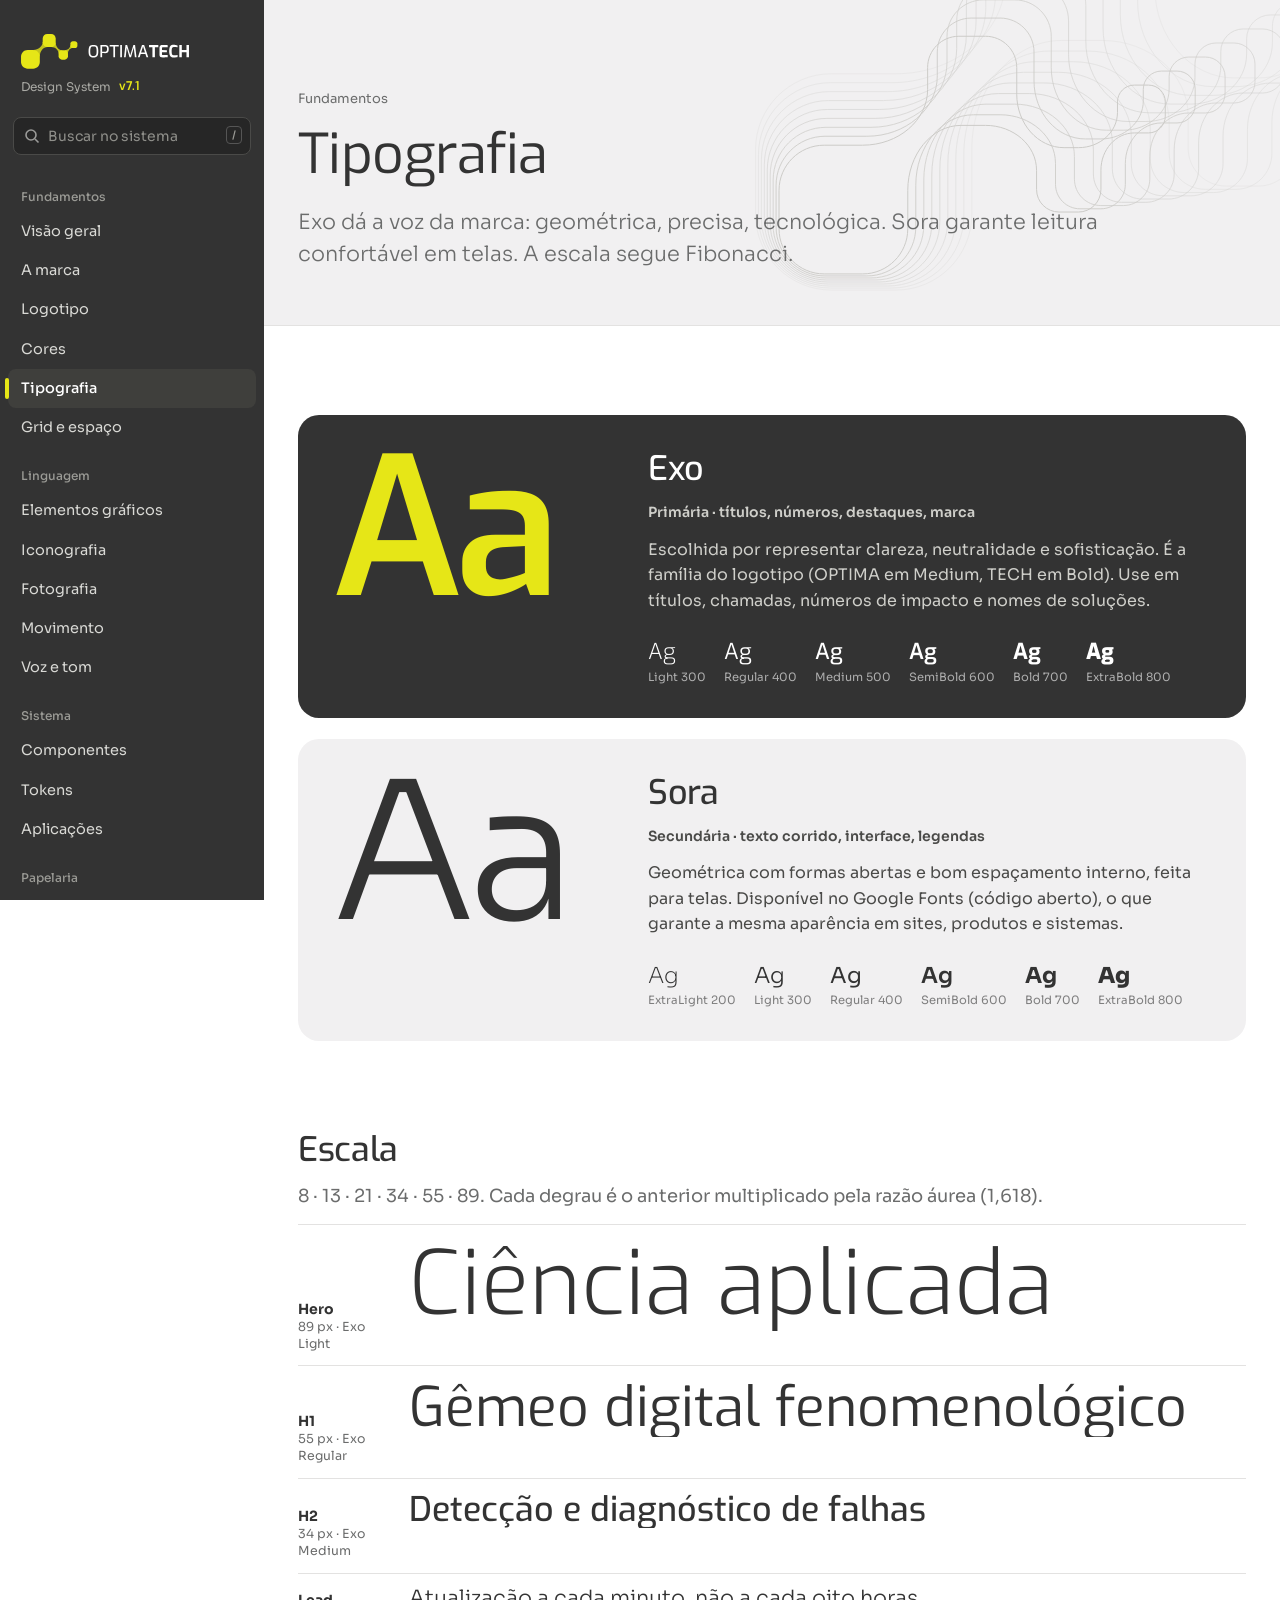
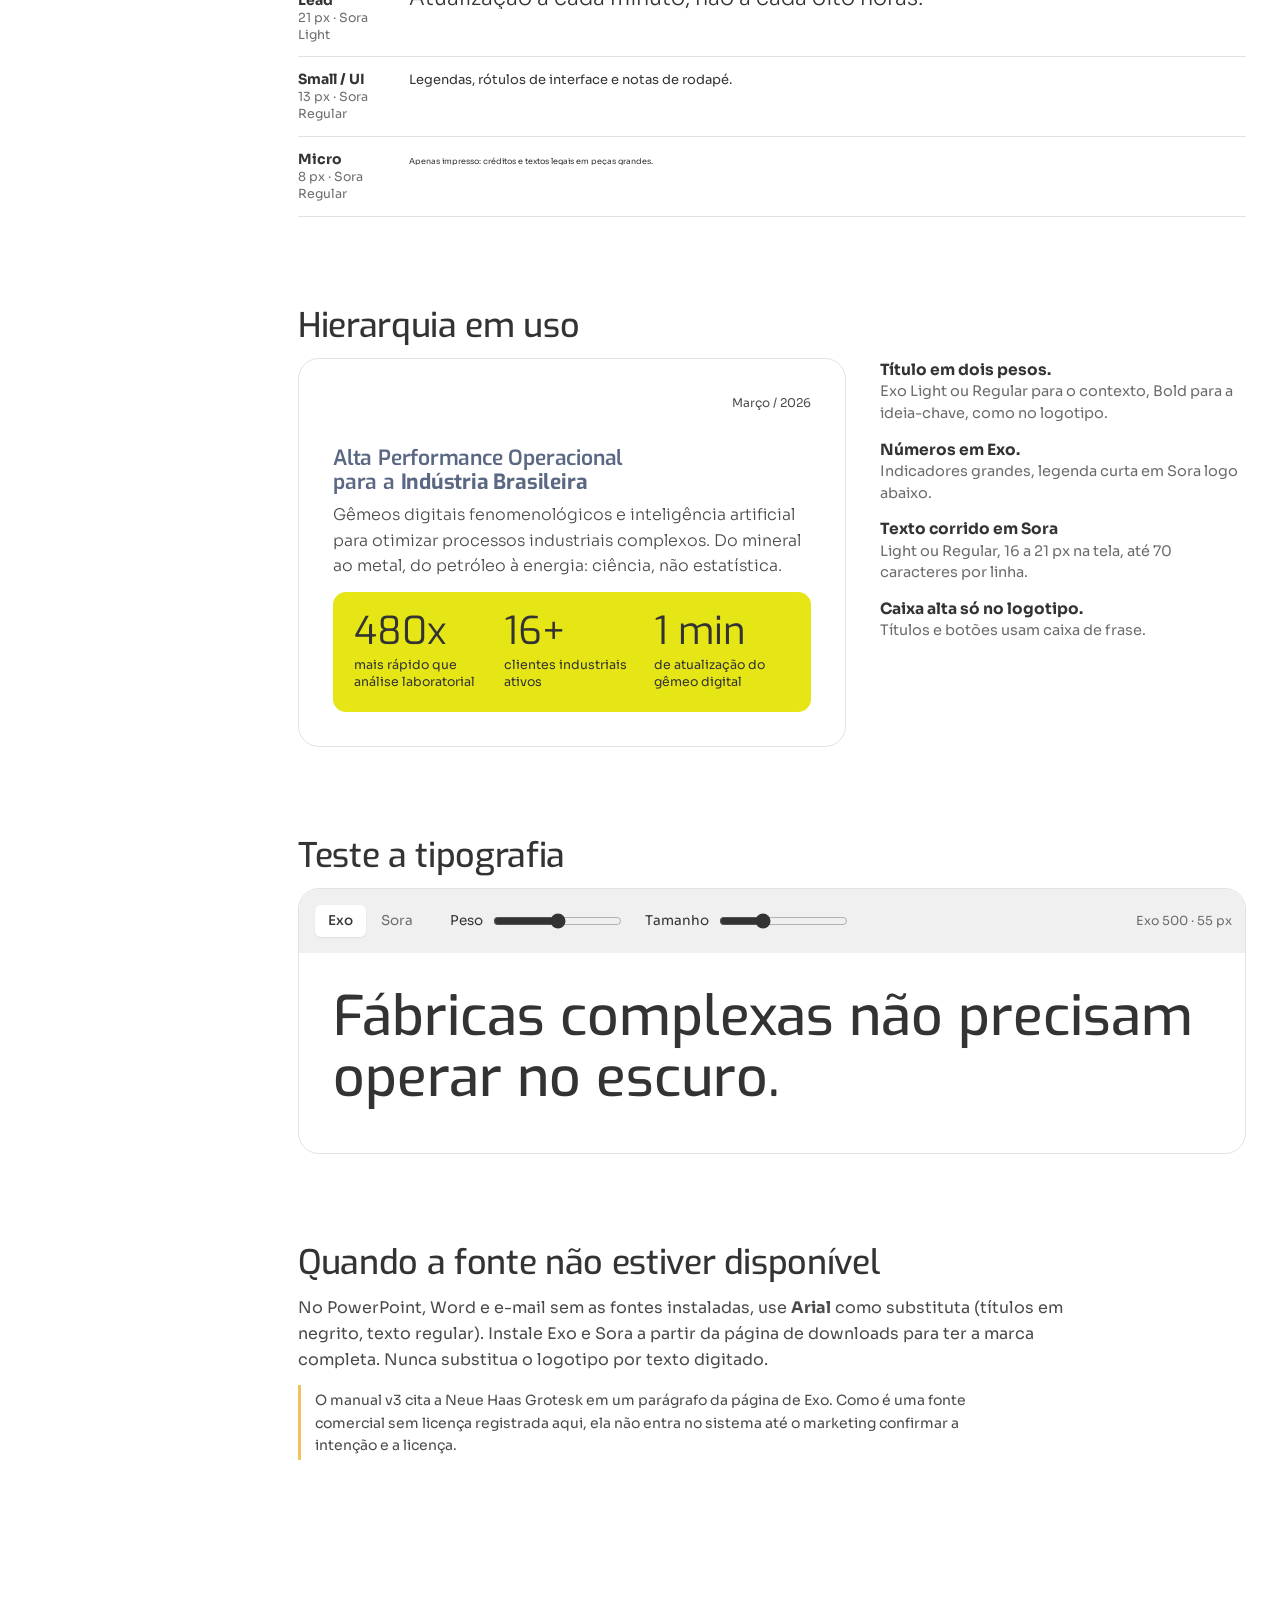
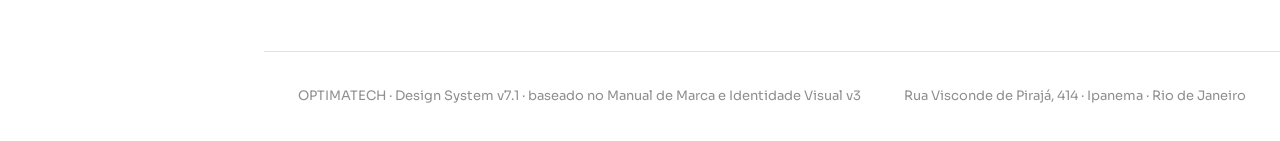
<file: tipografia.html>
<!doctype html><meta charset="utf-8"><title>OPTIMATECH Design System</title><meta http-equiv="refresh" content="0;url=index.html#tipografia"><link rel="canonical" href="index.html#tipografia"><script>location.replace("index.html#tipografia")</script><a href="index.html#tipografia">Ir para a nova página</a>
</file>
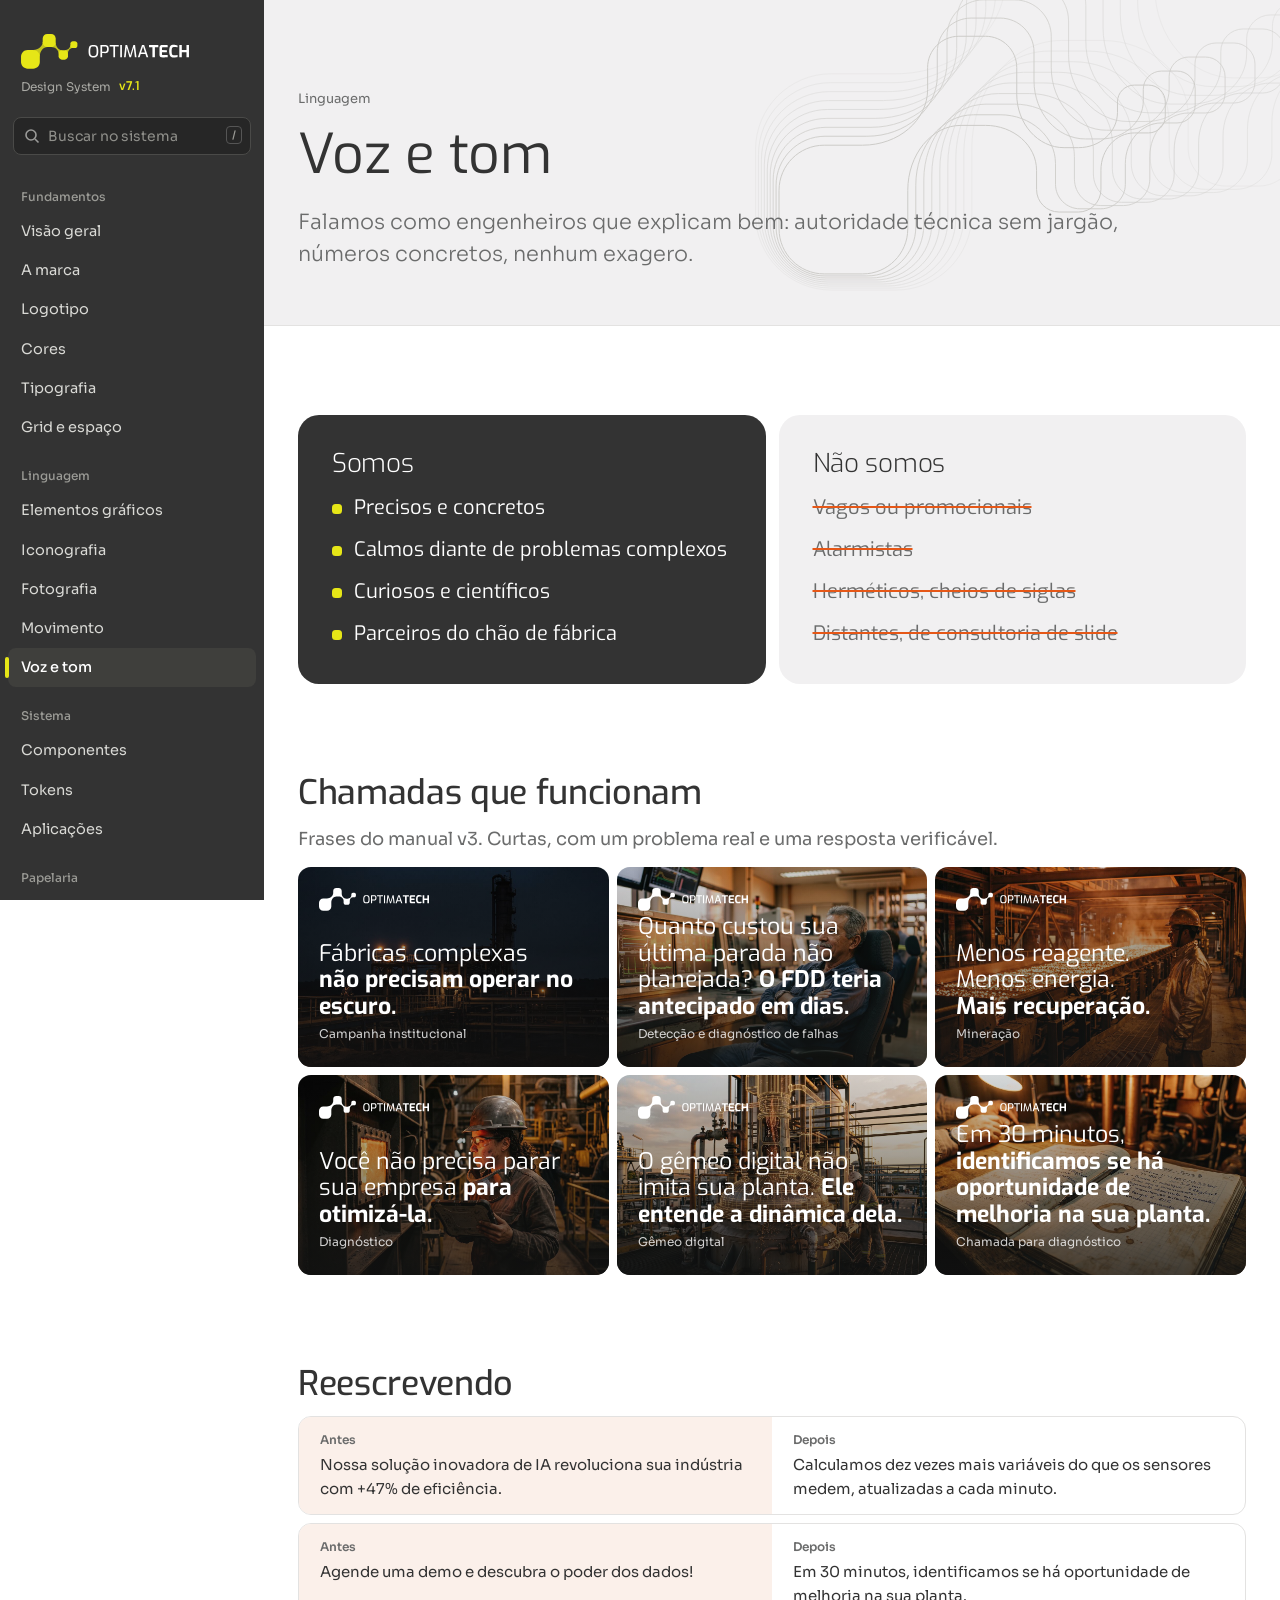
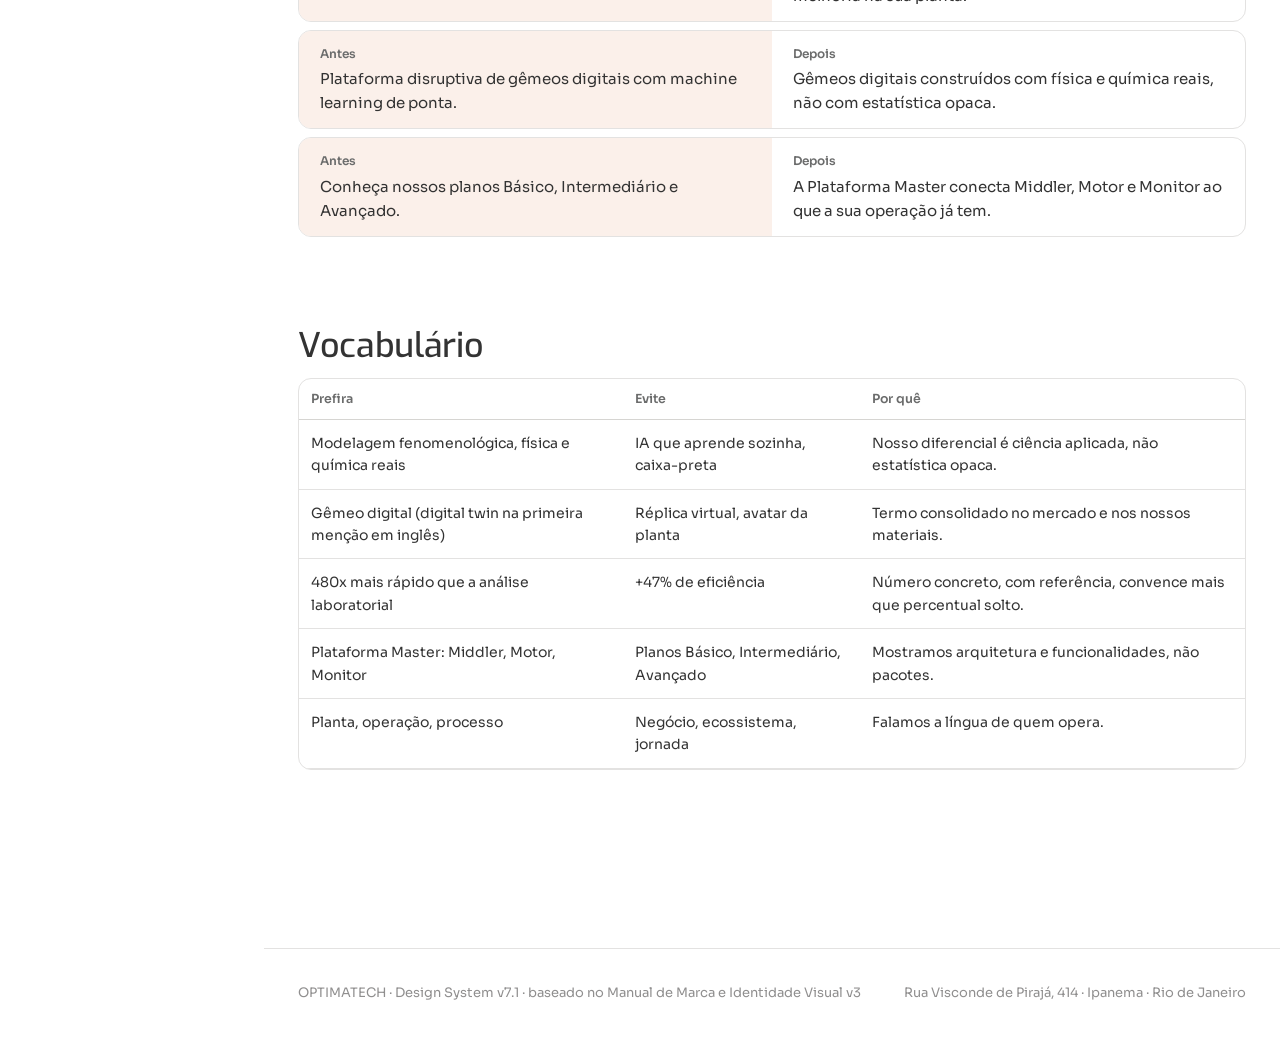
<file: voz.html>
<!doctype html><meta charset="utf-8"><title>OPTIMATECH Design System</title><meta http-equiv="refresh" content="0;url=index.html#voz"><link rel="canonical" href="index.html#voz"><script>location.replace("index.html#voz")</script><a href="index.html#voz">Ir para a nova página</a>
</file>
<file: assets/css/tokens.css>
/* =========================================================================
   OPTIMATECH Design Tokens · v7.0 (base: Manual de Marca e Identidade Visual v3)
   Fonte única para web, Studio e documentos. Valores marcados "derivado" não
   estão no manual; foram calculados a partir da geometria/paleta oficial.
   ========================================================================= */

@font-face{font-family:'Exo';font-style:normal;font-weight:300;font-display:swap;src:url(../fonts/exo-latin-300-normal.woff2) format('woff2')}
@font-face{font-family:'Exo';font-style:normal;font-weight:400;font-display:swap;src:url(../fonts/exo-latin-400-normal.woff2) format('woff2')}
@font-face{font-family:'Exo';font-style:italic;font-weight:400;font-display:swap;src:url(../fonts/exo-latin-400-italic.woff2) format('woff2')}
@font-face{font-family:'Exo';font-style:normal;font-weight:500;font-display:swap;src:url(../fonts/exo-latin-500-normal.woff2) format('woff2')}
@font-face{font-family:'Exo';font-style:normal;font-weight:600;font-display:swap;src:url(../fonts/exo-latin-600-normal.woff2) format('woff2')}
@font-face{font-family:'Exo';font-style:normal;font-weight:700;font-display:swap;src:url(../fonts/exo-latin-700-normal.woff2) format('woff2')}
@font-face{font-family:'Exo';font-style:normal;font-weight:800;font-display:swap;src:url(../fonts/exo-latin-800-normal.woff2) format('woff2')}
@font-face{font-family:'Sora';font-style:normal;font-weight:200;font-display:swap;src:url(../fonts/sora-latin-200-normal.woff2) format('woff2')}
@font-face{font-family:'Sora';font-style:normal;font-weight:300;font-display:swap;src:url(../fonts/sora-latin-300-normal.woff2) format('woff2')}
@font-face{font-family:'Sora';font-style:normal;font-weight:400;font-display:swap;src:url(../fonts/sora-latin-400-normal.woff2) format('woff2')}
@font-face{font-family:'Sora';font-style:normal;font-weight:500;font-display:swap;src:url(../fonts/sora-latin-500-normal.woff2) format('woff2')}
@font-face{font-family:'Sora';font-style:normal;font-weight:600;font-display:swap;src:url(../fonts/sora-latin-600-normal.woff2) format('woff2')}
@font-face{font-family:'Sora';font-style:normal;font-weight:700;font-display:swap;src:url(../fonts/sora-latin-700-normal.woff2) format('woff2')}
@font-face{font-family:'Sora';font-style:normal;font-weight:800;font-display:swap;src:url(../fonts/sora-latin-800-normal.woff2) format('woff2')}

:root{
  /* ---- Cor · primária (logotipo) ---- */
  --ot-citrus:#E6E617;      /* CMYK ≈ 16·1·96·0  · ref. PANTONE 3955 C (manual 2021) */
  --ot-graphite:#333333;    /* CMYK ≈ 78·69·62·70 (áreas) · K 90 (texto fino) */
  --ot-white:#FFFFFF;

  /* ---- Cor · neutros de chão de fábrica ---- */
  --ot-ice:#F1F0F1;
  --ot-gray:#908F8F;
  --ot-steel:#808181;
  --ot-iron:#6B6C6C;
  --ot-carbon:#262626;      /* derivado: Graphite −8% L, para camadas sobre Graphite */
  --ot-mist:#E3E2E1;        /* derivado: divisores sobre Ice */

  /* ---- Cor · quentes (secundária) ---- */
  --ot-lemon:#EEE454;
  --ot-butter:#F8D568;
  --ot-sand:#F1C360;
  --ot-amber:#FBB03B;
  --ot-bronze:#A97727;
  --ot-olive:#B3B336;
  --ot-orange:#E65717;
  --ot-slate:#73829D;

  /* ---- Cor · soluções (manual v3 p.56) ---- */
  --ot-sol-gemeo:#2794A8;
  --ot-sol-sensor:#E65717;
  --ot-sol-coi:#E6E617;
  --ot-sol-ialab:#808181;

  /* ---- Semânticos (UI) ---- */
  --bg:var(--ot-white);
  --bg-subtle:var(--ot-ice);
  --surface:var(--ot-white);
  --ink:var(--ot-graphite);
  --ink-2:var(--ot-iron);
  --ink-3:var(--ot-gray);
  --line:var(--ot-mist);
  --accent:var(--ot-citrus);
  --on-accent:var(--ot-graphite);
  --focus:#2794A8;
  --ok:#3F8F3A; --warn:var(--ot-amber); --danger:var(--ot-orange); /* --ok derivado */

  /* ---- Tipografia ---- */
  --font-display:'Exo',system-ui,sans-serif;   /* primária · títulos, números, marca */
  --font-text:'Sora',system-ui,sans-serif;     /* secundária · texto corrido e UI digital */
  /* Escala Fibonacci (manual v3): 8 · 13 · 21 · 34 · 55 · 89 */
  --fs-micro:8px; --fs-small:13px; --fs-body:16px; --fs-lead:21px; --fs-h2:34px; --fs-h1:55px; --fs-hero:89px;
  --lh-tight:1.05; --lh-head:1.15; --lh-body:1.6;

  /* ---- Espaço (Fibonacci, px) ---- */
  --s-1:3px; --s-2:5px; --s-3:8px; --s-4:13px; --s-5:21px; --s-6:34px; --s-7:55px; --s-8:89px; --s-9:144px;

  /* ---- Raio: derivado dos nós do símbolo (raio = 35% do lado) ---- */
  --r-node:35%;
  --r-xs:3px; --r-sm:6px; --r-md:8px; --r-lg:13px; --r-xl:21px; --r-pill:999px;

  /* ---- Elevação ---- */
  --e-1:0 1px 2px rgba(51,51,51,.08);
  --e-2:0 6px 21px -8px rgba(51,51,51,.22);
  --e-3:0 21px 55px -21px rgba(38,38,38,.38);

  /* ---- Movimento ---- */
  --ease-flow:cubic-bezier(.22,.8,.2,1);    /* entrada: dados chegando */
  --ease-snap:cubic-bezier(.5,0,.2,1.4);    /* encaixe de nó */
  --t-fast:130ms; --t-base:210ms; --t-slow:550ms; --t-scene:890ms;

  /* ---- Layout ---- */
  --rail:264px; --content:1120px; --gutter:21px;
}
@media (prefers-reduced-motion:reduce){:root{--t-fast:0ms;--t-base:0ms;--t-slow:0ms;--t-scene:0ms}}
</file>
<file: assets/css/base.css>
/* OPTIMATECH DS v7 · shell + componentes base */
*,*::before,*::after{box-sizing:border-box}
html{-webkit-text-size-adjust:100%;scroll-behavior:smooth;scroll-padding-top:var(--s-6)}
body{margin:0;background:var(--bg);color:var(--ink);font:400 var(--fs-body)/var(--lh-body) var(--font-text);-webkit-font-smoothing:antialiased;text-rendering:optimizeLegibility}
img,svg{display:block;max-width:100%}
a{color:inherit}
button,input,select,textarea{font:inherit;color:inherit}
:focus-visible{outline:2px solid var(--focus);outline-offset:2px;border-radius:2px}
::selection{background:var(--ot-citrus);color:var(--ot-graphite)}
.sr-only{position:absolute;width:1px;height:1px;overflow:hidden;clip:rect(0 0 0 0);white-space:nowrap}

/* ---------- Shell ---------- */
.shell{display:grid;grid-template-columns:var(--rail) minmax(0,1fr);min-height:100vh}
.rail{position:sticky;top:0;height:100vh;overflow:auto;background:var(--ot-graphite);color:#E9E9E6;display:flex;flex-direction:column;scrollbar-width:thin;scrollbar-color:#555 transparent;z-index:20}
.rail__brand{display:block;padding:var(--s-6) var(--s-5) var(--s-5);text-decoration:none}
.rail__brand svg{width:168px;height:auto}
.rail__ver{display:flex;gap:8px;align-items:center;margin-top:var(--s-3);font-size:12px;color:#A9A9A4}
.rail__ver b{font-weight:600;color:var(--ot-citrus);font-family:var(--font-display);letter-spacing:.02em}
.rail__search{margin:0 var(--s-4) var(--s-4);position:relative}
.rail__search input{width:100%;height:38px;border-radius:var(--r-md);border:1px solid #4A4A48;background:var(--ot-carbon);padding:0 12px 0 34px;color:#fff;font-size:14px}
.rail__search input::placeholder{color:#8f8f8a}
.rail__search svg{position:absolute;left:11px;top:11px;width:16px;height:16px;opacity:.6}
.rail__search kbd{position:absolute;right:9px;top:9px;font:500 11px var(--font-text);color:#9a9a95;border:1px solid #555;border-radius:4px;padding:1px 5px}
.rail nav{padding:0 var(--s-3) var(--s-6);flex:1}
.rail__group{margin-top:var(--s-4)}
.rail__group>span{display:block;padding:6px 13px;font-size:12px;color:#9a9a95;font-weight:500}
.rail a.nav{display:flex;align-items:center;gap:10px;padding:8px 13px;border-radius:var(--r-md);text-decoration:none;font-size:14.5px;color:#D9D9D5;position:relative;transition:background var(--t-fast),color var(--t-fast)}
.rail a.nav:hover{background:#3d3d3b;color:#fff}
.rail a.nav[aria-current="page"]{background:#3f3f3c;color:#fff;font-weight:500}
.rail a.nav[aria-current="page"]::before{content:"";position:absolute;left:-3px;top:9px;bottom:9px;width:4px;border-radius:3px;background:var(--ot-citrus)}
.rail a.nav .tag{margin-left:auto;font-size:11px;font-weight:600;background:var(--ot-citrus);color:var(--ot-graphite);border-radius:var(--r-pill);padding:1px 7px}
.rail__foot{padding:var(--s-5);border-top:1px solid #444;font-size:12px;color:#9a9a95;line-height:1.5}
.rail__foot a{color:#d0d0cb}
.topbar{display:none}
main,.shell>div{min-width:0}

@media (max-width:960px){
  .shell{grid-template-columns:minmax(0,1fr)}
  .rail{position:fixed;inset:0 auto 0 0;width:min(86vw,320px);transform:translateX(-102%);transition:transform var(--t-base) var(--ease-flow);box-shadow:var(--e-3)}
  body.nav-open .rail{transform:none}
  body.nav-open::after{content:"";position:fixed;inset:0;background:rgba(0,0,0,.4);z-index:15}
  .topbar{display:flex;position:sticky;top:0;z-index:10;align-items:center;gap:12px;height:56px;padding:0 16px;background:var(--ot-graphite);color:#fff}
  .topbar button{background:none;border:0;width:40px;height:40px;display:grid;place-items:center;cursor:pointer;color:#fff}
  .topbar svg.logo{height:22px;width:auto}
}

/* ---------- Página ---------- */
.page{display:none}
.page.is-active{display:block;animation:pagein var(--t-slow) var(--ease-flow)}
@keyframes pagein{from{opacity:0;transform:translateY(8px)}to{opacity:1;transform:none}}
.wrap{max-width:var(--content);margin:0 auto;padding:0 var(--s-6)}
@media (max-width:640px){.wrap{padding:0 16px}}

.p-head{position:relative;overflow:hidden;background:var(--ot-ice);border-bottom:1px solid var(--line)}
.p-head .wrap{padding-top:var(--s-8);padding-bottom:var(--s-7);position:relative;z-index:1}
.p-head__trail{position:absolute;right:-60px;top:-30px;width:min(620px,70%);opacity:.9;pointer-events:none}
.p-head__trail path{stroke:#c9c8c4}
.crumb{font-size:13px;color:var(--ink-2);margin:0 0 var(--s-4)}
.crumb a{text-decoration:none}
h1,h2,h3,h4{font-family:var(--font-display);font-weight:500;margin:0;letter-spacing:-.01em;line-height:var(--lh-head);text-wrap:balance}
.p-head h1{font-size:clamp(40px,6vw,var(--fs-h1));font-weight:400;max-width:15ch}
.p-head h1 strong{font-weight:700}
.p-head .lead{font-size:var(--fs-lead);line-height:1.5;color:var(--ink-2);max-width:56ch;margin:var(--s-5) 0 0;font-weight:300}
.p-meta{display:flex;flex-wrap:wrap;gap:var(--s-3);margin-top:var(--s-5)}

.sec{padding:var(--s-8) 0 0}
.sec:last-child{padding-bottom:var(--s-8)}
.sec>.wrap>h2,.sec h2.h{font-size:var(--fs-h2);font-weight:500;margin-bottom:var(--s-4)}
.sec h3{font-size:var(--fs-lead);font-weight:600;margin:var(--s-6) 0 var(--s-3)}
.sec p{max-width:68ch;margin:0 0 var(--s-4);color:#4a4a48}
.sec p.intro{font-size:18px;color:var(--ink-2);max-width:62ch}
.sec-head{display:flex;align-items:flex-end;justify-content:space-between;gap:var(--s-5);flex-wrap:wrap;margin-bottom:var(--s-5)}
.sec-head p{margin:0}
.toc{display:flex;flex-wrap:wrap;gap:6px;margin-top:var(--s-6)}
.toc a{font-size:13px;text-decoration:none;padding:6px 12px;border-radius:var(--r-pill);border:1px solid #d6d5d2;background:#fff;color:var(--ink)}
.toc a:hover{border-color:var(--ink)}

/* ---------- Componentes ---------- */
.btn{--b:var(--ot-graphite);--f:#fff;display:inline-flex;align-items:center;justify-content:center;gap:8px;height:40px;padding:0 18px;border-radius:var(--r-md);border:1px solid var(--b);background:var(--b);color:var(--f);font:500 14.5px var(--font-text);text-decoration:none;cursor:pointer;white-space:nowrap;transition:transform var(--t-fast),background var(--t-fast),box-shadow var(--t-fast)}
.btn:hover{box-shadow:var(--e-2)}
.btn:active{transform:translateY(1px)}
.btn svg{width:16px;height:16px}
.btn--accent{--b:var(--ot-citrus);--f:var(--ot-graphite)}
.btn--ghost{background:transparent;color:var(--ink);border-color:#cfcecb}
.btn--ghost:hover{border-color:var(--ink);box-shadow:none}
.btn--sm{height:32px;padding:0 12px;font-size:13px;border-radius:var(--r-sm)}
.btn--lg{height:52px;padding:0 26px;font-size:16px}
.btn[disabled]{opacity:.45;pointer-events:none}
.on-dark .btn--ghost{color:#fff;border-color:#666}

.chip{display:inline-flex;align-items:center;gap:6px;height:26px;padding:0 10px;border-radius:var(--r-pill);background:#fff;border:1px solid #d6d5d2;font-size:12.5px;color:var(--ink-2)}
.chip i{width:8px;height:8px;border-radius:2.8px;background:var(--c,var(--ot-citrus))}

.card{background:var(--surface);border:1px solid var(--line);border-radius:var(--r-lg);padding:var(--s-5)}
.panel{background:var(--ot-ice);border-radius:var(--r-lg);padding:var(--s-6)}
.dark{background:var(--ot-graphite);color:#EDEDEA}
.dark p{color:#c8c8c3}

.grid{display:grid;gap:var(--s-5)}
.g2{grid-template-columns:repeat(2,minmax(0,1fr))}
.g3{grid-template-columns:repeat(3,minmax(0,1fr))}
.g4{grid-template-columns:repeat(4,minmax(0,1fr))}
@media (max-width:900px){.g3,.g4{grid-template-columns:repeat(2,minmax(0,1fr))}}
@media (max-width:560px){.g2,.g3,.g4{grid-template-columns:1fr}}

.do,.dont{position:relative;border-radius:var(--r-lg);overflow:hidden;border:1px solid var(--line);background:#fff}
.do figcaption,.dont figcaption{padding:12px 14px;font-size:13.5px;line-height:1.45;display:flex;gap:9px;align-items:flex-start;border-top:1px solid var(--line)}
.do figcaption::before,.dont figcaption::before{flex:none;width:18px;height:18px;border-radius:6px;display:grid;place-items:center;font:700 12px var(--font-text);margin-top:1px}
.do figcaption::before{content:"✓";background:#E3F0DA;color:#2E6B28}
.dont figcaption::before{content:"✕";background:#FBE1D6;color:#B23E0D}
figure{margin:0}

.code{position:relative;background:#262626;color:#E8E8E3;border-radius:var(--r-md);padding:14px 16px;font:13px/1.6 ui-monospace,SFMono-Regular,Menlo,Consolas,monospace;overflow:auto;white-space:pre;tab-size:2}
.code .copy{position:absolute;top:8px;right:8px}
.copyable{cursor:copy}
.toast{position:fixed;left:50%;bottom:28px;transform:translate(-50%,20px);opacity:0;background:var(--ot-graphite);color:#fff;padding:10px 16px;border-radius:var(--r-md);font-size:14px;box-shadow:var(--e-3);transition:all var(--t-base) var(--ease-flow);z-index:100;display:flex;gap:10px;align-items:center;pointer-events:none}
.toast.show{opacity:1;transform:translate(-50%,0)}
.toast i{width:10px;height:10px;border-radius:3.5px;background:var(--ot-citrus)}

.field{display:grid;gap:6px;margin-bottom:var(--s-4)}
.field label{font-size:13px;font-weight:500;color:var(--ink)}
.field small{font-size:12px;color:var(--ink-3)}
.input,.select,textarea.input{width:100%;height:42px;padding:0 12px;border:1px solid #cfcecb;border-radius:var(--r-md);background:#fff;transition:border-color var(--t-fast),box-shadow var(--t-fast)}
textarea.input{height:auto;padding:10px 12px;min-height:80px;resize:vertical}
.input:focus,.select:focus{outline:0;border-color:var(--ot-graphite);box-shadow:0 0 0 3px rgba(230,230,23,.55)}
.input[aria-invalid="true"]{border-color:var(--ot-orange)}

.seg{display:inline-flex;padding:3px;background:var(--ot-ice);border-radius:var(--r-md);gap:2px;flex-wrap:wrap}
.seg button{border:0;background:transparent;height:32px;padding:0 13px;border-radius:6px;font-size:13.5px;cursor:pointer;color:var(--ink-2)}
.seg button[aria-pressed="true"]{background:#fff;color:var(--ink);box-shadow:var(--e-1);font-weight:500}

.swatch-dot{width:14px;height:14px;border-radius:5px;display:inline-block;vertical-align:-2px;border:1px solid rgba(0,0,0,.08)}
table.t{width:100%;border-collapse:collapse;font-size:14px}
table.t th{text-align:left;font-weight:600;font-size:12.5px;color:var(--ink-2);padding:10px 12px;border-bottom:1px solid #d6d5d2}
table.t td{padding:12px;border-bottom:1px solid var(--line);vertical-align:top}
.tbl-wrap{overflow:auto;border:1px solid var(--line);border-radius:var(--r-lg)}

.foot{border-top:1px solid var(--line);margin-top:var(--s-8);padding:var(--s-6) 0;color:var(--ink-3);font-size:13px}
.foot .wrap{display:flex;justify-content:space-between;gap:var(--s-5);flex-wrap:wrap}
</file>
<file: assets/css/ds.css>
/* OPTIMATECH DS v7 · estilos das páginas */

/* ---------- Hero ---------- */
.hero{position:relative;min-height:min(92vh,860px);background:var(--ot-graphite);color:#fff;overflow:hidden;display:flex;flex-direction:column;justify-content:flex-end}
.hero__stage{position:absolute;inset:0}
.hero__stage svg{position:absolute;right:-2%;top:6%;width:min(54%,760px);height:auto;overflow:visible}
.hero__copy{position:relative;z-index:2;padding-bottom:var(--s-8);width:100%}
.hero__kicker{font-size:14px;color:#BEBEB8;margin:0 0 var(--s-5)}
.hero h1{font-size:clamp(40px,5.6vw,80px);font-weight:300;line-height:1.02;letter-spacing:-.02em;max-width:13ch}
.hero__lead{font-size:clamp(17px,1.6vw,var(--fs-lead));font-weight:300;color:#D4D4CF;max-width:52ch;margin:var(--s-5) 0 var(--s-6);line-height:1.5}
.hero__cta{display:flex;gap:var(--s-4);flex-wrap:wrap}
.hero .btn--ghost{color:#fff;border-color:#6b6b68}
.hero .btn--ghost:hover{border-color:#fff}
.hero__hint{position:absolute;right:var(--s-6);bottom:var(--s-5);margin:0;font-size:12.5px;color:#9a9a95;z-index:2;max-width:30ch;text-align:right}
.hero .n-node{transition:fill var(--t-base)}
@media (max-width:960px){.hero__stage svg{width:92%;right:-18%;top:4%;opacity:.55}.hero__hint{display:none}}

/* ---------- Início ---------- */
.start-grid{display:grid;grid-template-columns:1.4fr 1fr 1fr;grid-template-rows:auto auto;gap:var(--s-4)}
.start{display:flex;flex-direction:column;gap:var(--s-3);padding:var(--s-5);border-radius:var(--r-lg);background:var(--ot-ice);text-decoration:none;transition:background var(--t-base),transform var(--t-base) var(--ease-flow)}
.start:hover{background:#e8e7e6}
.start h3{font-size:var(--fs-lead);font-weight:600}
.start p{margin:0;color:var(--ink-2);font-size:14.5px;line-height:1.5}
.start__go{margin-top:auto;padding-top:var(--s-4);font-weight:600;font-size:14px;display:inline-flex;gap:8px;align-items:center}
.start__go::after{content:"";width:9px;height:9px;border-radius:3px;background:var(--ot-graphite);transition:transform var(--t-base) var(--ease-snap)}
.start:hover .start__go::after{transform:translateX(4px)}
.start--studio{grid-row:span 2;background:var(--ot-citrus);padding:var(--s-6)}
.start--studio:hover{background:#dede12}
.start--studio h3{font-size:var(--fs-h2);font-weight:500;line-height:1.1;max-width:12ch}
.start--studio p{color:#3d3d18;font-size:16px;max-width:36ch}
.start__k{font-size:13px;font-weight:600}
@media (max-width:900px){.start-grid{grid-template-columns:1fr 1fr}.start--studio{grid-column:1/-1;grid-row:auto}}
@media (max-width:560px){.start-grid{grid-template-columns:1fr}}

.changes{display:grid;grid-template-columns:repeat(auto-fit,minmax(260px,1fr));gap:var(--s-5) var(--s-6);border-top:2px solid var(--ot-graphite);padding-top:var(--s-5)}
.changes b{font-family:var(--font-display);font-size:18px;font-weight:600;display:block;margin-bottom:6px}
.changes p{margin:0;font-size:14.5px;color:var(--ink-2)}
.pillars{display:grid;grid-template-columns:repeat(3,1fr);gap:var(--s-6)}
.pillar__n{display:block;width:34px;height:34px;border-radius:12px;background:var(--c);margin-bottom:var(--s-4)}
.pillar h3{font-size:22px;margin-bottom:var(--s-3)}
.pillar p{color:var(--ink-2);margin:0}
.sec .values{max-width:none;margin:var(--s-7) 0 0;font-family:var(--font-display);font-size:clamp(18px,2.2vw,26px);font-weight:300;color:var(--ink-2);letter-spacing:.01em}
@media (max-width:760px){.pillars{grid-template-columns:1fr}}

/* ---------- Marca ---------- */
.purpose{display:grid;grid-template-columns:1.2fr 1fr;gap:var(--s-7)}
.purpose .big{font-family:var(--font-display);font-size:clamp(22px,2.6vw,30px);font-weight:300;line-height:1.35;color:var(--ink);max-width:28ch}
.purpose h3{margin-top:0}
.purpose h3+p{margin-bottom:var(--s-6)}
.sig{font-family:var(--font-display);font-size:20px}
@media (max-width:860px){.purpose{grid-template-columns:1fr;gap:var(--s-5)}}
.concept{display:grid;grid-template-columns:1.25fr 1fr;gap:var(--s-6);align-items:center;margin:var(--s-6) 0;background:var(--ot-graphite);border-radius:var(--r-xl);padding:var(--s-6);color:#fff}
.concept__art svg{width:100%;height:auto;overflow:visible}
.concept__steps{list-style:none;margin:0;padding:0;display:grid;gap:6px}
.concept__steps li{padding:14px 16px;border-radius:var(--r-md);cursor:pointer;transition:background var(--t-base);display:grid;gap:3px}
.concept__steps li b{font-family:var(--font-display);font-size:20px;font-weight:500}
.concept__steps li span{font-size:14px;color:#bdbdb7}
.concept__steps li[aria-current="true"]{background:#424240}
.concept__steps li[aria-current="true"] b{color:var(--ot-citrus)}
@media (max-width:860px){.concept{grid-template-columns:1fr}}
.note{font-size:14px;color:var(--ink-2);border-left:3px solid var(--ot-sand);padding:4px 0 4px 14px;max-width:70ch}
.traits{display:grid;grid-template-columns:repeat(3,1fr);gap:var(--s-5)}
.traits div{border-top:1px solid #cfcecb;padding-top:var(--s-4)}
.traits h3{margin:0 0 6px;font-size:26px;font-weight:300}
@media (max-width:700px){.traits{grid-template-columns:1fr}}

/* ---------- Logotipo ---------- */
.anatomy{display:grid;grid-template-columns:1.6fr 1fr;gap:var(--s-6);align-items:center;background:var(--ot-ice);border-radius:var(--r-xl);padding:var(--s-6)}
.anatomy__art svg{width:100%;height:auto}
.anatomy__art path{transition:fill var(--t-base),opacity var(--t-base)}
.anatomy.dim .anatomy__art path{opacity:.16}
.anatomy.dim .anatomy__art path.hl{opacity:1;fill:var(--ot-graphite)}
.anatomy__legend{list-style:none;margin:0;padding:0;display:grid;gap:4px}
.anatomy__legend li{padding:12px 14px;border-radius:var(--r-md);font-size:14px;color:var(--ink-2);cursor:default;line-height:1.45}
.anatomy__legend li:hover,.anatomy__legend li.on{background:#fff}
.anatomy__legend b{display:block;color:var(--ink);font-family:var(--font-display);font-size:17px;font-weight:600}
.anatomy__legend i{display:none}
@media (max-width:860px){.anatomy{grid-template-columns:1fr}}
.build,.clear{background:#fff;border:1px solid var(--line);border-radius:var(--r-xl);padding:var(--s-5);overflow:hidden}
.build svg,.clear svg{width:100%;height:auto}
.cap{font-size:13.5px;color:var(--ink-2);margin:var(--s-3) 0 0;line-height:1.5}
.minsizes{display:grid;gap:var(--s-4);align-content:start}
.minsize{display:flex;align-items:center;gap:var(--s-5);padding:var(--s-5);border:1px solid var(--line);border-radius:var(--r-lg)}
.minsize__art{flex:none;display:flex;align-items:center;justify-content:center;min-width:120px}
.minsize b{font-family:var(--font-display);font-size:20px;font-weight:600;display:block}
.minsize span{font-size:13.5px;color:var(--ink-2)}
.versions{display:grid;grid-template-columns:2fr 1fr 1fr;gap:var(--s-4)}
.version{border-radius:var(--r-lg);background:var(--ot-ice);padding:var(--s-6) var(--s-5) var(--s-4);display:flex;flex-direction:column;gap:var(--s-4)}
.version__art{flex:1;display:grid;place-items:center;min-height:150px}
.version__art svg{max-height:110px;width:auto;max-width:90%}
.version p{margin:0;font-size:13.5px;color:var(--ink-2)}
.version b{color:var(--ink);font-size:15px;display:block}
@media (max-width:760px){.versions{grid-template-columns:1fr}}
.symvars{display:grid;grid-template-columns:repeat(6,1fr);gap:var(--s-3)}
.symvar{border:1px solid var(--line);border-radius:var(--r-lg);padding:var(--s-4);text-align:left;background:#fff}
.symvar svg{height:64px;width:100%;margin:6px 0 12px}
.symvar b{font-size:13.5px;display:block}
.symvar span{font-size:12px;color:var(--ink-3);line-height:1.35;display:block}
@media (max-width:900px){.symvars{grid-template-columns:repeat(3,1fr)}}
.variants{display:grid;grid-template-columns:repeat(4,1fr);gap:var(--s-3)}
.variant{border-radius:var(--r-lg);overflow:hidden;border:1px solid var(--line);background:#fff;display:flex;flex-direction:column}
.variant__art{aspect-ratio:16/8;display:grid;place-items:center;padding:0 12%}
.variant__art svg{width:100%}
.variant__meta{display:flex;align-items:center;gap:8px;padding:10px 12px;font-size:13px}
.variant__meta span{flex:1}
.variant__meta small{display:block;color:var(--ink-3);font-size:11.5px}
.variant__meta button{border:0;background:var(--ot-ice);border-radius:6px;height:28px;padding:0 9px;font-size:12px;cursor:pointer}
.variant__meta button:hover{background:#e3e2e0}
@media (max-width:900px){.variants{grid-template-columns:repeat(2,1fr)}}
.lgen{display:grid;grid-template-columns:1.5fr 1fr;gap:var(--s-5);align-items:start}
.lgen__preview{border-radius:var(--r-xl);min-height:360px;display:grid;place-items:center;padding:var(--s-6);background-image:linear-gradient(45deg,#eee 25%,transparent 25%),linear-gradient(-45deg,#eee 25%,transparent 25%),linear-gradient(45deg,transparent 75%,#eee 75%),linear-gradient(-45deg,transparent 75%,#eee 75%);background-size:20px 20px;background-position:0 0,0 10px,10px -10px,-10px 0;border:1px solid var(--line)}
.lgen__preview svg{max-height:300px;width:auto;max-width:100%;box-shadow:var(--e-2)}
.lgen__btns{display:flex;gap:8px;flex-wrap:wrap;margin-top:var(--s-3)}
@media (max-width:860px){.lgen{grid-template-columns:1fr}}
.donts{display:grid;grid-template-columns:repeat(4,1fr);gap:var(--s-3)}
.donts .art{aspect-ratio:16/9;display:grid;place-items:center;padding:8%;background:#fff;overflow:hidden}
.donts .art svg{width:100%;max-height:100%}
@media (max-width:900px){.donts{grid-template-columns:repeat(2,1fr)}}
.apps{display:flex;gap:var(--s-5);flex-wrap:wrap;align-items:flex-end}
.apps figure{display:grid;gap:8px;justify-items:center;font-size:12.5px;color:var(--ink-2)}
.apps .phone{width:150px;height:300px;border-radius:30px;background:linear-gradient(160deg,#4a4a47,#1e1e1d);padding:44px 18px;display:grid;grid-template-columns:repeat(3,1fr);gap:14px;align-content:start;box-shadow:var(--e-3)}
.apps .phone span{aspect-ratio:1;border-radius:11px;background:#5a5a57}

/* ---------- Cores ---------- */
.sw-hero{display:grid;grid-template-columns:2fr 1.4fr 1fr;gap:var(--s-3);min-height:340px}
.sw{border-radius:var(--r-xl);padding:var(--s-5);display:flex;flex-direction:column;justify-content:space-between;border:1px solid rgba(0,0,0,.06);position:relative;overflow:hidden}
.sw h3{margin:0;font-size:26px;font-weight:500}
.sw__vals{display:grid;gap:2px;font-size:13px}
.sw__vals button{all:unset;cursor:copy;display:flex;gap:10px;padding:3px 0;border-radius:4px}
.sw__vals button span{opacity:.6;width:46px}
.sw__vals button:hover{text-decoration:underline}
.sw__vals button:focus-visible{outline:2px solid currentColor}
.sw__role{font-size:13.5px;opacity:.75;max-width:30ch;margin:6px 0 0}
@media (max-width:760px){.sw-hero{grid-template-columns:1fr}.sw{min-height:180px}}
.sw-row{display:grid;grid-template-columns:repeat(auto-fill,minmax(150px,1fr));gap:var(--s-3)}
.sw-row .sw{min-height:210px;padding:var(--s-4)}
.sw-row .sw h3{font-size:18px}
.sol-row{display:grid;grid-template-columns:repeat(4,1fr);gap:var(--s-3)}
.sol{border-radius:var(--r-lg);overflow:hidden;border:1px solid var(--line)}
.sol__tag{display:flex;align-items:center;gap:10px;padding:var(--s-5) var(--s-4);font-family:var(--font-display);font-size:19px;font-weight:500}
.sol__tag svg{width:34px;height:auto}
.sol__meta{padding:10px var(--s-4);font-size:12.5px;color:var(--ink-2);background:#fff}
@media (max-width:760px){.sol-row{grid-template-columns:1fr 1fr}}
.ratio{display:flex;height:120px;border-radius:var(--r-lg);overflow:hidden;border:1px solid var(--line)}
.ratio div{display:flex;align-items:flex-end;padding:10px 12px;font-size:12.5px;font-weight:500;min-width:0}
.contrast td,.contrast th{text-align:center!important;font-size:12.5px}
.contrast td.cx{font-weight:600;border-radius:6px}
.contrast .lvl{display:block;font-size:11px;font-weight:500;opacity:.8}
.camp{display:grid;grid-template-columns:repeat(8,1fr);gap:6px}
.camp button{aspect-ratio:1;border:0;border-radius:var(--r-md);cursor:copy;display:flex;align-items:flex-end;padding:8px;font-size:11px;font-weight:600}
@media (max-width:760px){.camp{grid-template-columns:repeat(4,1fr)}}

/* ---------- Tipografia ---------- */
.faces{display:grid;gap:var(--s-5)}
.face{display:grid;grid-template-columns:minmax(200px,1fr) 2fr;gap:var(--s-6);padding:var(--s-6);border-radius:var(--r-xl);background:var(--ot-ice)}
.face--exo{background:var(--ot-graphite);color:#fff}
.face--exo p{color:#cfcfca}
.face__glyph{font-size:clamp(110px,15vw,200px);line-height:.85;letter-spacing:-.04em}
.face--exo .face__glyph{font-family:'Exo';font-weight:600;color:var(--ot-citrus)}
.face--sora .face__glyph{font-family:'Sora';font-weight:300}
.face .role{font-size:14px;font-weight:600;margin:6px 0 var(--s-4)}
.weights{display:flex;flex-wrap:wrap;gap:6px 18px;margin-top:var(--s-5);font-size:22px}
.weights span{display:inline-flex;flex-direction:column}
.weights small{font:400 11.5px var(--font-text);opacity:.6}
@media (max-width:760px){.face{grid-template-columns:1fr;gap:var(--s-4)}}
.scale{border-top:1px solid var(--line)}
.scale__row{display:grid;grid-template-columns:90px 1fr;gap:var(--s-5);align-items:baseline;padding:var(--s-4) 0;border-bottom:1px solid var(--line)}
.scale__row small{font-size:12.5px;color:var(--ink-2);line-height:1.35}
.scale__row small b{display:block;color:var(--ink);font-size:14px}
.scale__row div{font-family:var(--font-display);line-height:1.05;white-space:nowrap;overflow:hidden;text-overflow:ellipsis}
.hier{display:grid;grid-template-columns:1.5fr 1fr;gap:var(--s-6);align-items:start}
.hier__demo{background:#fff;border:1px solid var(--line);border-radius:var(--r-xl);padding:var(--s-6);position:relative;overflow:hidden}
.hd-date{font-size:12px;color:var(--ot-slate);text-align:right;margin:0 0 var(--s-6)}
.hd-title{font-size:clamp(28px,3.4vw,40px);font-weight:300;color:#5b6884;line-height:1.15}
.hd-title b{font-weight:700}
.hd-body{color:#5b6884;font-weight:300;max-width:52ch;margin:var(--s-5) 0}
.hd-kpis{display:grid;grid-template-columns:repeat(3,1fr);gap:var(--s-4);background:var(--ot-citrus);border-radius:var(--r-lg);padding:var(--s-5)}
.hd-kpis b{font-family:var(--font-display);font-weight:400;font-size:clamp(28px,3vw,40px);display:block;line-height:1}
.hd-kpis span{font-size:12.5px;line-height:1.35;display:block;margin-top:6px}
.hier__rules{margin:0;padding:0;list-style:none;display:grid;gap:var(--s-4)}
.hier__rules li{font-size:14.5px;color:var(--ink-2);line-height:1.5}
.hier__rules b{color:var(--ink);display:block;font-size:15.5px}
@media (max-width:860px){.hier{grid-template-columns:1fr}.hd-kpis{grid-template-columns:1fr}}
.tester{border:1px solid var(--line);border-radius:var(--r-xl);overflow:hidden}
.tester__bar{display:flex;flex-wrap:wrap;gap:var(--s-4) var(--s-5);align-items:center;padding:var(--s-4);background:var(--ot-ice);font-size:13.5px}
.tester__bar label{display:flex;gap:8px;align-items:center}
.tester__val{margin-left:auto;color:var(--ink-2);font-size:12.5px}
.tester__out{padding:var(--s-6);min-height:200px;outline:0;line-height:1.1;word-break:break-word}

/* ---------- Grid ---------- */
.space{display:grid;gap:6px}
.space__row{display:grid;grid-template-columns:80px 1fr;align-items:center;gap:var(--s-4);font-size:13px;color:var(--ink-2)}
.space__row i{display:block;height:21px;background:var(--ot-citrus);border-radius:4px}
.space__row b{color:var(--ink);font-weight:600}
.radii{display:flex;gap:var(--s-5);flex-wrap:wrap;align-items:flex-end}
.radii figure{display:grid;gap:8px;font-size:12.5px;color:var(--ink-2);text-align:center}
.radii .r{width:96px;height:96px;background:var(--ot-graphite)}
.radii .r--node{background:var(--ot-citrus)}
.layouts{display:grid;grid-template-columns:1.6fr 1fr 1fr;gap:var(--s-5);align-items:start}
.layouts figure{display:grid;gap:8px}
.layouts .frame{position:relative;border:1px solid #cfcecb;background:#fff;border-radius:var(--r-sm);overflow:hidden}
.layouts figcaption{font-size:13px;color:var(--ink-2)}
.layouts figcaption b{display:block;color:var(--ink)}
@media (max-width:860px){.layouts{grid-template-columns:1fr}}

/* ---------- Texturas ---------- */
.tex__tabs{margin-bottom:var(--s-4)}
.tex__body{display:grid;grid-template-columns:1.7fr 1fr;gap:var(--s-5);align-items:start}
.tex__preview{border-radius:var(--r-xl);overflow:hidden;border:1px solid var(--line);background:#fff;display:grid;place-items:center}
.tex__preview svg{width:100%;height:auto;max-height:70vh}
.tex__desc{margin:0 0 var(--s-4);font-size:14.5px;color:var(--ink-2)}
.tex__pal{display:flex;gap:8px;flex-wrap:wrap}
.tex__pal button{width:44px;height:44px;border-radius:12px;border:2px solid transparent;cursor:pointer;padding:0;overflow:hidden;display:grid;grid-template-columns:1fr 1fr}
.tex__pal button[aria-pressed="true"]{border-color:var(--ot-graphite);box-shadow:0 0 0 2px #fff inset}
.tex__pal button i{display:block}
.tex__ctrl input[type=range]{width:100%;accent-color:var(--ot-graphite)}
@media (max-width:860px){.tex__body{grid-template-columns:1fr}}
.rules h3{margin-top:0}
.rules p{font-size:14.5px;color:var(--ink-2)}

/* ---------- Ícones ---------- */
.ic-bar{display:flex;flex-wrap:wrap;gap:var(--s-4);align-items:center;position:sticky;top:0;z-index:5;background:var(--bg);padding:var(--s-4) 0;border-bottom:1px solid var(--line)}
.ic-bar .input{max-width:320px}
.ic-colors{display:flex;gap:6px}
.ic-colors button{width:28px;height:28px;border-radius:9px;border:2px solid #fff;box-shadow:0 0 0 1px #cfcecb;cursor:pointer}
.ic-colors button[aria-pressed="true"]{box-shadow:0 0 0 2px var(--ot-graphite)}
.ic-size{font-size:13px;display:flex;gap:8px;align-items:center;color:var(--ink-2)}
.ic-count{font-size:13px;color:var(--ink-3);margin:var(--s-4) 0}
.ic-grid{display:grid;grid-template-columns:repeat(auto-fill,minmax(120px,1fr));gap:4px}
.ic{border:0;background:transparent;border-radius:var(--r-md);padding:var(--s-4) 8px 10px;display:grid;justify-items:center;gap:10px;cursor:pointer;color:var(--ic,#333);transition:background var(--t-fast)}
.ic:hover,.ic:focus-visible{background:var(--icbg-h,var(--ot-ice))}
.ic svg{width:var(--ics,56px);height:var(--ics,56px)}
.ic span{font-size:11.5px;color:var(--ink-2);text-align:center;line-height:1.3}
.ic-grid.on-dark{background:var(--ot-graphite);border-radius:var(--r-lg);padding:6px;--icbg-h:#444}
.ic-grid.on-dark .ic span{color:#bbb}
.drawer{position:fixed;inset:0;z-index:50;background:rgba(30,30,30,.45);display:flex;justify-content:flex-end}
.drawer[hidden]{display:none}
.drawer__in{width:min(420px,100%);background:#fff;height:100%;padding:var(--s-6);overflow:auto;animation:slidein var(--t-base) var(--ease-flow);position:relative}
@keyframes slidein{from{transform:translateX(30px);opacity:0}}
.drawer__x{position:absolute;right:16px;top:12px;border:0;background:none;font-size:30px;cursor:pointer;line-height:1}
.drawer__art{background:var(--ot-ice);border-radius:var(--r-lg);aspect-ratio:1;display:grid;place-items:center;margin-bottom:var(--s-5)}
.drawer__art svg{width:55%;height:55%}
.drawer h3{font-size:24px}

/* ---------- Fotografia ---------- */
.photo-mosaic{display:grid;grid-template-columns:repeat(6,1fr);grid-auto-rows:130px;gap:6px}
.photo-mosaic figure{position:relative;overflow:hidden;border-radius:var(--r-md);background:#ddd}
.photo-mosaic img{width:100%;height:100%;object-fit:cover;transition:transform var(--t-slow) var(--ease-flow)}
.photo-mosaic figure:hover img{transform:scale(1.04)}
.photo-mosaic figcaption{position:absolute;left:0;right:0;bottom:0;padding:24px 10px 8px;font-size:12px;color:#fff;background:linear-gradient(transparent,rgba(0,0,0,.6));opacity:0;transition:opacity var(--t-base)}
.photo-mosaic figure:hover figcaption{opacity:1}
.photo-mosaic .w2{grid-column:span 2}.photo-mosaic .w3{grid-column:span 3}.photo-mosaic .h2{grid-row:span 2}
@media (max-width:760px){.photo-mosaic{grid-template-columns:repeat(2,1fr);grid-auto-rows:120px}.photo-mosaic .w3,.photo-mosaic .w2{grid-column:span 2}}
.duo{position:relative;border-radius:var(--r-xl);overflow:hidden;aspect-ratio:16/8;--p:50%}
.duo img{position:absolute;inset:0;width:100%;height:100%;object-fit:cover}
.duo__fx{position:absolute;inset:0;clip-path:inset(0 0 0 var(--p));}
.duo__fx img{filter:grayscale(1) contrast(1.15) brightness(.95)}
.duo__fx::after{content:"";position:absolute;inset:0;background:var(--ot-citrus);mix-blend-mode:multiply}
.duo__fx::before{content:"";position:absolute;inset:0;background:var(--ot-graphite);mix-blend-mode:screen;z-index:1;opacity:.55}
.duo input{position:absolute;inset:0;width:100%;height:100%;opacity:0;cursor:ew-resize;z-index:3;margin:0}
.duo__h{position:absolute;top:0;bottom:0;left:var(--p);width:2px;background:#fff;z-index:2;pointer-events:none}
.duo__h::after{content:"";position:absolute;top:50%;left:-13px;width:28px;height:28px;border-radius:10px;background:#fff;transform:translateY(-50%);box-shadow:var(--e-2)}
.ph{aspect-ratio:4/3;background-size:cover;background-position:center;position:relative}
.ph--cold{filter:saturate(.4) hue-rotate(170deg) brightness(.9)}
.ph__logo{position:absolute;left:6%;top:7%;width:38%}
.ph__logo--mid{left:28%;top:52%;width:46%}

/* ---------- Movimento ---------- */
.motion{display:grid;grid-template-columns:repeat(3,1fr);gap:var(--s-4)}
.mo{background:var(--ot-graphite);border-radius:var(--r-xl);color:#fff;display:flex;flex-direction:column;overflow:hidden}
.mo__stage{aspect-ratio:4/3;display:grid;place-items:center;padding:12%}
.mo__stage svg{width:100%;height:auto;overflow:visible}
.mo__meta{padding:var(--s-4) var(--s-5) var(--s-5);display:flex;flex-direction:column;gap:6px}
.mo__meta h3{margin:0;font-size:19px}
.mo__meta p{margin:0;font-size:13.5px;color:#bdbdb8}
.mo__meta .btn{align-self:flex-start;margin-top:8px}
@media (max-width:900px){.motion{grid-template-columns:1fr}}
.easing{display:grid;gap:var(--s-4)}
.ease{background:var(--ot-ice);border-radius:var(--r-lg);padding:var(--s-4)}
.ease__track{height:34px;position:relative;margin-top:8px}
.ease__dot{position:absolute;left:0;top:4px;width:26px;height:26px;border-radius:9px;background:var(--ot-graphite)}
.ease b{font-size:14px}
.ease small{color:var(--ink-2);font-size:12px;margin-left:6px}

/* ---------- Voz ---------- */
.voice{display:grid;grid-template-columns:1fr 1fr;gap:var(--s-4)}
.voice>div{border-radius:var(--r-xl);padding:var(--s-6);background:var(--ot-ice)}
.voice>div:first-child{background:var(--ot-graphite);color:#fff}
.voice h3{margin:0 0 var(--s-4);font-size:26px;font-weight:300}
.voice ul{margin:0;padding:0;list-style:none;display:grid;gap:10px;font-family:var(--font-display);font-size:20px}
.voice>div:first-child li::before{content:"";display:inline-block;width:10px;height:10px;border-radius:3.5px;background:var(--ot-citrus);margin-right:12px}
.voice>div:last-child li{color:var(--ink-2);text-decoration:line-through;text-decoration-color:var(--ot-orange);text-decoration-thickness:2px}
@media (max-width:700px){.voice{grid-template-columns:1fr}}
.lines{display:grid;grid-template-columns:repeat(3,1fr);gap:var(--s-3)}
.line{border-radius:var(--r-lg);padding:var(--s-5);min-height:200px;display:flex;flex-direction:column;justify-content:space-between;background-size:cover;background-position:center;position:relative;overflow:hidden;color:#fff}
.line::before{content:"";position:absolute;inset:0;background:linear-gradient(180deg,rgba(20,20,20,.15),rgba(20,20,20,.75))}
.line>*{position:relative}
.line p{font-family:var(--font-display);font-size:23px;line-height:1.15;margin:0;color:#fff;max-width:none}
.line p b{font-weight:700}
.line small{font-size:12px;opacity:.8}
.line .lg{width:110px}
@media (max-width:860px){.lines{grid-template-columns:1fr}}
.rewrite{display:grid;gap:var(--s-3)}
.rw{display:grid;grid-template-columns:1fr 1fr;border:1px solid var(--line);border-radius:var(--r-lg);overflow:hidden}
.rw>div{padding:var(--s-4) var(--s-5)}
.rw>div:first-child{background:#FBF0EA}
.rw small{font-size:12px;font-weight:600;display:block;margin-bottom:4px;color:var(--ink-2)}
.rw p{margin:0;font-size:15px;color:var(--ink)}
@media (max-width:700px){.rw{grid-template-columns:1fr}}

/* ---------- Componentes ---------- */
.comp{padding-top:var(--s-7)}
.comp h2{font-size:var(--fs-h2);margin-bottom:var(--s-3)}
.comp>p{color:var(--ink-2);max-width:66ch}
.comp__demo{border:1px solid var(--line);border-radius:var(--r-xl) var(--r-xl) 0 0;padding:var(--s-6);display:flex;flex-wrap:wrap;gap:var(--s-4);align-items:center;background:#fff}
.comp__demo.dark{background:var(--ot-graphite)}
.comp__code{border-radius:0 0 var(--r-xl) var(--r-xl)}
.comp__code .code{border-radius:0 0 var(--r-xl) var(--r-xl);max-height:260px}
.soltag{display:inline-flex;align-items:center;gap:9px;height:38px;padding:0 15px 0 12px;border-radius:var(--r-sm);font:500 16px var(--font-display);color:#fff;background:var(--c)}
.soltag--line{background:transparent;color:var(--c);padding-left:0}
.soltag svg{width:28px;height:auto}
.soltag--coi{color:var(--ot-graphite)}
.soltag--line.soltag--coi{color:#a8a810}
.kpi{display:grid;gap:4px;min-width:150px}
.kpi b{font-family:var(--font-display);font-weight:400;font-size:44px;line-height:1}
.kpi span{font-size:13px;color:var(--ink-2);max-width:18ch}
.navbar{width:100%;display:flex;align-items:center;gap:var(--s-5);padding:14px 20px;border-radius:var(--r-md);background:rgba(51,51,51,.92);color:#fff;font-size:14px}
.navbar svg{height:22px;width:auto}
.navbar nav{display:flex;gap:var(--s-5);margin-left:auto}
.navbar nav a{text-decoration:none;opacity:.85}
.navbar nav a:hover{opacity:1}
.alert{display:flex;gap:12px;padding:14px 16px;border-radius:var(--r-md);background:var(--ot-ice);font-size:14px;width:100%;border-left:4px solid var(--c,var(--ot-citrus))}
.alert b{display:block}
.ccard{width:280px;border-radius:var(--r-lg);overflow:hidden;background:#fff;border:1px solid var(--line);transition:box-shadow var(--t-base),transform var(--t-base) var(--ease-flow)}
.ccard:hover{box-shadow:var(--e-2);transform:translateY(-2px)}
.ccard__img{aspect-ratio:16/10;background-size:cover;background-position:center}
.ccard__b{padding:var(--s-4) var(--s-4) var(--s-5)}
.ccard__b small{font-size:12px;color:var(--ink-2)}
.ccard__b h4{font-size:19px;margin:6px 0}
.ccard__b p{font-size:13.5px;color:var(--ink-2);margin:0}
.stepper{display:flex;gap:0;counter-reset:s;width:100%}
.stepper li{list-style:none;flex:1;padding-top:30px;position:relative;font-size:13.5px;color:var(--ink-2)}
.stepper li::before{counter-increment:s;content:counter(s);position:absolute;top:0;left:0;width:22px;height:22px;border-radius:8px;background:#ddd;color:#555;display:grid;place-items:center;font-size:12px;font-weight:600}
.stepper li::after{content:"";position:absolute;top:10px;left:28px;right:6px;height:2px;background:#ddd}
.stepper li:last-child::after{display:none}
.stepper li.done::before{background:var(--ot-graphite);color:var(--ot-citrus)}
.stepper li.done::after{background:var(--ot-graphite)}
.stepper li.cur::before{background:var(--ot-citrus);color:var(--ot-graphite)}
.stepper li b{display:block;color:var(--ink)}

/* ---------- Tokens ---------- */
#tokTable td:first-child{font:13px ui-monospace,Menlo,monospace;white-space:nowrap}
#tokTable .vis{width:60px}
#tokTable .vis i{display:block;width:40px;height:22px;border-radius:6px;border:1px solid rgba(0,0,0,.08)}
#tokTable tr.grp td{background:var(--ot-ice);font-weight:600;font-family:var(--font-text)}

/* ---------- Aplicações ---------- */
.gal h2{margin:var(--s-7) 0 var(--s-4);font-size:24px}
.gal h2:first-child{margin-top:0}
.gal__grid{display:grid;grid-template-columns:repeat(3,1fr);gap:var(--s-3)}
.gal__grid button{border:0;padding:0;border-radius:var(--r-md);overflow:hidden;cursor:zoom-in;background:#ddd;aspect-ratio:16/9}
.gal__grid img{width:100%;height:100%;object-fit:cover;transition:transform var(--t-slow) var(--ease-flow)}
.gal__grid button:hover img{transform:scale(1.03)}
@media (max-width:760px){.gal__grid{grid-template-columns:1fr 1fr}}
.lightbox{position:fixed;inset:0;z-index:60;background:rgba(20,20,20,.92);display:grid;place-items:center;padding:4vw}
.lightbox[hidden]{display:none}
.lightbox img{max-width:100%;max-height:84vh;border-radius:var(--r-md)}
.lightbox p{color:#ccc;font-size:13px;margin:12px 0 0}
.lightbox button{position:absolute;top:14px;right:22px;background:none;border:0;color:#fff;font-size:38px;cursor:pointer}

/* ---------- Papelaria / downloads ---------- */
.lh{display:grid;grid-template-columns:repeat(3,1fr);gap:var(--s-5)}
.lh__item{display:flex;flex-direction:column;gap:var(--s-3)}
.lh__sheet{aspect-ratio:210/297;border-radius:var(--r-sm);overflow:hidden;box-shadow:var(--e-2);background:#fff;transition:transform var(--t-base) var(--ease-flow)}
.lh__sheet:hover{transform:translateY(-4px) rotate(-.4deg)}
.lh__sheet img{width:100%;height:100%;object-fit:cover}
.lh__item h3{margin:var(--s-3) 0 0;font-size:20px}
.lh__item p{margin:0;font-size:14px;color:var(--ink-2)}
@media (max-width:860px){.lh{grid-template-columns:1fr 1fr}}
@media (max-width:520px){.lh{grid-template-columns:1fr}}
.studio-cta{margin-top:var(--s-7);border-radius:var(--r-xl);padding:var(--s-6);display:flex;justify-content:space-between;align-items:center;gap:var(--s-5);flex-wrap:wrap}
.studio-cta h3{margin:0 0 4px;color:#fff;font-size:24px}
.studio-cta p{margin:0}
.dl{display:grid;gap:var(--s-3)}
.dl__item{display:grid;grid-template-columns:64px 1fr auto;gap:var(--s-5);align-items:center;padding:var(--s-4) var(--s-5);border:1px solid var(--line);border-radius:var(--r-lg);background:#fff;transition:border-color var(--t-fast)}
.dl__item:hover{border-color:#bdbcb8}
.dl__ico{width:64px;height:64px;border-radius:22px;background:var(--ot-ice);display:grid;place-items:center}
.dl__ico svg{width:34px;height:34px}
.dl__item h3{margin:0;font-size:18px}
.dl__item p{margin:2px 0 6px;font-size:14px;color:var(--ink-2)}
.dl__fmt{display:flex;gap:6px;flex-wrap:wrap}
.dl__fmt span{font-size:11.5px;background:var(--ot-ice);border-radius:5px;padding:2px 7px;color:var(--ink-2)}
.dl__item--main{background:var(--ot-graphite);color:#fff;border-color:var(--ot-graphite)}
.dl__item--main p{color:#c8c8c3}
.dl__item--main .dl__ico{background:var(--ot-citrus)}
.dl__item--main .dl__fmt span{background:#444;color:#ddd}
@media (max-width:640px){.dl__item{grid-template-columns:1fr}.dl__ico{display:none}}
.sw .sw__role{color:inherit}
input[type=range]{accent-color:var(--ot-graphite)}
.easing .btn{justify-self:start}

.photo-mosaic{grid-auto-flow:dense}
.dark .btn--ghost{color:#fff;border-color:#6b6b68}
.dark .btn--ghost:hover{border-color:#fff}

/* ---- Fundos e capas (v7.1) ---- */
.bgs{display:grid;grid-template-columns:repeat(3,minmax(0,1fr));gap:var(--s-5)}
.bgs--cover{grid-template-columns:repeat(2,minmax(0,1fr))}
.bgs--phone{grid-template-columns:repeat(4,minmax(0,1fr))}
.bg{margin:0;display:flex;flex-direction:column;gap:var(--s-3)}
.bg__img{position:relative;display:block;width:100%;padding:0;border:1px solid var(--line);border-radius:var(--r-lg);overflow:hidden;background:var(--ot-ice);cursor:zoom-in;transition:box-shadow var(--t-base) var(--ease-flow),transform var(--t-base) var(--ease-flow)}
.bg__img:hover{box-shadow:var(--e-2);transform:translateY(-2px)}
.bg__img img{display:block;width:100%;height:100%;object-fit:cover}
.bg__avatar{position:absolute;left:3.2%;bottom:-34%;width:16%;aspect-ratio:1;border-radius:50%;border:2px dashed rgba(255,255,255,.85);background:rgba(144,143,143,.45);box-shadow:0 0 0 1px rgba(51,51,51,.25)}
.bg figcaption{display:flex;align-items:center;justify-content:space-between;gap:var(--s-3)}
.bg figcaption b{display:block;font-family:var(--font-display);font-size:16px;font-weight:600}
.bg figcaption span{font-size:12.5px;color:var(--ink-2)}
.changes a{color:inherit;text-decoration:underline;text-decoration-color:var(--ot-citrus);text-decoration-thickness:2px;text-underline-offset:3px}
@media (max-width:900px){.bgs{grid-template-columns:repeat(2,minmax(0,1fr))}.bgs--cover{grid-template-columns:1fr}.bgs--phone{grid-template-columns:repeat(2,minmax(0,1fr))}}
@media (max-width:560px){.bgs{grid-template-columns:1fr}}
</file>
<file: assets/css/studio.css>
/* OPTIMATECH DS v7 · Studio */
.st-tool{display:grid;grid-template-columns:330px minmax(0,1fr);gap:var(--s-6);padding-top:var(--s-6);padding-bottom:var(--s-8);align-items:start}
.st-side{position:sticky;top:var(--s-5)}
.st-form{background:#fff;border:1px solid var(--line);border-radius:var(--r-lg);padding:var(--s-5)}
.st-form__title{font-size:var(--fs-lead);font-weight:600}
.st-form__hint{font-size:13px;color:var(--ink-2);margin:6px 0 var(--s-5);line-height:1.5}
.st-form .field{margin-bottom:var(--s-4)}
.st-form .field small{min-height:0;line-height:1.4}
.st-form .field small.err{color:#B23E0D}
.st-form .field small.tip{color:#7A6A12}
.st-form .opt{font-weight:400;color:var(--ink-3);font-size:12px}
.st-main{min-width:0;display:grid;gap:var(--s-5)}
.st-bar{display:flex;flex-wrap:wrap;gap:var(--s-3) var(--s-4);align-items:center;justify-content:space-between}
.st-bar--sub{justify-content:flex-start;margin-top:calc(-1 * var(--s-3))}
.st-bar__label{font-size:13px;color:var(--ink-2)}
.st-check{display:inline-flex;gap:8px;align-items:center;font-size:13.5px;color:var(--ink);cursor:pointer;user-select:none}
.st-check input{width:16px;height:16px;accent-color:var(--ot-graphite);margin:0}

/* Palco da prévia: a peça é a protagonista */
.st-stage{position:relative;border-radius:var(--r-xl);background:var(--ot-ice);background-image:radial-gradient(circle at 1px 1px,#d9d8d5 1px,transparent 1.2px);background-size:21px 21px;padding:var(--s-7) var(--s-6);display:grid;place-items:center;min-height:360px;overflow:hidden}
.st-stage__hint{margin:var(--s-4) 0 0;font-size:12.5px;color:var(--ink-3)}
.st-check--stage{margin-top:var(--s-3)}
.st-legend{display:none;gap:var(--s-4);flex-wrap:wrap;justify-content:center;margin-top:var(--s-3);font-size:12px;color:var(--ink-2)}
.st-legend span::before{content:"";display:inline-block;width:14px;height:0;margin-right:6px;vertical-align:middle;border-top:2px solid}
.st-legend .lg-trim::before{border-color:#E65717}
.st-legend .lg-safe::before{border-top:2px dashed #2794A8}
.st-legend .lg-bleed::before{height:9px;border:1px solid #cfcecb;background:rgba(255,255,255,.7)}
.st-stage:has(#cardGuides:checked) .st-legend{display:flex}

/* E-mail simulado */
.st-stage--mail{padding:var(--s-6);place-items:stretch}
.st-mail{background:#fff;border-radius:var(--r-lg);box-shadow:var(--e-3);overflow:hidden;width:100%;max-width:920px;margin:0 auto}
.st-mail__head{display:flex;align-items:center;gap:6px;padding:11px 16px;background:#F7F7F6;border-bottom:1px solid var(--line);font-size:13px;color:var(--ink-2)}
.st-mail__head span{width:10px;height:10px;border-radius:50%;background:#dcdbd8}
.st-mail__head b{margin-left:10px;font-weight:500}
.st-mail__body{padding:var(--s-5) var(--s-6) var(--s-6)}
.st-mail__line{height:9px;border-radius:5px;background:#EDECEA;margin:0 0 11px}
.st-mail__sig{margin-top:var(--s-6);overflow-x:auto;padding-bottom:4px}
.st-mail__sig a{pointer-events:none}

/* Cartão com giro */
.st-flip{width:min(560px,100%);aspect-ratio:90/50;perspective:1600px;cursor:pointer;border-radius:4px;outline-offset:6px}
.st-flip__in{position:relative;width:100%;height:100%;transform-style:preserve-3d;transition:transform var(--t-scene) var(--ease-flow)}
.st-flip.is-back .st-flip__in{transform:rotateY(180deg)}
.st-face{position:absolute;inset:0;backface-visibility:hidden;-webkit-backface-visibility:hidden;border-radius:3px;box-shadow:0 2px 3px rgba(38,38,38,.12),0 30px 60px -28px rgba(38,38,38,.55);overflow:hidden;background:#fff}
.st-face svg{width:100%;height:100%}
.st-face--back{transform:rotateY(180deg)}
.st-stage--card:has(#cardGuides:checked) .st-flip{aspect-ratio:96/56;width:min(597px,100%)}
@media (prefers-reduced-motion:reduce){.st-flip__in{transition:none}}

/* QR */
.st-qr{display:grid;place-items:center;width:100%}
.st-qr svg{box-shadow:0 2px 3px rgba(38,38,38,.12),0 30px 60px -28px rgba(38,38,38,.55);border-radius:3px;background:#fff;height:auto}
.st-qr[data-layout="cartao"] svg{width:min(560px,100%)}
.st-qr[data-layout="cracha"] svg{width:min(260px,70%)}
.st-qr[data-layout="social"] svg{width:min(420px,100%);border-radius:10px}
.st-qr[data-layout="celular"] svg{width:min(260px,64%);border-radius:22px}
.st-err{max-width:40ch;text-align:center;color:#B23E0D;font-size:14px}

/* Exportação */
.st-export{display:grid;gap:var(--s-4)}
.st-export h3{font-size:16px;font-weight:600;margin:0 0 var(--s-3)}
.st-export__grid{display:grid;grid-template-columns:1fr 1fr;gap:var(--s-4)}
.st-out{border:1px solid var(--line);border-radius:var(--r-lg);padding:var(--s-5);background:#fff;display:flex;flex-direction:column;gap:var(--s-3)}
.st-out p{margin:0;font-size:13.5px;color:var(--ink-2);line-height:1.55}
.st-out--print{border-color:var(--ot-graphite);box-shadow:inset 4px 0 0 var(--ot-citrus)}
.st-actions{display:flex;flex-wrap:wrap;gap:var(--s-3);align-items:center}
.st-note{font-size:12.5px;color:var(--ink-2);margin:var(--s-3) 0 0;line-height:1.5;max-width:70ch}
#qrPrint[hidden]{display:none}

/* Passo a passo */
.st-howto{border-top:1px solid var(--line);padding-top:var(--s-6);margin-top:var(--s-3)}
.st-howto .h{font-size:var(--fs-lead);font-weight:600;margin-bottom:var(--s-4)}
.st-tabs{display:flex;gap:2px;border-bottom:1px solid var(--line);margin-bottom:var(--s-4)}
.st-tabs [role=tab]{border:0;background:none;padding:10px 14px;font-size:14px;color:var(--ink-2);cursor:pointer;border-bottom:2px solid transparent;margin-bottom:-1px}
.st-tabs [role=tab][aria-selected=true]{color:var(--ink);border-bottom-color:var(--ot-graphite);font-weight:500}
.st-howto ol{margin:0;padding-left:22px;display:grid;gap:8px;font-size:14.5px;color:#4a4a48;max-width:70ch}
.st-howto ol[hidden]{display:none}
.st-howto ol li::marker{font-family:var(--font-display);font-weight:600;color:var(--ink)}

@media (max-width:1100px){.st-tool{grid-template-columns:290px minmax(0,1fr);gap:var(--s-5)}}
@media (max-width:900px){
  .st-tool{grid-template-columns:1fr}
  .st-side{position:static;order:2}
  .st-main{order:1}
  .st-export__grid{grid-template-columns:1fr}
}
@media (max-width:560px){
  .st-stage{padding:var(--s-6) var(--s-4);min-height:0;border-radius:var(--r-lg)}
  .st-stage--mail{padding:var(--s-4)}
  .st-mail__body{padding:var(--s-4)}
  .st-bar .seg{width:100%}
  .st-bar .seg button{flex:1 1 auto}
  .st-actions .btn{flex:1 1 auto}
}
.st-warn{margin:0;padding:12px 14px;border-radius:var(--r-md);background:#FDF3D8;border:1px solid #F1C360;font-size:13.5px;color:#5c4710;line-height:1.5}
.st-warn[hidden]{display:none}
</file>
